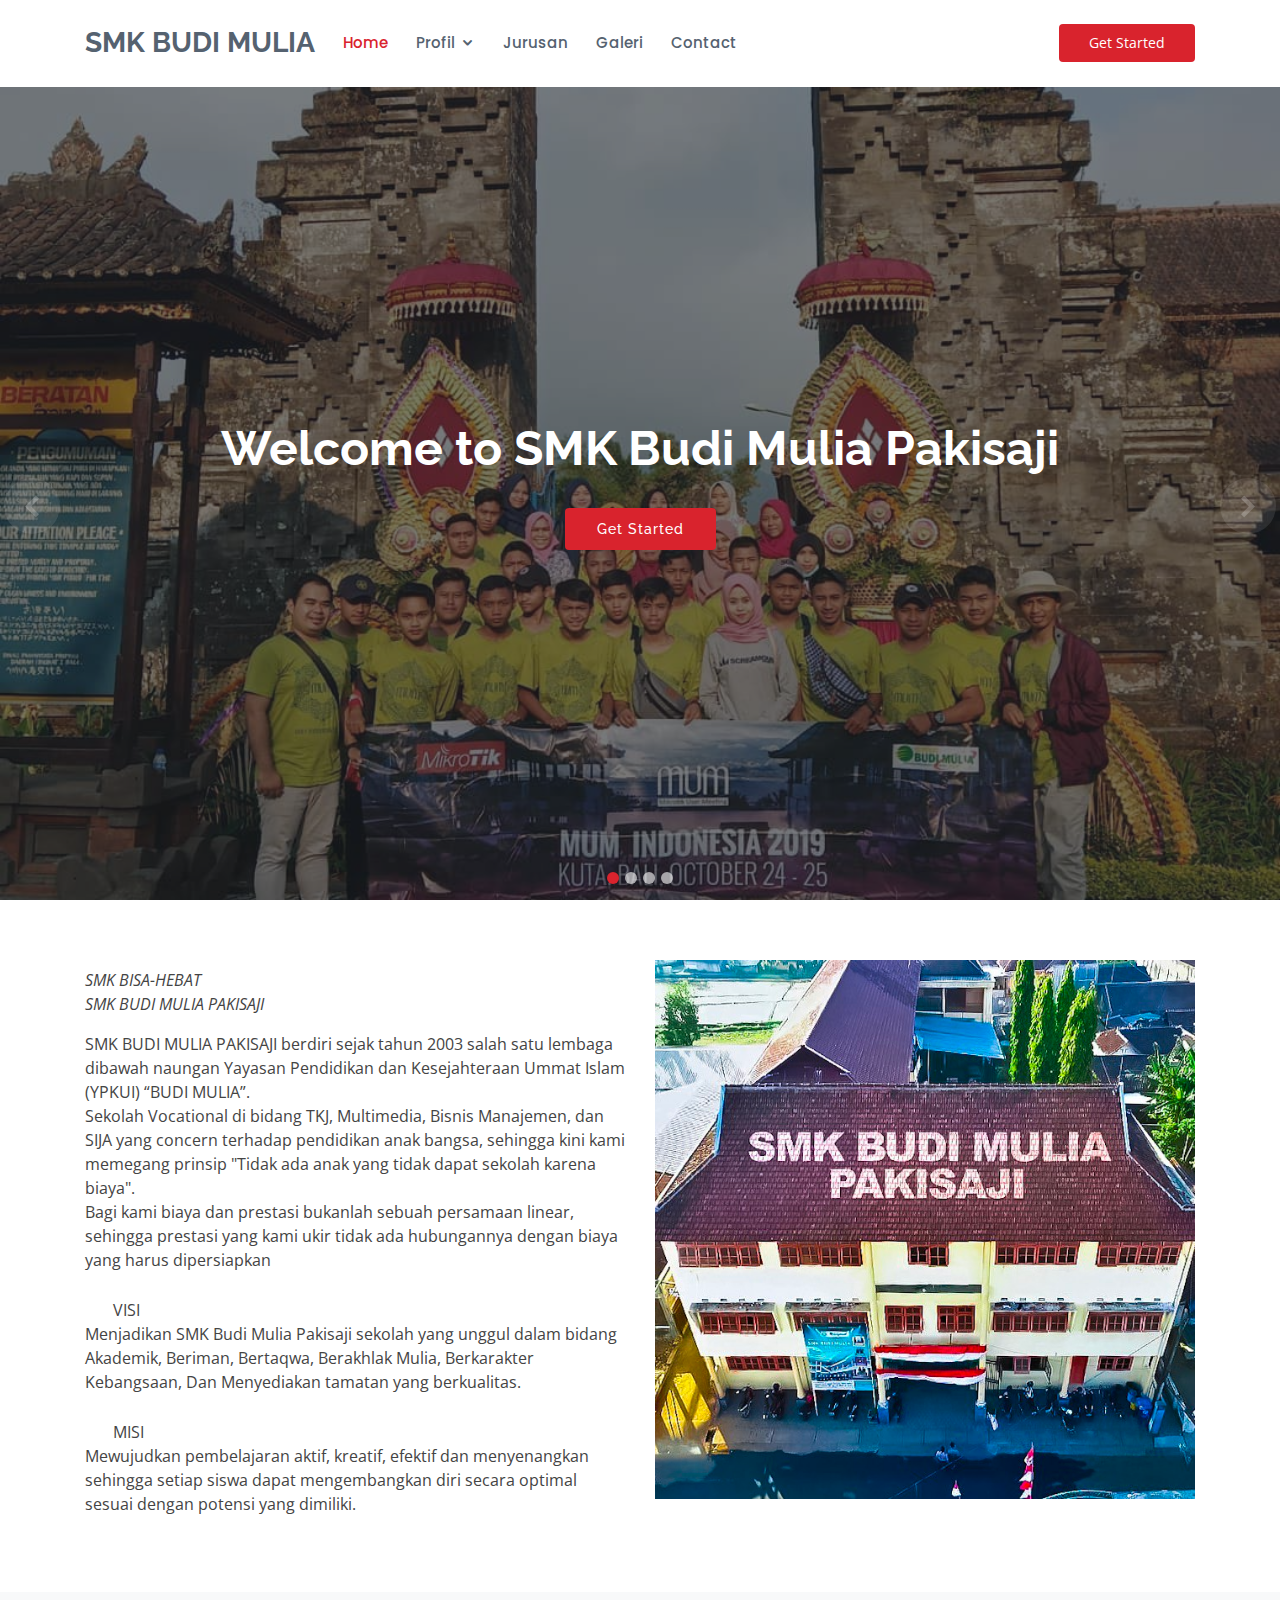
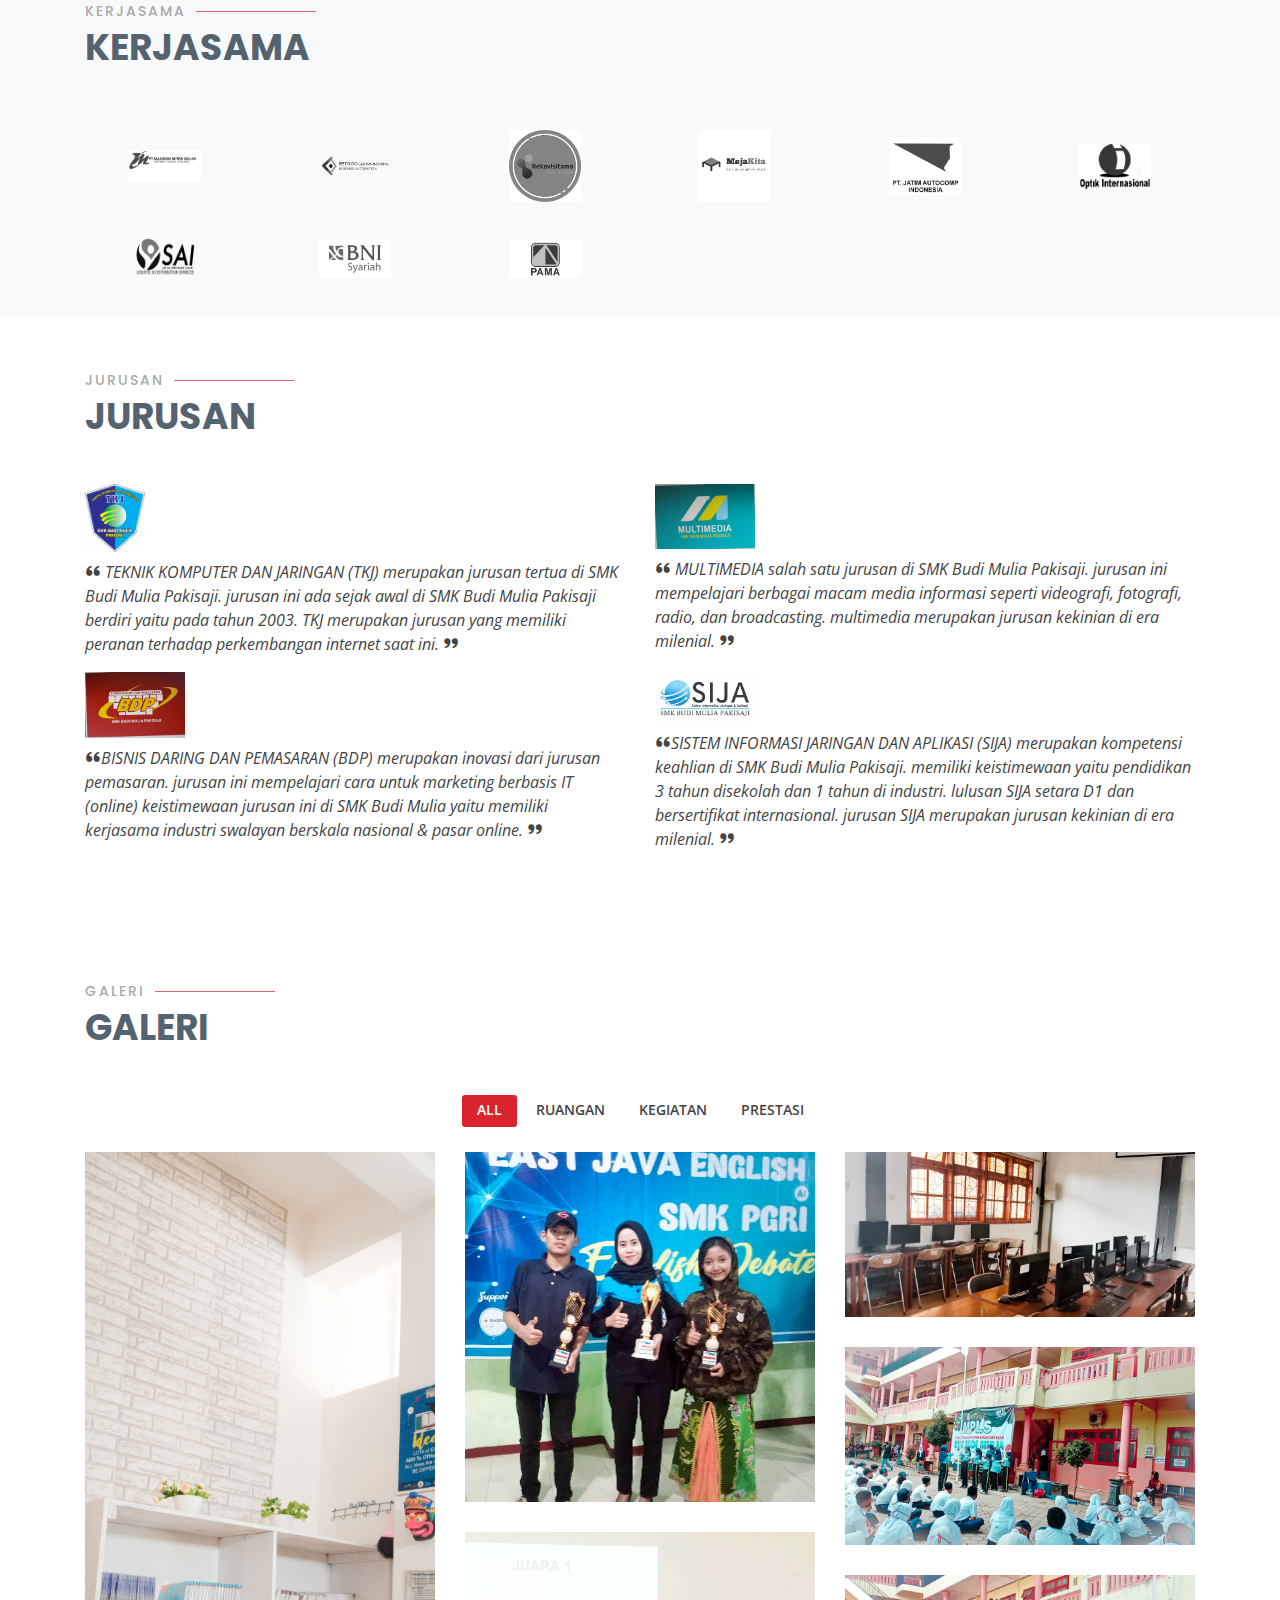
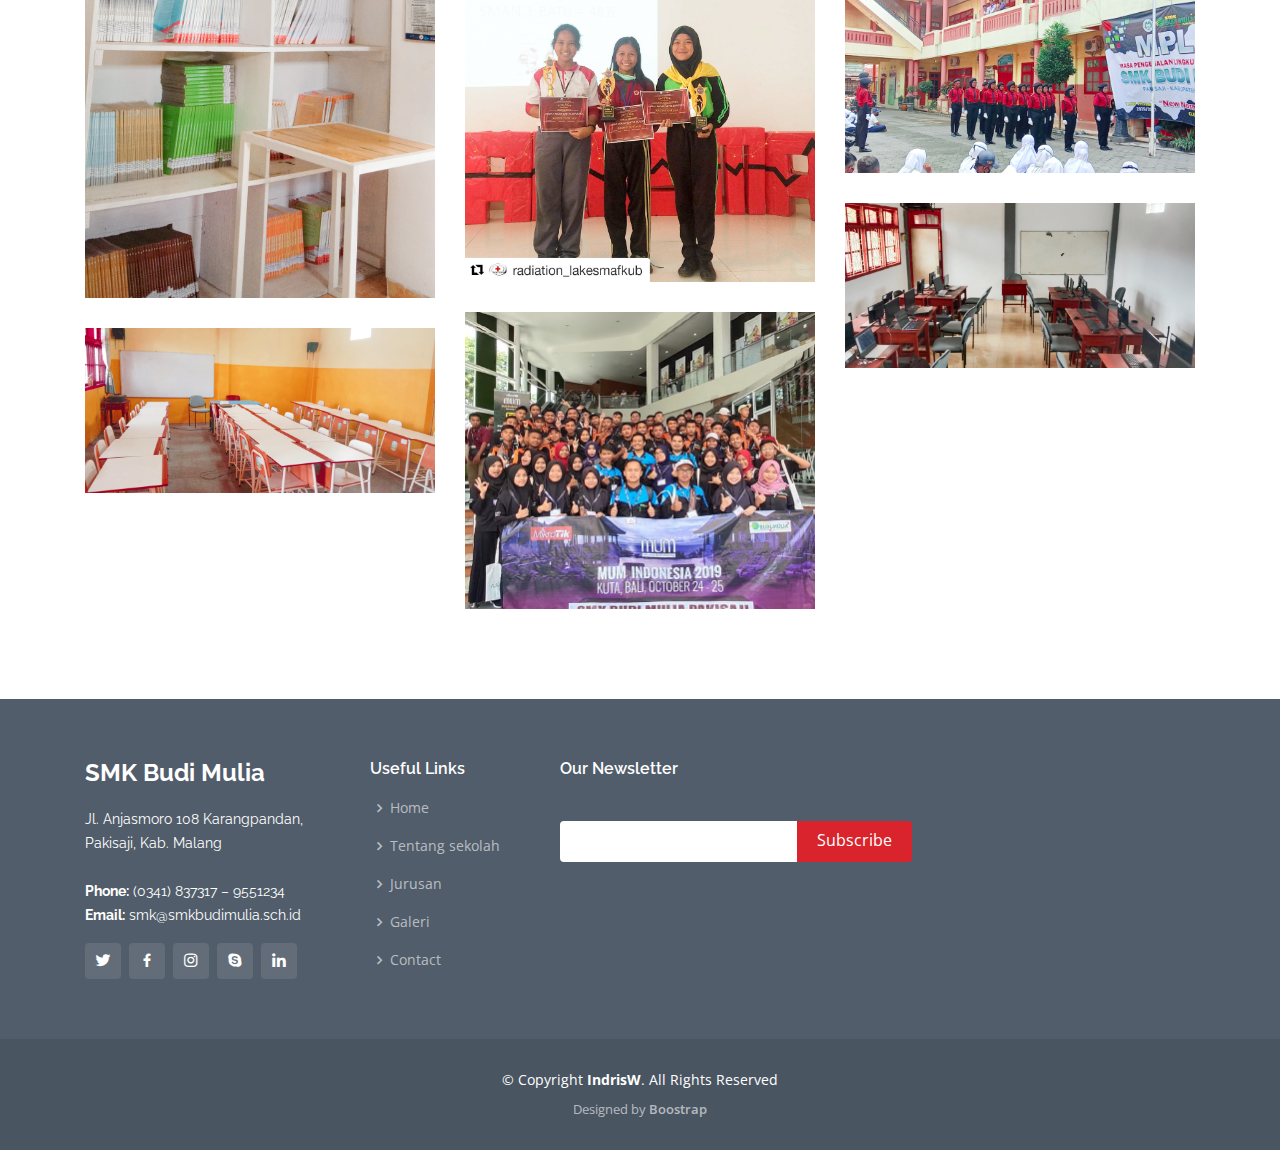
<file: index.html>
<!DOCTYPE html>
<html lang="en">

<head>
  <meta charset="utf-8">
  <meta content="width=device-width, initial-scale=1.0" name="viewport">

  <title>SMK Budi Mulia</title>
  <meta content="" name="descriptison">
  <meta content="" name="keywords">

  <!-- Favicons -->
  <link href="assets/img/favicon.jpg" rel="icon">
  <link href="assets/img/apple-touch-icon.png" rel="apple-touch-icon">

  <!-- Google Fonts -->
  <link href="https://fonts.googleapis.com/css?family=Open+Sans:300,300i,400,400i,600,600i,700,700i|Raleway:300,300i,400,400i,500,500i,600,600i,700,700i|Poppins:300,300i,400,400i,500,500i,600,600i,700,700i" rel="stylesheet">

  <!-- Vendor CSS Files -->
  <link href="assets/vendor/bootstrap/css/bootstrap.min.css" rel="stylesheet">
  <link href="assets/vendor/icofont/icofont.min.css" rel="stylesheet">
  <link href="assets/vendor/boxicons/css/boxicons.min.css" rel="stylesheet">
  <link href="assets/vendor/animate.css/animate.min.css" rel="stylesheet">
  <link href="assets/vendor/remixicon/remixicon.css" rel="stylesheet">
  <link href="assets/vendor/venobox/venobox.css" rel="stylesheet">
  <link href="assets/vendor/owl.carousel/assets/owl.carousel.min.css" rel="stylesheet">

  <!-- Template Main CSS File -->
  <link href="assets/css/style.css" rel="stylesheet">

  <!-- =======================================================
  * Template Name: Sailor - v2.1.0
  * Template URL: https://bootstrapmade.com/sailor-free-bootstrap-theme/
  * Author: BootstrapMade.com
  * License: https://bootstrapmade.com/license/
  ======================================================== -->
</head>

<body>

  <!-- ======= Header ======= -->
  <header id="header" class="fixed-top ">
    <div class="container d-flex align-items-center">

      <h1 class="logo"><a href="index.html">SMK Budi Mulia</a></h1>
      <!-- Uncomment below if you prefer to use an image logo -->
      <!-- <a href="index.html" class="logo"><img src="assets/img/logo.png" alt="" class="img-fluid"></a>-->

      <nav class="nav-menu d-none d-lg-block">

        <ul>
          <li class="active"><a href="index.html">Home</a></li>

          <li class="drop-down"><a href="#">Profil</a>
            <ul>
              <li><a href="profil.html">Profil</a></li>
              <li><a href="team.html">Team</a></li>
              <li><a href="testimonials.html">Testimonials</a></li>

              <li class="drop-down"><a href="#">Ekskul</a>
                <ul>
                  <li><a href="ekskul.html">Paskibra</a></li>
                  <li><a href="ekskul.html">PMR</a></li>
                  <li><a href="ekskul.html">Pramuka</a></li>
                  <li><a href="ekskul.html">PSHT</a></li>
                  <li><a href="ekskul.html">Al-Banjari</a></li>
                  <li><a href="ekskul.html">Qiro'ah</a></li>
                  <li><a href="ekskul.html">Band</a></li>
                  <li><a href="ekskul.html">English Club</a></li>
                  <li><a href="ekskul.html">Sepak Bola</a></li>

                </ul>
              </li>
            </ul>
          </li>

          <li><a href="jurusan.html">Jurusan</a></li>
          <li><a href="galeri.html">Galeri</a></li>

          <li><a href="contact.html">Contact</a></li>


        </ul>

      </nav><!-- .nav-menu -->

      <a href="index.html" class="get-started-btn ml-auto">Get Started</a>

    </div>
  </header><!-- End Header -->

  <!-- ======= Hero Section ======= -->
  <section id="hero">
    <div id="heroCarousel" class="carousel slide carousel-fade" data-ride="carousel">

      <ol class="carousel-indicators" id="hero-carousel-indicators"></ol>

      <div class="carousel-inner" role="listbox">

        <!-- Slide 1 -->
        <div class="carousel-item active" style="background-image: url(assets/img/slide/slide-1.jpg)">
          <div class="carousel-container">
            <div class="container">
              <h2 class="animate__animated animate__fadeInDown">Welcome to <span></span>SMK Budi Mulia Pakisaji</h2>
              <p class="animate__animated animate__fadeInUp"></p>
              <a href="profil.html" class="btn-get-started animate__animated animate__fadeInUp scrollto">Get Started</a>
            </div>
          </div>
        </div>

        <!-- Slide 2 -->
        <div class="carousel-item" style="background-image: url(assets/img/slide/slide-2.jpg)">
          <div class="carousel-container">
            <div class="container">
              <h2 class="animate__animated animate__fadeInDown">SMK Budi Mulia</h2>
              <p class="animate__animated animate__fadeInUp">SEKOLAH RUJUKAN NASIONAL SMART SCHOOL</p>
              <a href="profil.html" class="btn-get-started animate__animated animate__fadeInUp scrollto">Get Started</a>
            </div>
          </div>
        </div>

        <!-- Slide 3 -->
        <div class="carousel-item" style="background-image: url(assets/img/slide/slide-3.jpg)">
          <div class="carousel-container">
            <div class="container">
              <h2 class="animate__animated animate__fadeInDown">SMK Budi Mulia</h2>
              <p class="animate__animated animate__fadeInUp"> "Tidak ada anak yang tidak dapat sekolah karena biaya"</p>
              <a href="profil.html" class="btn-get-started animate__animated animate__fadeInUp scrollto">Get Started</a>
            </div>
          </div>
        </div>


        <!-- Slide 4 -->
        <div class="carousel-item" style="background-image: url(assets/img/slide/slide-4.jpg)">
          <div class="carousel-container">
            <div class="container">
              <h2 class="animate__animated animate__fadeInDown">SMK Budi Mulia</h2>
              <p class="animate__animated animate__fadeInUp"> "SMK BISA-HEBAT"</p>
              <a href="profil.html" class="btn-get-started animate__animated animate__fadeInUp scrollto">Get Started</a>
            </div>
          </div>
        </div>

      </div>

      <a class="carousel-control-prev" href="#heroCarousel" role="button" data-slide="prev">
        <span class="carousel-control-prev-icon icofont-simple-left" aria-hidden="true"></span>
        <span class="sr-only">Previous</span>
      </a>

      <a class="carousel-control-next" href="#heroCarousel" role="button" data-slide="next">
        <span class="carousel-control-next-icon icofont-simple-right" aria-hidden="true"></span>
        <span class="sr-only">Next</span>
      </a>

    </div>
  </section><!-- End Hero -->

  <main id="main">

    <!-- ======= About Section ======= -->
    <section id="about" class="about">
      <div class="container">

        <div class="row">
          <div class="col-lg-6 order-1 order-lg-2" data-aos="fade-left">
            <img src="assets/img/about.jpg" class="img-fluid" alt="">
          </div>
          <div class="col-lg-6 pt-4 pt-lg-0 order-2 order-lg-1 content" data-aos="fade-right">
            <h3></h3>
            <p class="font-italic">
               SMK BISA-HEBAT <br>
            SMK BUDI MULIA PAKISAJI
            </p>
             <p>
             SMK BUDI MULIA PAKISAJI berdiri sejak tahun 2003 salah satu lembaga dibawah naungan Yayasan Pendidikan dan Kesejahteraan Ummat Islam (YPKUI) “BUDI MULIA”.<br>
            Sekolah Vocational di bidang TKJ, Multimedia, Bisnis Manajemen, dan SIJA yang concern terhadap pendidikan anak bangsa, sehingga kini kami memegang prinsip <span>"Tidak ada anak yang tidak dapat sekolah karena biaya"</span>.<br>

Bagi kami biaya dan prestasi bukanlah sebuah persamaan linear, sehingga prestasi yang kami ukir tidak ada hubungannya dengan biaya yang harus dipersiapkan
            </p>
              <ul type="square">
                <li>VISI</li>
                <p>Menjadikan SMK Budi Mulia Pakisaji sekolah yang unggul dalam bidang Akademik, Beriman, Bertaqwa, Berakhlak Mulia, Berkarakter Kebangsaan, Dan Menyediakan tamatan yang berkualitas.</p>
              </ul>
            </p>

               <ul type="square">
                <li>MISI</li>
                <p>Mewujudkan pembelajaran aktif, kreatif, efektif dan menyenangkan sehingga setiap siswa dapat mengembangkan diri secara optimal sesuai dengan potensi yang dimiliki.</p>
              </ul>
            </p>

          </div>
        </div>

      </div>
    </section><!-- End About Section -->

    <!-- ======= Clients Section ======= -->
    <section id="clients" class="clients section-bg">
      <div class="container">

          <div class="section-title">
          <h2>Kerjasama</h2>
          <p>Kerjasama</p>
        </div>

        <div class="row">


          <div class="col-lg-2 col-md-4 col-6 d-flex align-items-center justify-content-center">
            <img src="assets/img/clients/client-1.jpeg" class="img-fluid" alt="">
          </div>

          <div class="col-lg-2 col-md-4 col-6 d-flex align-items-center justify-content-center">
            <img src="assets/img/clients/client-2.png" class="img-fluid" alt="">
          </div>

          <div class="col-lg-2 col-md-4 col-6 d-flex align-items-center justify-content-center">
            <img src="assets/img/clients/client-3.jpeg" class="img-fluid" alt="">
          </div>

          <div class="col-lg-2 col-md-4 col-6 d-flex align-items-center justify-content-center">
            <img src="assets/img/clients/client-4.png" class="img-fluid" alt="">
          </div>

          <div class="col-lg-2 col-md-4 col-6 d-flex align-items-center justify-content-center">
            <img src="assets/img/clients/client-5.png" class="img-fluid" alt="">
          </div>

          <div class="col-lg-2 col-md-4 col-6 d-flex align-items-center justify-content-center">
            <img src="assets/img/clients/client-6.jpeg" class="img-fluid" alt="">
          </div>

                 <div class="col-lg-2 col-md-4 col-6 d-flex align-items-center justify-content-center">
            <img src="assets/img/clients/client-7.jpeg" class="img-fluid" alt="">
          </div>

          <div class="col-lg-2 col-md-4 col-6 d-flex align-items-center justify-content-center">
            <img src="assets/img/clients/client-8.jpeg" class="img-fluid" alt="">
          </div>

          <div class="col-lg-2 col-md-4 col-6 d-flex align-items-center justify-content-center">
            <img src="assets/img/clients/client-9.jpeg" class="img-fluid" alt="">
          </div>   

        </div>

      </div>
    </section><!-- End Clients Section -->

    <!-- ======= Services Section ======= -->
    <section id="Jurusan" class="Jurusan">
      <div class="container">

        <div class="section-title">
          <h2>Jurusan</h2>
          <p>Jurusan</p>
        </div>

        <div class="row">

          <div class="col-lg-6">
            <div class="jurusan-item">
              <img src="assets/img/jurusan/jurusan-1.jpg" class="jurusan-img" alt="" width="60">
              <h4><a href="#"></a></h4>
              <p class="font-italic">
                <i class="bx bxs-quote-alt-left quote-icon-left"></i>
              TEKNIK KOMPUTER DAN JARINGAN (TKJ) merupakan jurusan tertua di SMK Budi Mulia Pakisaji. jurusan ini ada sejak awal di SMK Budi Mulia Pakisaji berdiri yaitu pada tahun 2003. TKJ merupakan jurusan yang memiliki peranan terhadap perkembangan internet saat ini.
              <i class="bx bxs-quote-alt-right quote-icon-right"></i>
            </p>
            </div>
          </div>


            <div class="col-lg-6">
            <div class="jurusan-item">
              <img src="assets/img/jurusan/jurusan-2.jpg" class="jurusan-img" alt="" width="100">
              <h4><a href="#"></a></h4>
              <p class="font-italic">
                <i class="bx bxs-quote-alt-left quote-icon-left"></i>
                MULTIMEDIA salah satu jurusan di SMK Budi Mulia Pakisaji. jurusan ini mempelajari berbagai macam media informasi seperti videografi, fotografi, radio, dan broadcasting. multimedia merupakan jurusan kekinian di era milenial.
                <i class="bx bxs-quote-alt-right quote-icon-right"></i>
              </p>
            </div>
          </div>


            <div class="col-lg-6">
            <div class="jurusan-item">
              <img src="assets/img/jurusan/jurusan-3.jpg" class="jurusan-img" alt="" width="100">
              <h4><a href="#"></a></h4>
              <p class="font-italic">
           <i class="bx bxs-quote-alt-left quote-icon-left"></i>BISNIS DARING DAN PEMASARAN (BDP) merupakan inovasi dari jurusan pemasaran. jurusan ini mempelajari cara untuk marketing berbasis IT (online) keistimewaan jurusan ini di SMK Budi Mulia yaitu memiliki kerjasama industri swalayan berskala nasional & pasar online.
               <i class="bx bxs-quote-alt-right quote-icon-right"></i>
              </p>
            </div>
          </div>



            <div class="col-lg-6">
            <div class="jurusan-item">
              <img src="assets/img/jurusan/jurusan-4.jpg" class="jurusan-img" alt="" width="100">
              <h4><a href="#"></a></h4>
              <p class="font-italic">
                <i class="bx bxs-quote-alt-left quote-icon-left"></i>SISTEM INFORMASI JARINGAN DAN APLIKASI (SIJA) merupakan kompetensi keahlian di SMK Budi Mulia Pakisaji. memiliki keistimewaan yaitu pendidikan 3 tahun disekolah dan 1 tahun di industri. lulusan SIJA setara D1 dan bersertifikat internasional. jurusan SIJA merupakan jurusan kekinian di era milenial. 
                 <i class="bx bxs-quote-alt-right quote-icon-right"></i>           
                </p>
            </div>
          </div>
    </section> 
   <!-- End Services Section -->

    <!-- ======= Portfolio Section ======= -->
    <section id="portfolio" class="portfolio">
      <div class="container">

        <div class="section-title">
          <h2>galeri</h2>
          <p>galeri</p>
        </div>

        <div class="row">
          <div class="col-lg-12 d-flex justify-content-center">
            <ul id="portfolio-flters">
              <li data-filter="*" class="filter-active">All</li>
              <li data-filter=".filter-app">ruangan</li>
              <li data-filter=".filter-card">kegiatan</li>
              <li data-filter=".filter-web">prestasi</li>
            </ul>
          </div>
        </div>

        <div class="row portfolio-container">

          <div class="col-lg-4 col-md-6 portfolio-item filter-app">
            <div class="portfolio-wrap">
              <img src="assets/img/portfolio/portfolio-1.jpg" class="img-fluid" alt="">
              <div class="portfolio-info">
                <h4>RUANGAN</h4>
                <p>perpus</p>
                <div class="portfolio-links">
                  <a href="assets/img/portfolio/portfolio-1.jpg" data-gall="portfolioGallery" class="venobox" title="App 1"><i class="bx bx-plus"></i></a>
                  <a href="portfolio-details.html" data-gall="portfolioDetailsGallery" data-vbtype="iframe" class="venobox" title="Portfolio Details"><i class="bx bx-link"></i></a>
                </div>
              </div>
            </div>
          </div>

          <div class="col-lg-4 col-md-6 portfolio-item filter-web">
            <div class="portfolio-wrap">
              <img src="assets/img/portfolio/portfolio-3.jpg" class="img-fluid" alt="">
              <div class="portfolio-info">
                <h4>PRESTASI</h4>
                <p>East Java Englich Club tingkat Provinsi Jawa Timur</p>
                <div class="portfolio-links">
                  <a href="assets/img/portfolio/portfolio-3.jpg" data-gall="portfolioGallery" class="venobox" title="Web 3"><i class="bx bx-plus"></i></a>
                  <a href="portfolio-details.html" data-gall="portfolioDetailsGallery" data-vbtype="iframe" class="venobox" title="Portfolio Details"><i class="bx bx-link"></i></a>
                </div>
              </div>
            </div>
          </div>

          <div class="col-lg-4 col-md-6 portfolio-item filter-app">
            <div class="portfolio-wrap">
              <img src="assets/img/portfolio/portfolio-11.jpg" class="img-fluid" alt="">
              <div class="portfolio-info">
                <h4>RUANGAN</h4>
                <p>Lab.Jaringan</p>
                <div class="portfolio-links">
                  <a href="assets/img/portfolio/portfolio-11.jpg" data-gall="portfolioGallery" class="venobox" title="App 2"><i class="bx bx-plus"></i></a>
                  <a href="portfolio-details.html" data-gall="portfolioDetailsGallery" data-vbtype="iframe" class="venobox" title="Portfolio Details"><i class="bx bx-link"></i></a>
                </div>
              </div>
            </div>
          </div>

          <div class="col-lg-4 col-md-6 portfolio-item filter-card">
            <div class="portfolio-wrap">
              <img src="assets/img/portfolio/portfolio-2.jpg" class="img-fluid" alt="">
              <div class="portfolio-info">
                <h4>KEGIATAN</h4>
                <p>Demo PMR</p>
                <div class="portfolio-links">
                  <a href="assets/img/portfolio/portfolio-2.jpg" data-gall="portfolioGallery" class="venobox" title="Card 2"><i class="bx bx-plus"></i></a>
                  <a href="portfolio-details.html" data-gall="portfolioDetailsGallery" data-vbtype="iframe" class="venobox" title="Portfolio Details"><i class="bx bx-link"></i></a>
                </div>
              </div>
            </div>
          </div>

          <div class="col-lg-4 col-md-6 portfolio-item filter-web">
            <div class="portfolio-wrap">
              <img src="assets/img/portfolio/portfolio-6.jpg" class="img-fluid" alt="">
              <div class="portfolio-info">
                <h4>PRESTASI</h4>
                <p>Lomba PMR LAKESMA FKUB</p>
                <div class="portfolio-links">
                  <a href="assets/img/portfolio/portfolio-6.jpg" data-gall="portfolioGallery" class="venobox" title="Web 2"><i class="bx bx-plus"></i></a>
                  <a href="portfolio-details.html" data-gall="portfolioDetailsGallery" data-vbtype="iframe" class="venobox" title="Portfolio Details"><i class="bx bx-link"></i></a>
                </div>
              </div>
            </div>
          </div>

            <div class="col-lg-4 col-md-6 portfolio-item filter-card">
            <div class="portfolio-wrap">
              <img src="assets/img/portfolio/portfolio-4.jpg" class="img-fluid" alt="">
              <div class="portfolio-info">
                <h4>KEGIATAN</h4>
                <p>Demo PASKIB</p>
                <div class="portfolio-links">
                  <a href="assets/img/portfolio/portfolio-4.jpg" data-gall="portfolioGallery" class="venobox" title="Card 1"><i class="bx bx-plus"></i></a>
                  <a href="portfolio-details.html" data-gall="portfolioDetailsGallery" data-vbtype="iframe" class="venobox" title="Portfolio Details"><i class="bx bx-link"></i></a>
                </div>
              </div>
            </div>
          </div>

          <div class="col-lg-4 col-md-6 portfolio-item filter-app">
            <div class="portfolio-wrap">
              <img src="assets/img/portfolio/portfolio-12.jpg" class="img-fluid" alt="">
              <div class="portfolio-info">
                <h4>RUANGAN</h4>
                <p>Lab. Aplikasi</p>
                <div class="portfolio-links">
                  <a href="assets/img/portfolio/portfolio-12.jpg" data-gall="portfolioGallery" class="venobox" title="App 3"><i class="bx bx-plus"></i></a>
                  <a href="portfolio-details.html" data-gall="portfolioDetailsGallery" data-vbtype="iframe" class="venobox" title="Portfolio Details"><i class="bx bx-link"></i></a>
                </div>
              </div>
            </div>
          </div>



          <div class="col-lg-4 col-md-6 portfolio-item filter-card">
            <div class="portfolio-wrap">
              <img src="assets/img/portfolio/portfolio-7.jpg" class="img-fluid" alt="">
              <div class="portfolio-info">
                <h4>KEGIATAN</h4>
                <p>MUM BALI 2019</p>
                <div class="portfolio-links">
                  <a href="assets/img/portfolio/portfolio-7.jpg" data-gall="portfolioGallery" class="venobox" title="Card 3"><i class="bx bx-plus"></i></a>
                  <a href="portfolio-details.html" data-gall="portfolioDetailsGallery" data-vbtype="iframe" class="venobox" title="Portfolio Details"><i class="bx bx-link"></i></a>
                </div>
              </div>
            </div>
          </div>

          <div class="col-lg-4 col-md-6 portfolio-item filter-app">
            <div class="portfolio-wrap">
              <img src="assets/img/portfolio/portfolio-13.jpg" class="img-fluid" alt="">
              <div class="portfolio-info">
                <h4>RUANGAN</h4>
                <p>Lab. Simulasi Digital</p>
                <div class="portfolio-links">
                  <a href="assets/img/portfolio/portfolio-13.jpg" data-gall="portfolioGallery" class="venobox" title="App 4"><i class="bx bx-plus"></i></a>
                  <a href="portfolio-details.html" data-gall="portfolioDetailsGallery" data-vbtype="iframe" class="venobox" title="Portfolio Details"><i class="bx bx-link"></i></a>
                </div>
              </div>
            </div>
          </div>


        </div>

      </div>
    </section><!-- End Portfolio Section -->

  </main><!-- End #main -->

 <!-- ======= Footer ======= -->
  <footer id="footer">
    <div class="footer-top">
      <div class="container">
        <div class="row">

          <div class="col-lg-3 col-md-6">
            <div class="footer-info">
              <h3>SMK Budi Mulia</h3>
              <p>
                Jl. Anjasmoro 108  Karangpandan, Pakisaji, Kab. Malang<br><br>
                <strong>Phone:</strong> (0341) 837317 – 9551234<br>
                <strong>Email:</strong>  smk@smkbudimulia.sch.id<br>
              </p>
              <div class="social-links mt-3">
                <a href="#" class="twitter"><i class="bx bxl-twitter"></i></a>
                <a href="#" class="facebook"><i class="bx bxl-facebook"></i></a>
                <a href="#" class="instagram"><i class="bx bxl-instagram"></i></a>
                <a href="#" class="google-plus"><i class="bx bxl-skype"></i></a>
                <a href="#" class="linkedin"><i class="bx bxl-linkedin"></i></a>
              </div>
            </div>
          </div>

          <div class="col-lg-2 col-md-6 footer-links">
            <h4>Useful Links</h4>
            <ul>
              <li><i class="bx bx-chevron-right"></i> <a href="#">Home</a></li>
              <li><i class="bx bx-chevron-right"></i> <a href="#">Tentang sekolah</a></li>
              <li><i class="bx bx-chevron-right"></i> <a href="#">Jurusan</a></li>
              <li><i class="bx bx-chevron-right"></i> <a href="#">Galeri</a></li>
              <li><i class="bx bx-chevron-right"></i> <a href="#">Contact</a></li>
            </ul>
          </div>


          <div class="col-lg-4 col-md-6 footer-newsletter">
            <h4>Our Newsletter</h4>
            <p></p>
            <form action="" method="post">
              <input type="email" name="email"><input type="submit" value="Subscribe">
            </form>

          </div>

        </div>
      </div>
    </div>

    <div class="container">
      <div class="copyright">
        &copy; Copyright <strong><span>IndrisW</span></strong>. All Rights Reserved
      </div>
      <div class="credits">
        <!-- All the links in the footer should remain intact. -->
        <!-- You can delete the links only if you purchased the pro version. -->
        <!-- Licensing information: https://bootstrapmade.com/license/ -->
        <!-- Purchase the pro version with working PHP/AJAX contact form: https://bootstrapmade.com/sailor-free-bootstrap-theme/ -->
        Designed by <a href="https://bootstrapmade.com/">Boostrap</a>
      </div>
    </div>
  </footer><!-- End Footer -->

  <a href="#" class="back-to-top"><i class="icofont-simple-up"></i></a>

  <!-- Vendor JS Files -->
  <script src="assets/vendor/jquery/jquery.min.js"></script>
  <script src="assets/vendor/bootstrap/js/bootstrap.bundle.min.js"></script>
  <script src="assets/vendor/jquery.easing/jquery.easing.min.js"></script>
  <script src="assets/vendor/php-email-form/validate.js"></script>
  <script src="assets/vendor/isotope-layout/isotope.pkgd.min.js"></script>
  <script src="assets/vendor/venobox/venobox.min.js"></script>
  <script src="assets/vendor/waypoints/jquery.waypoints.min.js"></script>
  <script src="assets/vendor/owl.carousel/owl.carousel.min.js"></script>

  <!-- Template Main JS File -->
  <script src="assets/js/main.js"></script>

</body>

</html>
</file>
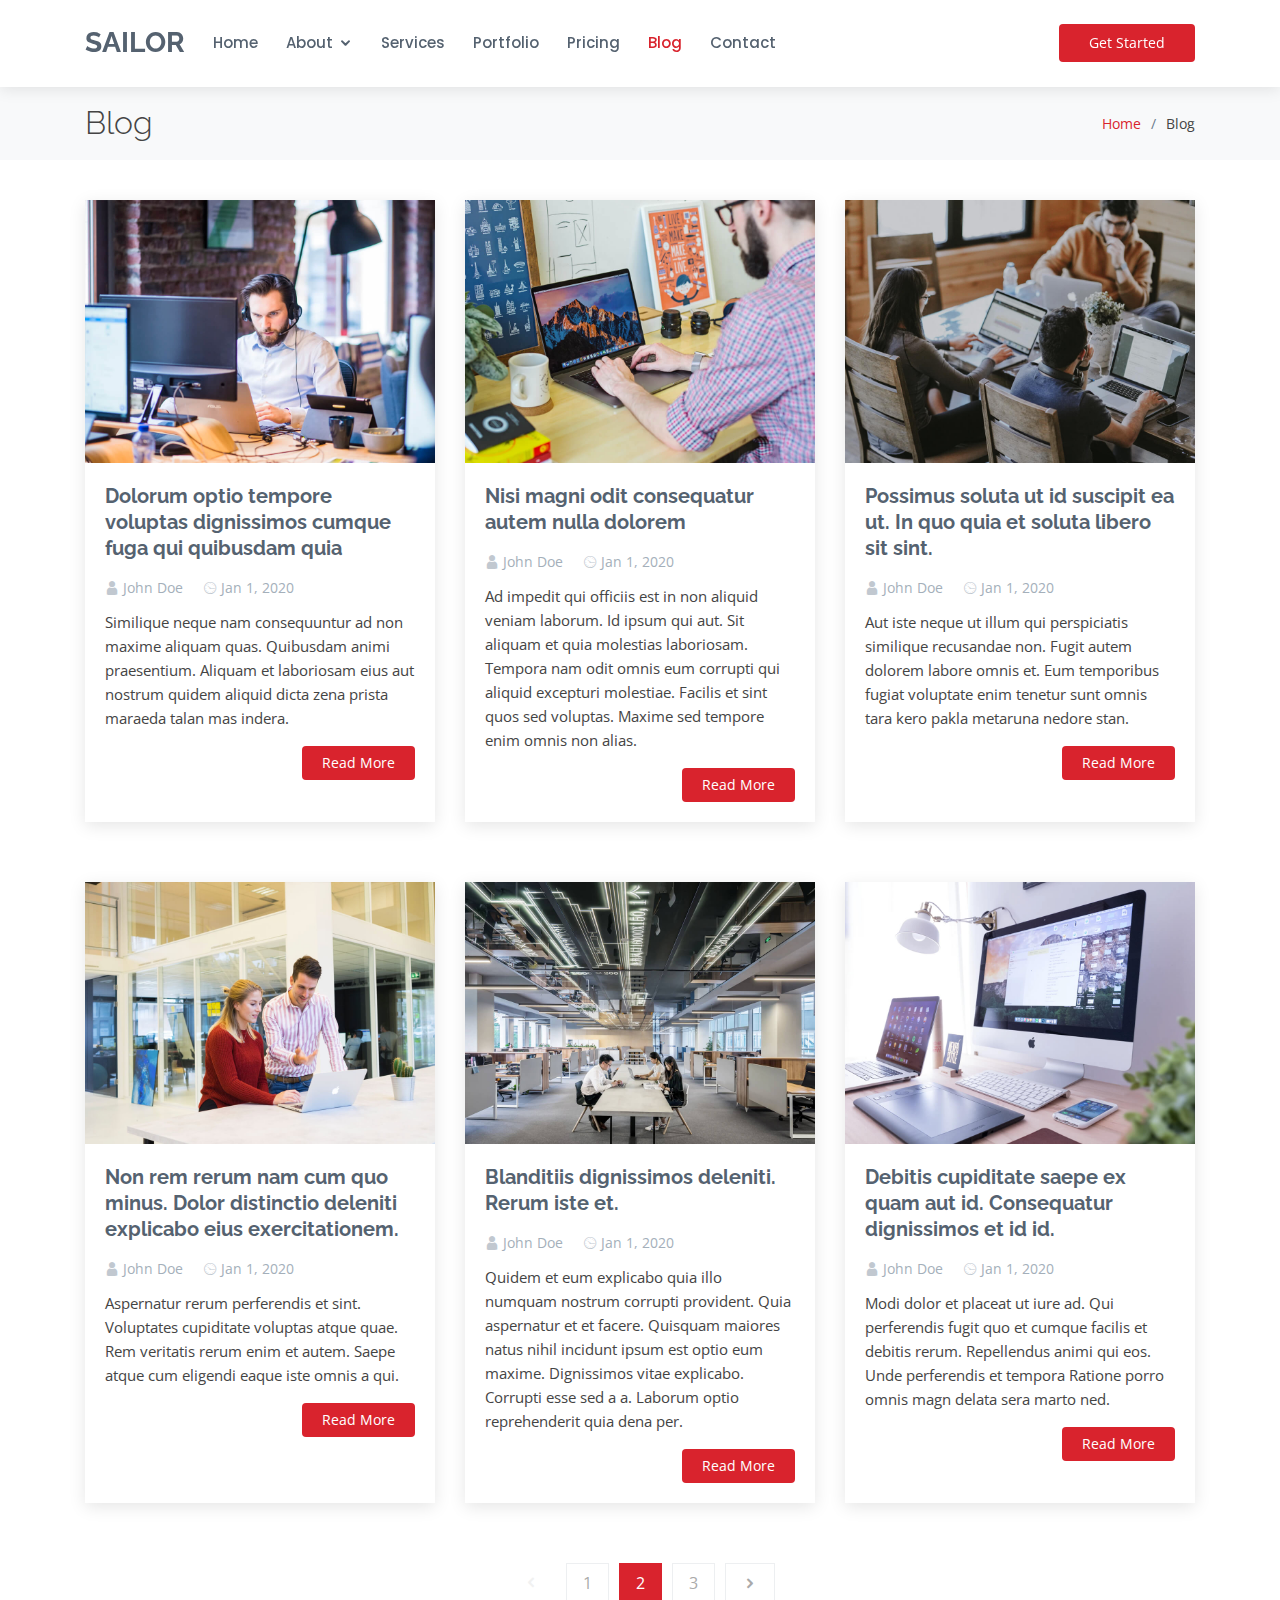
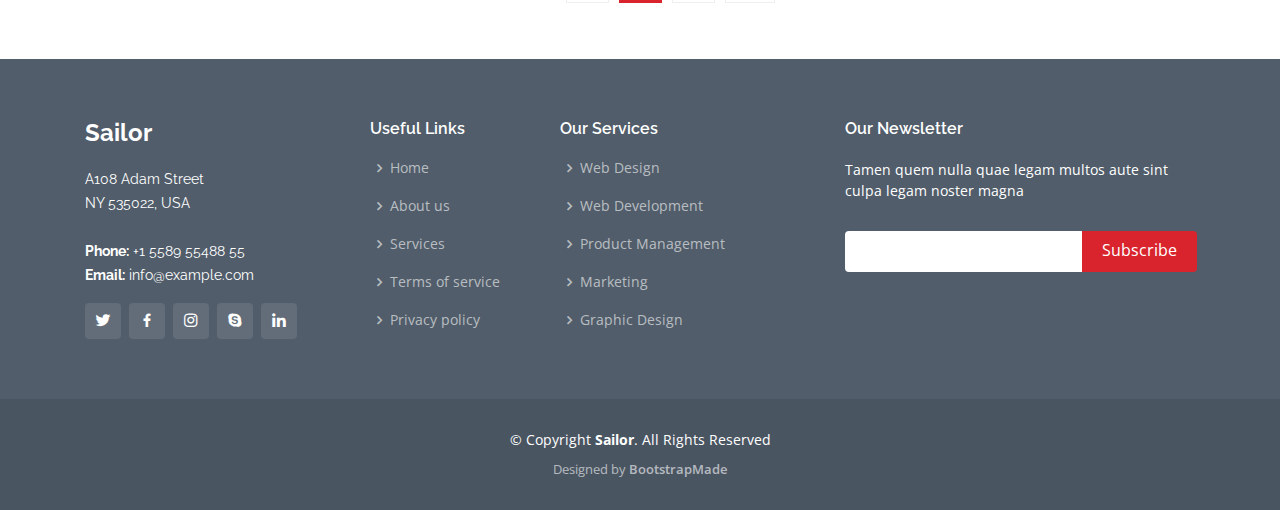
<file: blog.html>
<!DOCTYPE html>
<html lang="en">

<head>
  <meta charset="utf-8">
  <meta content="width=device-width, initial-scale=1.0" name="viewport">

  <title>Blog - Sailor Bootstrap Template</title>
  <meta content="" name="descriptison">
  <meta content="" name="keywords">

  <!-- Favicons -->
  <link href="assets/img/favicon.png" rel="icon">
  <link href="assets/img/apple-touch-icon.png" rel="apple-touch-icon">

  <!-- Google Fonts -->
  <link href="https://fonts.googleapis.com/css?family=Open+Sans:300,300i,400,400i,600,600i,700,700i|Raleway:300,300i,400,400i,500,500i,600,600i,700,700i|Poppins:300,300i,400,400i,500,500i,600,600i,700,700i" rel="stylesheet">

  <!-- Vendor CSS Files -->
  <link href="assets/vendor/bootstrap/css/bootstrap.min.css" rel="stylesheet">
  <link href="assets/vendor/icofont/icofont.min.css" rel="stylesheet">
  <link href="assets/vendor/boxicons/css/boxicons.min.css" rel="stylesheet">
  <link href="assets/vendor/animate.css/animate.min.css" rel="stylesheet">
  <link href="assets/vendor/remixicon/remixicon.css" rel="stylesheet">
  <link href="assets/vendor/venobox/venobox.css" rel="stylesheet">
  <link href="assets/vendor/owl.carousel/assets/owl.carousel.min.css" rel="stylesheet">

  <!-- Template Main CSS File -->
  <link href="assets/css/style.css" rel="stylesheet">

  <!-- =======================================================
  * Template Name: Sailor - v2.1.0
  * Template URL: https://bootstrapmade.com/sailor-free-bootstrap-theme/
  * Author: BootstrapMade.com
  * License: https://bootstrapmade.com/license/
  ======================================================== -->
</head>

<body>

  <!-- ======= Header ======= -->
  <header id="header" class="fixed-top header-inner-pages">
    <div class="container d-flex align-items-center">

      <h1 class="logo"><a href="index.html">Sailor</a></h1>
      <!-- Uncomment below if you prefer to use an image logo -->
      <!-- <a href="index.html" class="logo"><img src="assets/img/logo.png" alt="" class="img-fluid"></a>-->

      <nav class="nav-menu d-none d-lg-block">

        <ul>
          <li><a href="index.html">Home</a></li>

          <li class="drop-down"><a href="#">About</a>
            <ul>
              <li><a href="about.html">About Us</a></li>
              <li><a href="team.html">Team</a></li>
              <li><a href="testimonials.html">Testimonials</a></li>

              <li class="drop-down"><a href="#">Deep Drop Down</a>
                <ul>
                  <li><a href="#">Deep Drop Down 1</a></li>
                  <li><a href="#">Deep Drop Down 2</a></li>
                  <li><a href="#">Deep Drop Down 3</a></li>
                  <li><a href="#">Deep Drop Down 4</a></li>
                  <li><a href="#">Deep Drop Down 5</a></li>
                </ul>
              </li>
            </ul>
          </li>

          <li><a href="services.html">Services</a></li>
          <li><a href="portfolio.html">Portfolio</a></li>
          <li><a href="pricing.html">Pricing</a></li>
          <li class="active"><a href="blog.html">Blog</a></li>
          <li><a href="contact.html">Contact</a></li>

        </ul>

      </nav><!-- .nav-menu -->

      <a href="index.html" class="get-started-btn ml-auto">Get Started</a>

    </div>
  </header><!-- End Header -->

  <main id="main">

    <!-- ======= Breadcrumbs ======= -->
    <section id="breadcrumbs" class="breadcrumbs">
      <div class="container">

        <div class="d-flex justify-content-between align-items-center">
          <h2>Blog</h2>
          <ol>
            <li><a href="index.html">Home</a></li>
            <li>Blog</li>
          </ol>
        </div>

      </div>
    </section><!-- End Breadcrumbs -->

    <!-- ======= Blog Section ======= -->
    <section id="blog" class="blog">
      <div class="container">

        <div class="row">

          <div class="col-lg-4  col-md-6 d-flex align-items-stretch" data-aos="fade-up">
            <article class="entry">

              <div class="entry-img">
                <img src="assets/img/blog-1.jpg" alt="" class="img-fluid">
              </div>

              <h2 class="entry-title">
                <a href="blog-single.html">Dolorum optio tempore voluptas dignissimos cumque fuga qui quibusdam quia</a>
              </h2>

              <div class="entry-meta">
                <ul>
                  <li class="d-flex align-items-center"><i class="icofont-user"></i> <a href="blog-single.html">John Doe</a></li>
                  <li class="d-flex align-items-center"><i class="icofont-wall-clock"></i> <a href="blog-single.html"><time datetime="2020-01-01">Jan 1, 2020</time></a></li>
                </ul>
              </div>

              <div class="entry-content">
                <p>
                  Similique neque nam consequuntur ad non maxime aliquam quas. Quibusdam animi praesentium. Aliquam et laboriosam eius aut nostrum quidem aliquid dicta zena prista maraeda talan mas indera.
                </p>
                <div class="read-more">
                  <a href="blog-single.html">Read More</a>
                </div>
              </div>

            </article><!-- End blog entry -->
          </div>

          <div class="col-lg-4  col-md-6 d-flex align-items-stretch" data-aos="fade-up">
            <article class="entry">

              <div class="entry-img">
                <img src="assets/img/blog-2.jpg" alt="" class="img-fluid">
              </div>

              <h2 class="entry-title">
                <a href="blog-single.html">Nisi magni odit consequatur autem nulla dolorem</a>
              </h2>

              <div class="entry-meta">
                <ul>
                  <li class="d-flex align-items-center"><i class="icofont-user"></i> <a href="blog-single.html">John Doe</a></li>
                  <li class="d-flex align-items-center"><i class="icofont-wall-clock"></i> <a href="blog-single.html"><time datetime="2020-01-01">Jan 1, 2020</time></a></li>
                </ul>
              </div>

              <div class="entry-content">
                <p>
                  Ad impedit qui officiis est in non aliquid veniam laborum. Id ipsum qui aut. Sit aliquam et quia molestias laboriosam. Tempora nam odit omnis eum corrupti qui aliquid excepturi molestiae. Facilis et sint quos sed voluptas. Maxime sed tempore enim omnis non alias.
                </p>
                <div class="read-more">
                  <a href="blog-single.html">Read More</a>
                </div>
              </div>

            </article><!-- End blog entry -->
          </div>

          <div class="col-lg-4  col-md-6 d-flex align-items-stretch" data-aos="fade-up">
            <article class="entry">

              <div class="entry-img">
                <img src="assets/img/blog-3.jpg" alt="" class="img-fluid">
              </div>

              <h2 class="entry-title">
                <a href="blog-single.html">Possimus soluta ut id suscipit ea ut. In quo quia et soluta libero sit sint.</a>
              </h2>

              <div class="entry-meta">
                <ul>
                  <li class="d-flex align-items-center"><i class="icofont-user"></i> <a href="blog-single.html">John Doe</a></li>
                  <li class="d-flex align-items-center"><i class="icofont-wall-clock"></i> <a href="blog-single.html"><time datetime="2020-01-01">Jan 1, 2020</time></a></li>
                </ul>
              </div>

              <div class="entry-content">
                <p>
                  Aut iste neque ut illum qui perspiciatis similique recusandae non. Fugit autem dolorem labore omnis et. Eum temporibus fugiat voluptate enim tenetur sunt omnis tara kero pakla metaruna nedore stan.
                </p>
                <div class="read-more">
                  <a href="blog-single.html">Read More</a>
                </div>
              </div>

            </article><!-- End blog entry -->
          </div>

          <div class="col-lg-4  col-md-6 d-flex align-items-stretch" data-aos="fade-up">
            <article class="entry">

              <div class="entry-img">
                <img src="assets/img/blog-4.jpg" alt="" class="img-fluid">
              </div>

              <h2 class="entry-title">
                <a href="blog-single.html">Non rem rerum nam cum quo minus. Dolor distinctio deleniti explicabo eius exercitationem.</a>
              </h2>

              <div class="entry-meta">
                <ul>
                  <li class="d-flex align-items-center"><i class="icofont-user"></i> <a href="blog-single.html">John Doe</a></li>
                  <li class="d-flex align-items-center"><i class="icofont-wall-clock"></i> <a href="blog-single.html"><time datetime="2020-01-01">Jan 1, 2020</time></a></li>
                </ul>
              </div>

              <div class="entry-content">
                <p>
                  Aspernatur rerum perferendis et sint. Voluptates cupiditate voluptas atque quae. Rem veritatis rerum enim et autem. Saepe atque cum eligendi eaque iste omnis a qui.
                </p>
                <div class="read-more">
                  <a href="blog-single.html">Read More</a>
                </div>
              </div>

            </article><!-- End blog entry -->
          </div>

          <div class="col-lg-4  col-md-6 d-flex align-items-stretch" data-aos="fade-up">
            <article class="entry">

              <div class="entry-img">
                <img src="assets/img/blog-5.jpg" alt="" class="img-fluid">
              </div>

              <h2 class="entry-title">
                <a href="blog-single.html">Blanditiis dignissimos deleniti. Rerum iste et.</a>
              </h2>

              <div class="entry-meta">
                <ul>
                  <li class="d-flex align-items-center"><i class="icofont-user"></i> <a href="blog-single.html">John Doe</a></li>
                  <li class="d-flex align-items-center"><i class="icofont-wall-clock"></i> <a href="blog-single.html"><time datetime="2020-01-01">Jan 1, 2020</time></a></li>
                </ul>
              </div>

              <div class="entry-content">
                <p>
                  Quidem et eum explicabo quia illo numquam nostrum corrupti provident. Quia aspernatur et et facere. Quisquam maiores natus nihil incidunt ipsum est optio eum maxime. Dignissimos vitae explicabo. Corrupti esse sed a a. Laborum optio reprehenderit quia dena per.
                </p>
                <div class="read-more">
                  <a href="blog-single.html">Read More</a>
                </div>
              </div>

            </article><!-- End blog entry -->
          </div>

          <div class="col-lg-4  col-md-6 d-flex align-items-stretch" data-aos="fade-up">
            <article class="entry">

              <div class="entry-img">
                <img src="assets/img/blog-6.jpg" alt="" class="img-fluid">
              </div>

              <h2 class="entry-title">
                <a href="blog-single.html">Debitis cupiditate saepe ex quam aut id. Consequatur dignissimos et id id.</a>
              </h2>

              <div class="entry-meta">
                <ul>
                  <li class="d-flex align-items-center"><i class="icofont-user"></i> <a href="blog-single.html">John Doe</a></li>
                  <li class="d-flex align-items-center"><i class="icofont-wall-clock"></i> <a href="blog-single.html"><time datetime="2020-01-01">Jan 1, 2020</time></a></li>
                </ul>
              </div>

              <div class="entry-content">
                <p>
                  Modi dolor et placeat ut iure ad. Qui perferendis fugit quo et cumque facilis et debitis rerum. Repellendus animi qui eos. Unde perferendis et tempora Ratione porro omnis magn delata sera marto ned.
                </p>
                <div class="read-more">
                  <a href="blog-single.html">Read More</a>
                </div>
              </div>

            </article><!-- End blog entry -->
          </div>

        </div>

        <div class="blog-pagination" data-aos="fade-up">
          <ul class="justify-content-center">
            <li class="disabled"><i class="icofont-rounded-left"></i></li>
            <li><a href="#">1</a></li>
            <li class="active"><a href="#">2</a></li>
            <li><a href="#">3</a></li>
            <li><a href="#"><i class="icofont-rounded-right"></i></a></li>
          </ul>
        </div>

      </div>
    </section><!-- End Blog Section -->

  </main><!-- End #main -->

  <!-- ======= Footer ======= -->
  <footer id="footer">
    <div class="footer-top">
      <div class="container">
        <div class="row">

          <div class="col-lg-3 col-md-6">
            <div class="footer-info">
              <h3>Sailor</h3>
              <p>
                A108 Adam Street <br>
                NY 535022, USA<br><br>
                <strong>Phone:</strong> +1 5589 55488 55<br>
                <strong>Email:</strong> info@example.com<br>
              </p>
              <div class="social-links mt-3">
                <a href="#" class="twitter"><i class="bx bxl-twitter"></i></a>
                <a href="#" class="facebook"><i class="bx bxl-facebook"></i></a>
                <a href="#" class="instagram"><i class="bx bxl-instagram"></i></a>
                <a href="#" class="google-plus"><i class="bx bxl-skype"></i></a>
                <a href="#" class="linkedin"><i class="bx bxl-linkedin"></i></a>
              </div>
            </div>
          </div>

          <div class="col-lg-2 col-md-6 footer-links">
            <h4>Useful Links</h4>
            <ul>
              <li><i class="bx bx-chevron-right"></i> <a href="#">Home</a></li>
              <li><i class="bx bx-chevron-right"></i> <a href="#">About us</a></li>
              <li><i class="bx bx-chevron-right"></i> <a href="#">Services</a></li>
              <li><i class="bx bx-chevron-right"></i> <a href="#">Terms of service</a></li>
              <li><i class="bx bx-chevron-right"></i> <a href="#">Privacy policy</a></li>
            </ul>
          </div>

          <div class="col-lg-3 col-md-6 footer-links">
            <h4>Our Services</h4>
            <ul>
              <li><i class="bx bx-chevron-right"></i> <a href="#">Web Design</a></li>
              <li><i class="bx bx-chevron-right"></i> <a href="#">Web Development</a></li>
              <li><i class="bx bx-chevron-right"></i> <a href="#">Product Management</a></li>
              <li><i class="bx bx-chevron-right"></i> <a href="#">Marketing</a></li>
              <li><i class="bx bx-chevron-right"></i> <a href="#">Graphic Design</a></li>
            </ul>
          </div>

          <div class="col-lg-4 col-md-6 footer-newsletter">
            <h4>Our Newsletter</h4>
            <p>Tamen quem nulla quae legam multos aute sint culpa legam noster magna</p>
            <form action="" method="post">
              <input type="email" name="email"><input type="submit" value="Subscribe">
            </form>

          </div>

        </div>
      </div>
    </div>

    <div class="container">
      <div class="copyright">
        &copy; Copyright <strong><span>Sailor</span></strong>. All Rights Reserved
      </div>
      <div class="credits">
        <!-- All the links in the footer should remain intact. -->
        <!-- You can delete the links only if you purchased the pro version. -->
        <!-- Licensing information: https://bootstrapmade.com/license/ -->
        <!-- Purchase the pro version with working PHP/AJAX contact form: https://bootstrapmade.com/sailor-free-bootstrap-theme/ -->
        Designed by <a href="https://bootstrapmade.com/">BootstrapMade</a>
      </div>
    </div>
  </footer><!-- End Footer -->

  <a href="#" class="back-to-top"><i class="icofont-simple-up"></i></a>

  <!-- Vendor JS Files -->
  <script src="assets/vendor/jquery/jquery.min.js"></script>
  <script src="assets/vendor/bootstrap/js/bootstrap.bundle.min.js"></script>
  <script src="assets/vendor/jquery.easing/jquery.easing.min.js"></script>
  <script src="assets/vendor/php-email-form/validate.js"></script>
  <script src="assets/vendor/isotope-layout/isotope.pkgd.min.js"></script>
  <script src="assets/vendor/venobox/venobox.min.js"></script>
  <script src="assets/vendor/waypoints/jquery.waypoints.min.js"></script>
  <script src="assets/vendor/owl.carousel/owl.carousel.min.js"></script>

  <!-- Template Main JS File -->
  <script src="assets/js/main.js"></script>

</body>

</html>
</file>
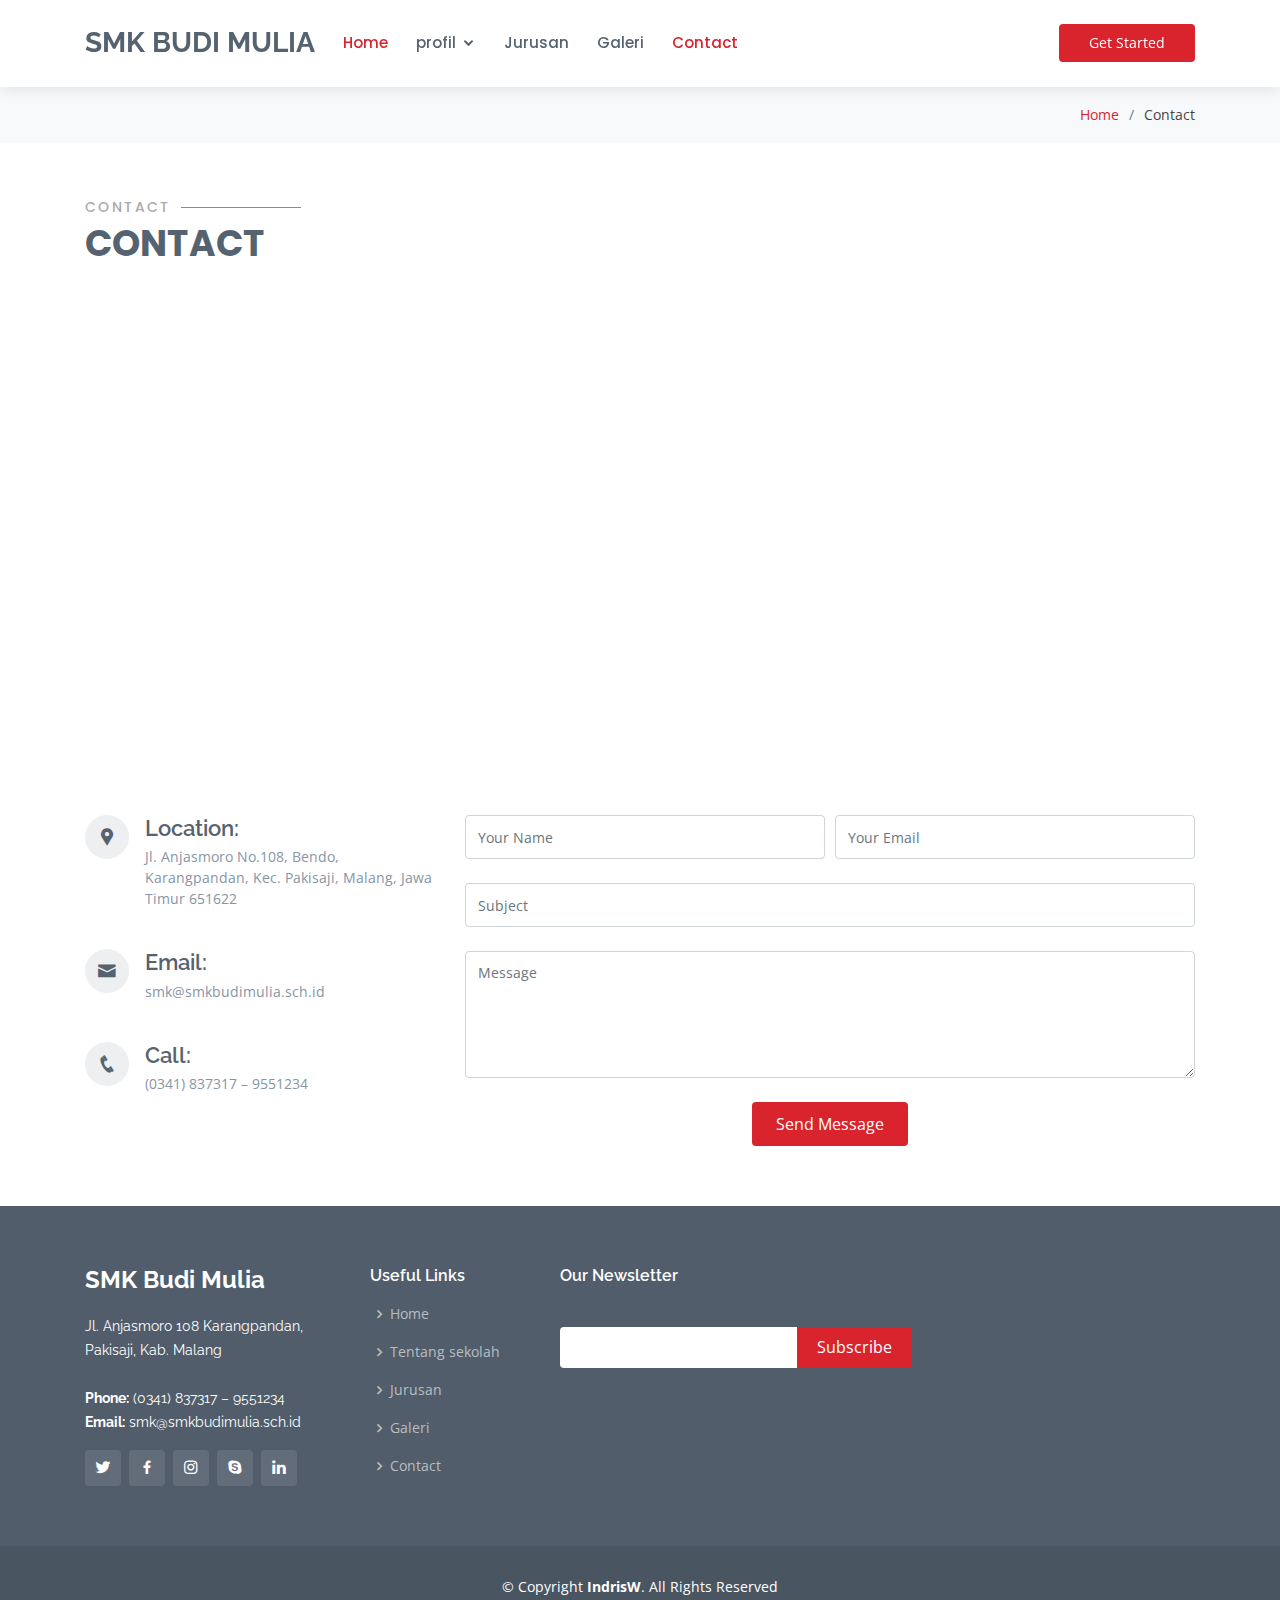
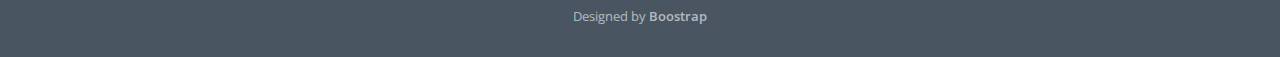
<file: contact.html>
<!DOCTYPE html>
<html lang="en">

<head>
  <meta charset="utf-8">
  <meta content="width=device-width, initial-scale=1.0" name="viewport">

  <title>SMK Budi Mulia</title>
  <meta content="" name="descriptison">
  <meta content="" name="keywords">

  <!-- Favicons -->
  <link href="assets/img/favicon.jpg" rel="icon">
  <link href="assets/img/apple-touch-icon.png" rel="apple-touch-icon">

  <!-- Google Fonts -->
  <link href="https://fonts.googleapis.com/css?family=Open+Sans:300,300i,400,400i,600,600i,700,700i|Raleway:300,300i,400,400i,500,500i,600,600i,700,700i|Poppins:300,300i,400,400i,500,500i,600,600i,700,700i" rel="stylesheet">

  <!-- Vendor CSS Files -->
  <link href="assets/vendor/bootstrap/css/bootstrap.min.css" rel="stylesheet">
  <link href="assets/vendor/icofont/icofont.min.css" rel="stylesheet">
  <link href="assets/vendor/boxicons/css/boxicons.min.css" rel="stylesheet">
  <link href="assets/vendor/animate.css/animate.min.css" rel="stylesheet">
  <link href="assets/vendor/remixicon/remixicon.css" rel="stylesheet">
  <link href="assets/vendor/venobox/venobox.css" rel="stylesheet">
  <link href="assets/vendor/owl.carousel/assets/owl.carousel.min.css" rel="stylesheet">

  <!-- Template Main CSS File -->
  <link href="assets/css/style.css" rel="stylesheet">

  <!-- =======================================================
  * Template Name: Sailor - v2.1.0
  * Template URL: https://bootstrapmade.com/sailor-free-bootstrap-theme/
  * Author: BootstrapMade.com
  * License: https://bootstrapmade.com/license/
  ======================================================== -->
</head>

<body>

  <!-- ======= Header ======= -->
  <header id="header" class="fixed-top header-inner-pages">
    <div class="container d-flex align-items-center">

      <h1 class="logo"><a href="index.html">SMK Budi Mulia</a></h1>
      <!-- Uncomment below if you prefer to use an image logo -->
      <!-- <a href="index.html" class="logo"><img src="assets/img/logo.png" alt="" class="img-fluid"></a>-->

      <nav class="nav-menu d-none d-lg-block">

        <ul>
          <li class="active"><a href="index.html">Home</a></li>

          <li class="drop-down"><a href="#">profil</a>
            <ul>
              <li><a href="profil.html">profil</a></li>
              <li><a href="team.html">Team</a></li>
              <li><a href="testimonials.html">Testimonials</a></li>

              <li class="drop-down"><a href="#">ekstrakulikuler</a>
                <ul>
                  <li><a href="ekskul.html">Paskibra</a></li>
                  <li><a href="ekskul.html">PMR</a></li>
                  <li><a href="ekskul.html">Pramuka</a></li>
                  <li><a href="ekskul.html">PSHT</a></li>
                  <li><a href="ekskul.html">Al-Banjari</a></li>
                  <li><a href="ekskul.html">Qiro'ah</a></li>
                  <li><a href="ekskul.html">Band</a></li>
                  <li><a href="ekskul.html">English Club</a></li>
                  <li><a href="ekskul.html">Sepak Bola</a></li>

                </ul>
              </li>
            </ul>
          </li>

          <li><a href="jurusan.html">Jurusan</a></li>
          <li><a href="galeri.html">Galeri</a></li>

          <li class="active"><a href="contact.html">Contact</a></li>


        </ul>

      </nav><!-- .nav-menu -->

      <a href="index.html" class="get-started-btn ml-auto">Get Started</a>

    </div>
  </header><!-- End Header -->

  <main id="main">

    <!-- ======= Breadcrumbs ======= -->
    <section id="breadcrumbs" class="breadcrumbs">
      <div class="container">

        <div class="d-flex justify-content-between align-items-center">
          <h2></h2>
          <ol>
            <li><a href="index.html">Home</a></li>
            <li>Contact</li>
          </ol>
        </div>

      </div>
    </section><!-- End Breadcrumbs -->

    <!-- ======= Contact Section ======= -->
    <section id="contact" class="contact">
      <div class="container">


          <div class="section-title">
          <h2>contact</h2>
          <p>contact</p>
        </div>

        <div>
          <iframe src="https://www.google.com/maps/embed?pb=!1m14!1m8!1m3!1d3950.28816669569!2d112.5912623!3d-8.0720631!3m2!1i1024!2i768!4f13.1!3m3!1m2!1s0x2e789dc249fa5065%3A0x1a4c0277b155a7b7!2sSmk%20Budi%20Mulia%20Pakisaji!5e0!3m2!1sid!2sid!4v1594523693108!5m2!1sid!2sid" width="600" height="450" frameborder="0" style="border:0;" allowfullscreen="" aria-hidden="false" tabindex="0"></iframe>
        </div>

        <div class="row mt-5">

          <div class="col-lg-4">
            <div class="info">
              <div class="address">
                <i class="icofont-google-map"></i>
                <h4>Location:</h4>
                <p>Jl. Anjasmoro No.108, Bendo, Karangpandan, Kec. Pakisaji, Malang, Jawa Timur 651622</p>
              </div>

              <div class="email">
                <i class="icofont-envelope"></i>
                <h4>Email:</h4>
                <p> smk@smkbudimulia.sch.id</p>
              </div>

              <div class="phone">
                <i class="icofont-phone"></i>
                <h4>Call:</h4>
                <p>(0341) 837317 – 9551234</p>
              </div>

            </div>

          </div>

          <div class="col-lg-8 mt-5 mt-lg-0">

            <form action="forms/contact.php" method="post" role="form" class="php-email-form">
              <div class="form-row">
                <div class="col-md-6 form-group">
                  <input type="text" name="name" class="form-control" id="name" placeholder="Your Name" data-rule="minlen:4" data-msg="Please enter at least 4 chars" />
                  <div class="validate"></div>
                </div>
                <div class="col-md-6 form-group">
                  <input type="email" class="form-control" name="email" id="email" placeholder="Your Email" data-rule="email" data-msg="Please enter a valid email" />
                  <div class="validate"></div>
                </div>
              </div>
              <div class="form-group">
                <input type="text" class="form-control" name="subject" id="subject" placeholder="Subject" data-rule="minlen:4" data-msg="Please enter at least 8 chars of subject" />
                <div class="validate"></div>
              </div>
              <div class="form-group">
                <textarea class="form-control" name="message" rows="5" data-rule="required" data-msg="Please write something for us" placeholder="Message"></textarea>
                <div class="validate"></div>
              </div>
              <div class="mb-3">
                <div class="loading">Loading</div>
                <div class="error-message"></div>
                <div class="sent-message">Your message has been sent. Thank you!</div>
              </div>
              <div class="text-center"><button type="submit">Send Message</button></div>
            </form>

          </div>

        </div>

      </div>
    </section><!-- End Contact Section -->

  </main><!-- End #main -->

 <!-- ======= Footer ======= -->
  <footer id="footer">
    <div class="footer-top">
      <div class="container">
        <div class="row">

          <div class="col-lg-3 col-md-6">
            <div class="footer-info">
              <h3>SMK Budi Mulia</h3>
              <p>
                Jl. Anjasmoro 108  Karangpandan, Pakisaji, Kab. Malang<br><br>
                <strong>Phone:</strong> (0341) 837317 – 9551234<br>
                <strong>Email:</strong>  smk@smkbudimulia.sch.id<br>
              </p>
              <div class="social-links mt-3">
                <a href="#" class="twitter"><i class="bx bxl-twitter"></i></a>
                <a href="#" class="facebook"><i class="bx bxl-facebook"></i></a>
                <a href="#" class="instagram"><i class="bx bxl-instagram"></i></a>
                <a href="#" class="google-plus"><i class="bx bxl-skype"></i></a>
                <a href="#" class="linkedin"><i class="bx bxl-linkedin"></i></a>
              </div>
            </div>
          </div>

          <div class="col-lg-2 col-md-6 footer-links">
            <h4>Useful Links</h4>
            <ul>
              <li><i class="bx bx-chevron-right"></i> <a href="#">Home</a></li>
              <li><i class="bx bx-chevron-right"></i> <a href="#">Tentang sekolah</a></li>
              <li><i class="bx bx-chevron-right"></i> <a href="#">Jurusan</a></li>
              <li><i class="bx bx-chevron-right"></i> <a href="#">Galeri</a></li>
              <li><i class="bx bx-chevron-right"></i> <a href="#">Contact</a></li>
            </ul>
          </div>


          <div class="col-lg-4 col-md-6 footer-newsletter">
            <h4>Our Newsletter</h4>
            <p></p>
            <form action="" method="post">
              <input type="email" name="email"><input type="submit" value="Subscribe">
            </form>

          </div>

        </div>
      </div>
    </div>

    <div class="container">
      <div class="copyright">
        &copy; Copyright <strong><span>IndrisW</span></strong>. All Rights Reserved
      </div>
      <div class="credits">
        <!-- All the links in the footer should remain intact. -->
        <!-- You can delete the links only if you purchased the pro version. -->
        <!-- Licensing information: https://bootstrapmade.com/license/ -->
        <!-- Purchase the pro version with working PHP/AJAX contact form: https://bootstrapmade.com/sailor-free-bootstrap-theme/ -->
        Designed by <a href="https://bootstrapmade.com/">Boostrap</a>
      </div>
    </div>
  </footer><!-- End Footer -->

  <a href="#" class="back-to-top"><i class="icofont-simple-up"></i></a>

  <!-- Vendor JS Files -->
  <script src="assets/vendor/jquery/jquery.min.js"></script>
  <script src="assets/vendor/bootstrap/js/bootstrap.bundle.min.js"></script>
  <script src="assets/vendor/jquery.easing/jquery.easing.min.js"></script>
  <script src="assets/vendor/php-email-form/validate.js"></script>
  <script src="assets/vendor/isotope-layout/isotope.pkgd.min.js"></script>
  <script src="assets/vendor/venobox/venobox.min.js"></script>
  <script src="assets/vendor/waypoints/jquery.waypoints.min.js"></script>
  <script src="assets/vendor/owl.carousel/owl.carousel.min.js"></script>

  <!-- Template Main JS File -->
  <script src="assets/js/main.js"></script>

</body>

</html>
</file>
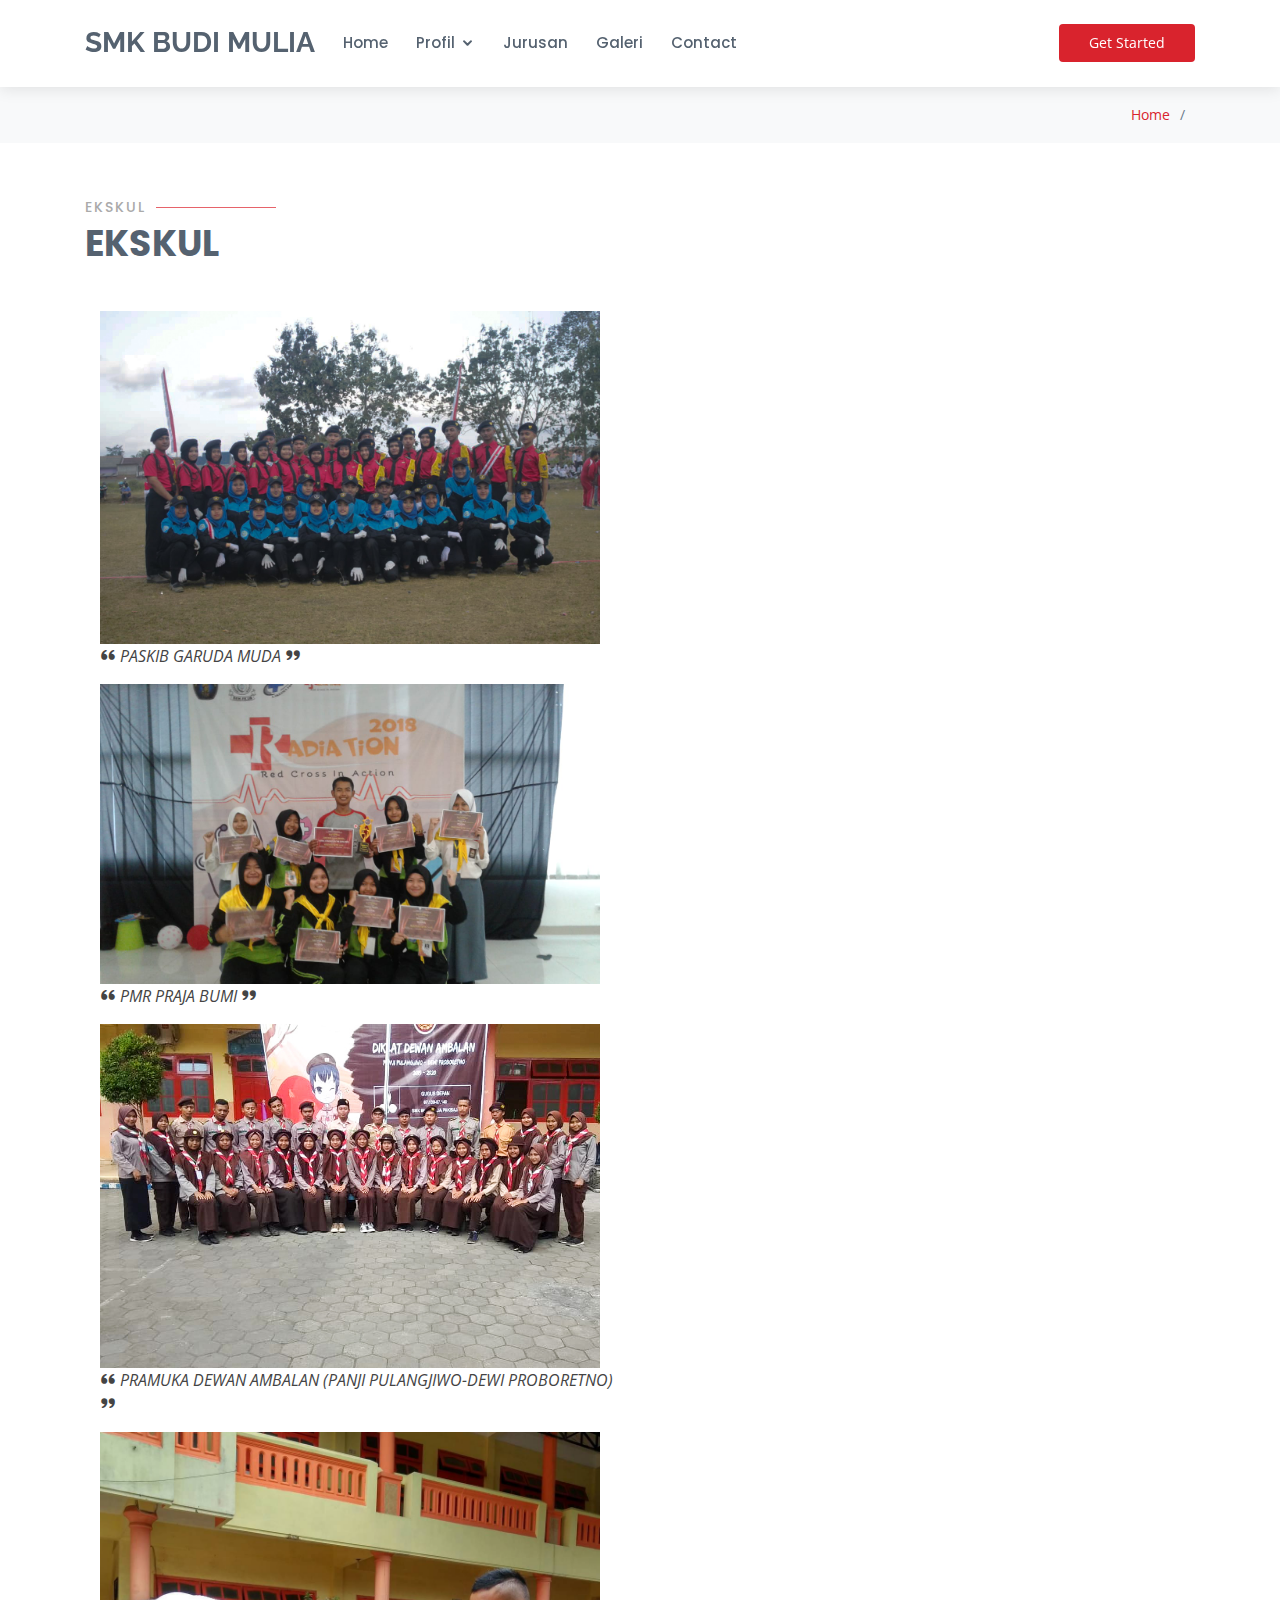
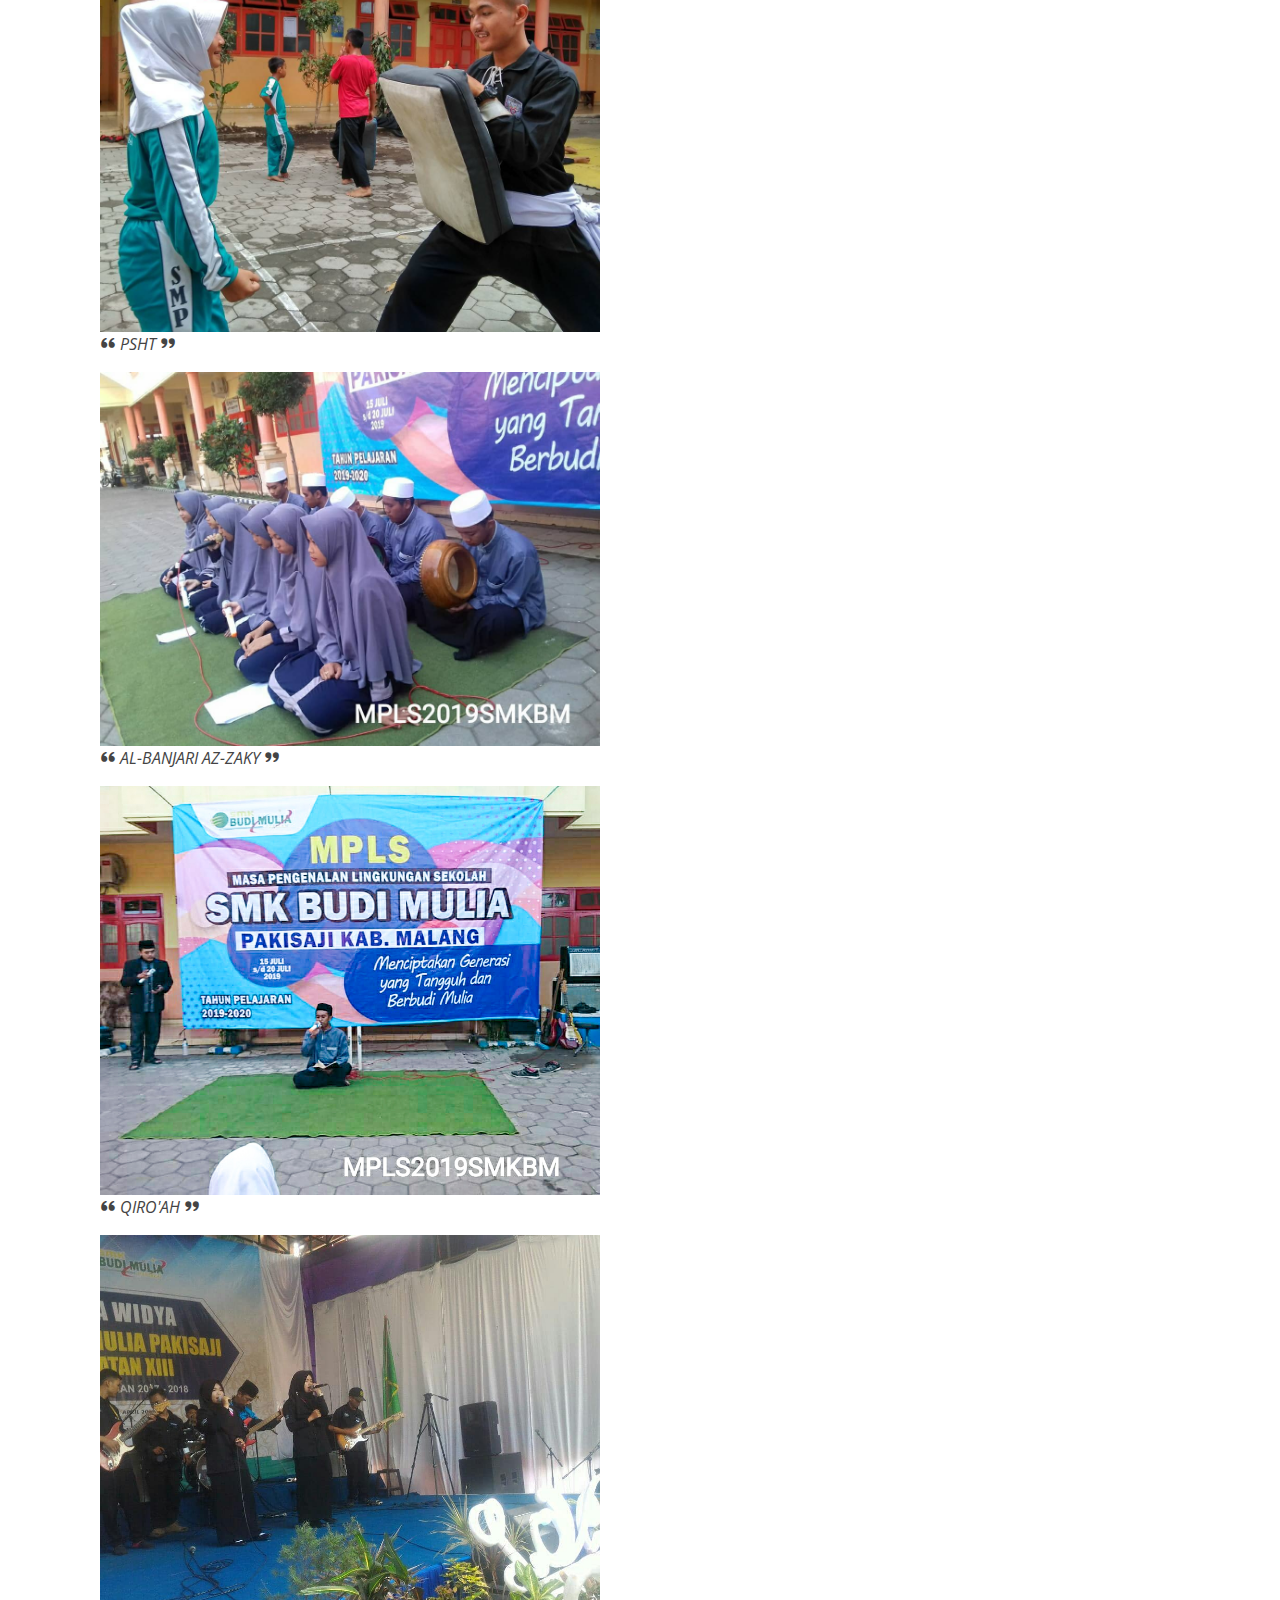
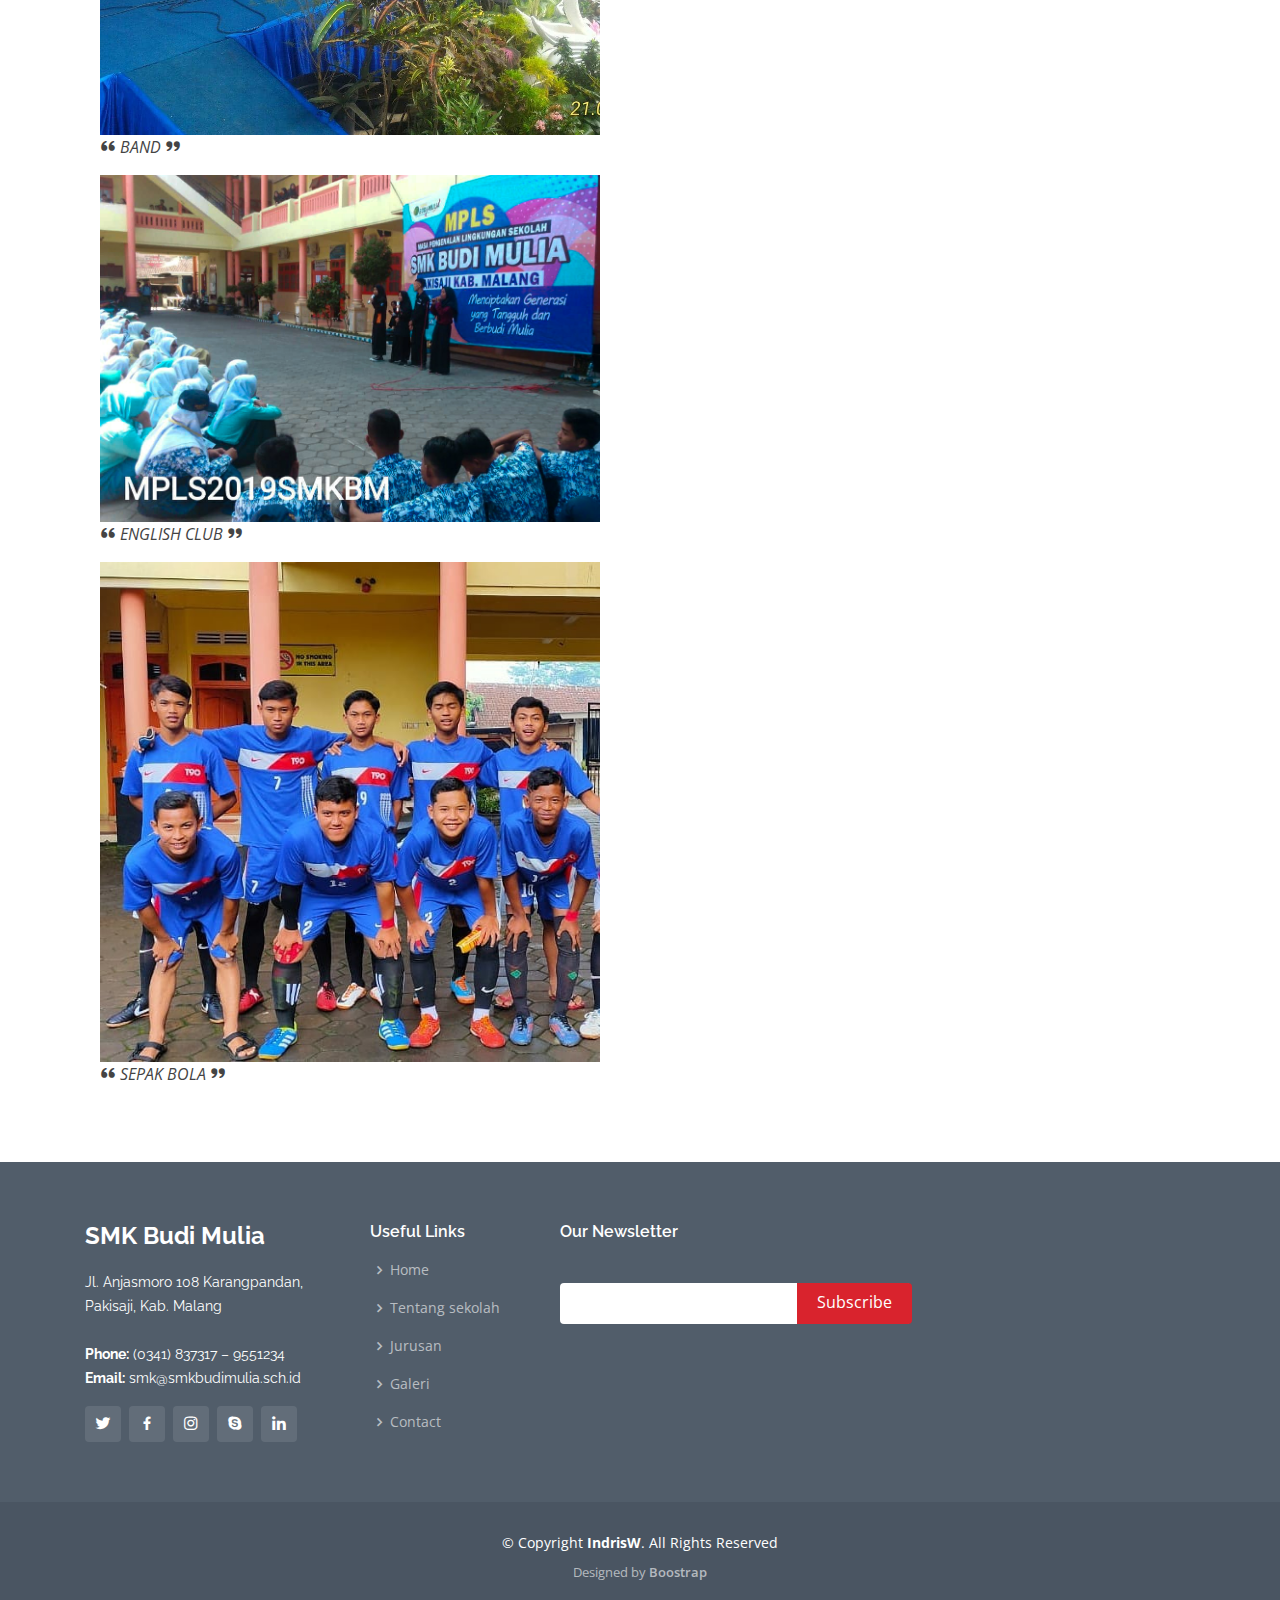
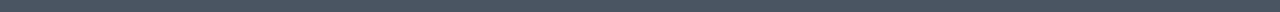
<file: ekskul.html>
<!DOCTYPE html>
<html lang="en">

<head>
  <meta charset="utf-8">
  <meta content="width=device-width, initial-scale=1.0" name="viewport">

  <title>SMK Budi Mulia</title>
  <meta content="" name="descriptison">
  <meta content="" name="keywords">

  <!-- Favicons -->
  <link href="assets/img/favicon.jpg" rel="icon">
  <link href="assets/img/apple-touch-icon.png" rel="apple-touch-icon">

  <!-- Google Fonts -->
  <link href="https://fonts.googleapis.com/css?family=Open+Sans:300,300i,400,400i,600,600i,700,700i|Raleway:300,300i,400,400i,500,500i,600,600i,700,700i|Poppins:300,300i,400,400i,500,500i,600,600i,700,700i" rel="stylesheet">

  <!-- Vendor CSS Files -->
  <link href="assets/vendor/bootstrap/css/bootstrap.min.css" rel="stylesheet">
  <link href="assets/vendor/icofont/icofont.min.css" rel="stylesheet">
  <link href="assets/vendor/boxicons/css/boxicons.min.css" rel="stylesheet">
  <link href="assets/vendor/animate.css/animate.min.css" rel="stylesheet">
  <link href="assets/vendor/remixicon/remixicon.css" rel="stylesheet">
  <link href="assets/vendor/venobox/venobox.css" rel="stylesheet">
  <link href="assets/vendor/owl.carousel/assets/owl.carousel.min.css" rel="stylesheet">

  <!-- Template Main CSS File -->
  <link href="assets/css/style.css" rel="stylesheet">
  </head>

<body>

  <!-- ======= Header ======= -->
  <header id="header" class="fixed-top header-inner-pages">
    <div class="container d-flex align-items-center">

      <h1 class="logo"><a href="index.html">SMK Budi Mulia</a></h1>
      <!-- Uncomment below if you prefer to use an image logo -->
      <!-- <a href="index.html" class="logo"><img src="assets/img/logo.png" alt="" class="img-fluid"></a>-->

      <nav class="nav-menu d-none d-lg-block">

        <ul>
          <li><a href="index.html">Home</a></li>

          <li class="drop-down"><a href="#">Profil</a>
            <ul>
              <li><a href="profil.html">Profil</a></li>
              <li><a href="team.html">Team</a></li>
              <li><a href="testimonials.html">Testimonials</a></li>

              <li class="drop-down"><a href="eks">Ekskul</a>
                <ul>
                  <li><a href="ekskul.html">Paskibra</a></li>
                  <li><a href="ekskul.html">PMR</a></li>
                  <li><a href="ekskul.html">Pramuka</a></li>
                  <li><a href="ekskul.html">PSHT</a></li>
                  <li><a href="ekskul.html">Al-Banjari</a></li>
                  <li><a href="ekskul.html">Qiro'ah</a></li>
                  <li><a href="ekskul.html">Band</a></li>
                  <li><a href="ekskul.html">English Club</a></li>
                  <li><a href="ekskul.html">Sepak Bola</a></li>
                </ul>
              </li>
            </ul>
          </li>

          <li><a href="jurusan.html">Jurusan</a></li>
          <li><a href="galeri.html">Galeri</a></li>

          <li><a href="contact.html">Contact</a></li>


        </ul>

      </nav><!--.nav-menu -->

      <a href="index.html" class="get-started-btn ml-auto">Get Started</a>

    </div>
  </header><!-- End Header -->

  <main id="main">

  <!-- ======= Breadcrumbs ======= -->
        <section id="breadcrumbs" class="breadcrumbs">
      <div class="container">

        <div class="d-flex justify-content-between align-items-center">
          <h2></h2>
          <ol>
            <li><a href="index.html">Home</a></li>
            <li></li>
          </ol>
        </div>

      </div>
    </section><!-- End Breadcrumbs -->



    <!-- ======= Ekstrakulikuler ======= -->
    <section id="ekskul" class="ekskul">
      <div class="container">

          <div class="section-title">
          <h2>Ekskul</h2>
          <p>Ekskul</p>
        </div>


          <div class="col-lg-6">
            <div class="ekskul-item">
              <img src="assets/img/ekskul/ekskul-1.jpg" class="ekskul-img" alt="" width="500">
              <p class="font-italic">
                <i class="bx bxs-quote-alt-left quote-icon-left"></i>
              PASKIB GARUDA MUDA
              <i class="bx bxs-quote-alt-right quote-icon-right"></i>
            </div>
          </div>

          <div class="col-lg-6">
            <div class="ekskul-item">
              <img src="assets/img/ekskul/ekskul-2.jpg" class="ekskul-img" alt="" width="500">
                <p class="font-italic">
                <i class="bx bxs-quote-alt-left quote-icon-left"></i>
              PMR PRAJA BUMI
              <i class="bx bxs-quote-alt-right quote-icon-right"></i>
            </div>
          </div>



          <div class="col-lg-6">
            <div class="ekskul-item">
              <img src="assets/img/ekskul/ekskul-3.jpg" class="ekskul-img" alt="" width="500">
                <p class="font-italic">
                <i class="bx bxs-quote-alt-left quote-icon-left"></i>
              PRAMUKA DEWAN AMBALAN (PANJI PULANGJIWO-DEWI PROBORETNO)
              <i class="bx bxs-quote-alt-right quote-icon-right"></i>
            </div>
          </div>

          <div class="col-lg-6">
            <div class="ekskul-item">
              <img src="assets/img/ekskul/ekskul-4.jpg" class="ekskul-img" alt="" width="500">
                 <p class="font-italic">
                <i class="bx bxs-quote-alt-left quote-icon-left"></i>
              PSHT
              <i class="bx bxs-quote-alt-right quote-icon-right"></i>
            </div>
          </div>


          <div class="col-lg-6">
            <div class="ekskul-item">
              <img src="assets/img/ekskul/ekskul-5.jpg" class="ekskul-img" alt="" width="500">
               <p class="font-italic">
                <i class="bx bxs-quote-alt-left quote-icon-left"></i>
              AL-BANJARI AZ-ZAKY
              <i class="bx bxs-quote-alt-right quote-icon-right"></i>
            </div>
          </div>

          <div class="col-lg-6">
            <div class="ekskul-item">
              <img src="assets/img/ekskul/ekskul-6.jpg" class="ekskul-img" alt="" width="500">
                <p class="font-italic">
                <i class="bx bxs-quote-alt-left quote-icon-left"></i>
              QIRO'AH
              <i class="bx bxs-quote-alt-right quote-icon-right"></i>
            </div>
          </div>



          <div class="col-lg-6">
            <div class="ekskul-item">
              <img src="assets/img/ekskul/ekskul-7.jpg" class="ekskul-img" alt="" width="500">
              <p class="font-italic">
                <i class="bx bxs-quote-alt-left quote-icon-left"></i>
              BAND
              <i class="bx bxs-quote-alt-right quote-icon-right"></i>
            </div>
          </div>

          <div class="col-lg-6">
            <div class="ekskul-item">
              <img src="assets/img/ekskul/ekskul-8.jpg" class="ekskul-img" alt="" width="500">
              <p class="font-italic">
                <i class="bx bxs-quote-alt-left quote-icon-left"></i>
              ENGLISH CLUB
              <i class="bx bxs-quote-alt-right quote-icon-right"></i>
            </div>
          </div>

          <div class="col-lg-6">
            <div class="ekskul-item">
              <img src="assets/img/ekskul/ekskul-9(1).jpg" class="ekskul-img" alt="" width="500">
               <p class="font-italic">
                <i class="bx bxs-quote-alt-left quote-icon-left"></i>
              SEPAK BOLA 
              <i class="bx bxs-quote-alt-right quote-icon-right"></i>
            </div>
          </div>
    </section><!--

  <-- ======= Footer ======= -->
  <footer id="footer">
    <div class="footer-top">
      <div class="container">
        <div class="row">

          <div class="col-lg-3 col-md-6">
            <div class="footer-info">
              <h3>SMK Budi Mulia</h3>
              <p>
                Jl. Anjasmoro 108  Karangpandan, Pakisaji, Kab. Malang<br><br>
                <strong>Phone:</strong> (0341) 837317 – 9551234<br>
                <strong>Email:</strong>  smk@smkbudimulia.sch.id<br>
              </p>
              <div class="social-links mt-3">
                <a href="#" class="twitter"><i class="bx bxl-twitter"></i></a>
                <a href="#" class="facebook"><i class="bx bxl-facebook"></i></a>
                <a href="#" class="instagram"><i class="bx bxl-instagram"></i></a>
                <a href="#" class="google-plus"><i class="bx bxl-skype"></i></a>
                <a href="#" class="linkedin"><i class="bx bxl-linkedin"></i></a>
              </div>
            </div>
          </div>

          <div class="col-lg-2 col-md-6 footer-links">
            <h4>Useful Links</h4>
            <ul>
              <li><i class="bx bx-chevron-right"></i> <a href="#">Home</a></li>
              <li><i class="bx bx-chevron-right"></i> <a href="#">Tentang sekolah</a></li>
              <li><i class="bx bx-chevron-right"></i> <a href="#">Jurusan</a></li>
              <li><i class="bx bx-chevron-right"></i> <a href="#">Galeri</a></li>
              <li><i class="bx bx-chevron-right"></i> <a href="#">Contact</a></li>
            </ul>
          </div>
          <div class="col-lg-4 col-md-6 footer-newsletter">
            <h4>Our Newsletter</h4>
            <p></p>
            <form action="" method="post">
              <input type="email" name="email"><input type="submit" value="Subscribe">
            </form>

          </div>

        </div>
      </div>
    </div>

    <div class="container">
      <div class="copyright">
        &copy; Copyright <strong><span>IndrisW</span></strong>. All Rights Reserved
      </div>
      <div class="credits">
        <!-- All the links in the footer should remain intact. -->
        <!-- You can delete the links only if you purchased the pro version. -->
        <!-- Licensing information: https://bootstrapmade.com/license/ -->
        <!-- Purchase the pro version with working PHP/AJAX contact form: https://bootstrapmade.com/sailor-free-bootstrap-theme/ -->
        Designed by <a href="https://bootstrapmade.com/">Boostrap</a>
      </div>
    </div>
  </footer><!-- End Footer -->

  <a href="#" class="back-to-top"><i class="icofont-simple-up"></i></a>

  <!-- Vendor JS Files -->
  <script src="assets/vendor/jquery/jquery.min.js"></script>
  <script src="assets/vendor/bootstrap/js/bootstrap.bundle.min.js"></script>
  <script src="assets/vendor/jquery.easing/jquery.easing.min.js"></script>
  <script src="assets/vendor/php-email-form/validate.js"></script>
  <script src="assets/vendor/isotope-layout/isotope.pkgd.min.js"></script>
  <script src="assets/vendor/venobox/venobox.min.js"></script>
  <script src="assets/vendor/waypoints/jquery.waypoints.min.js"></script>
  <script src="assets/vendor/owl.carousel/owl.carousel.min.js"></script>

  <!-- Template Main JS File -->
  <script src="assets/js/main.js"></script>

</body>

</html>
</file>
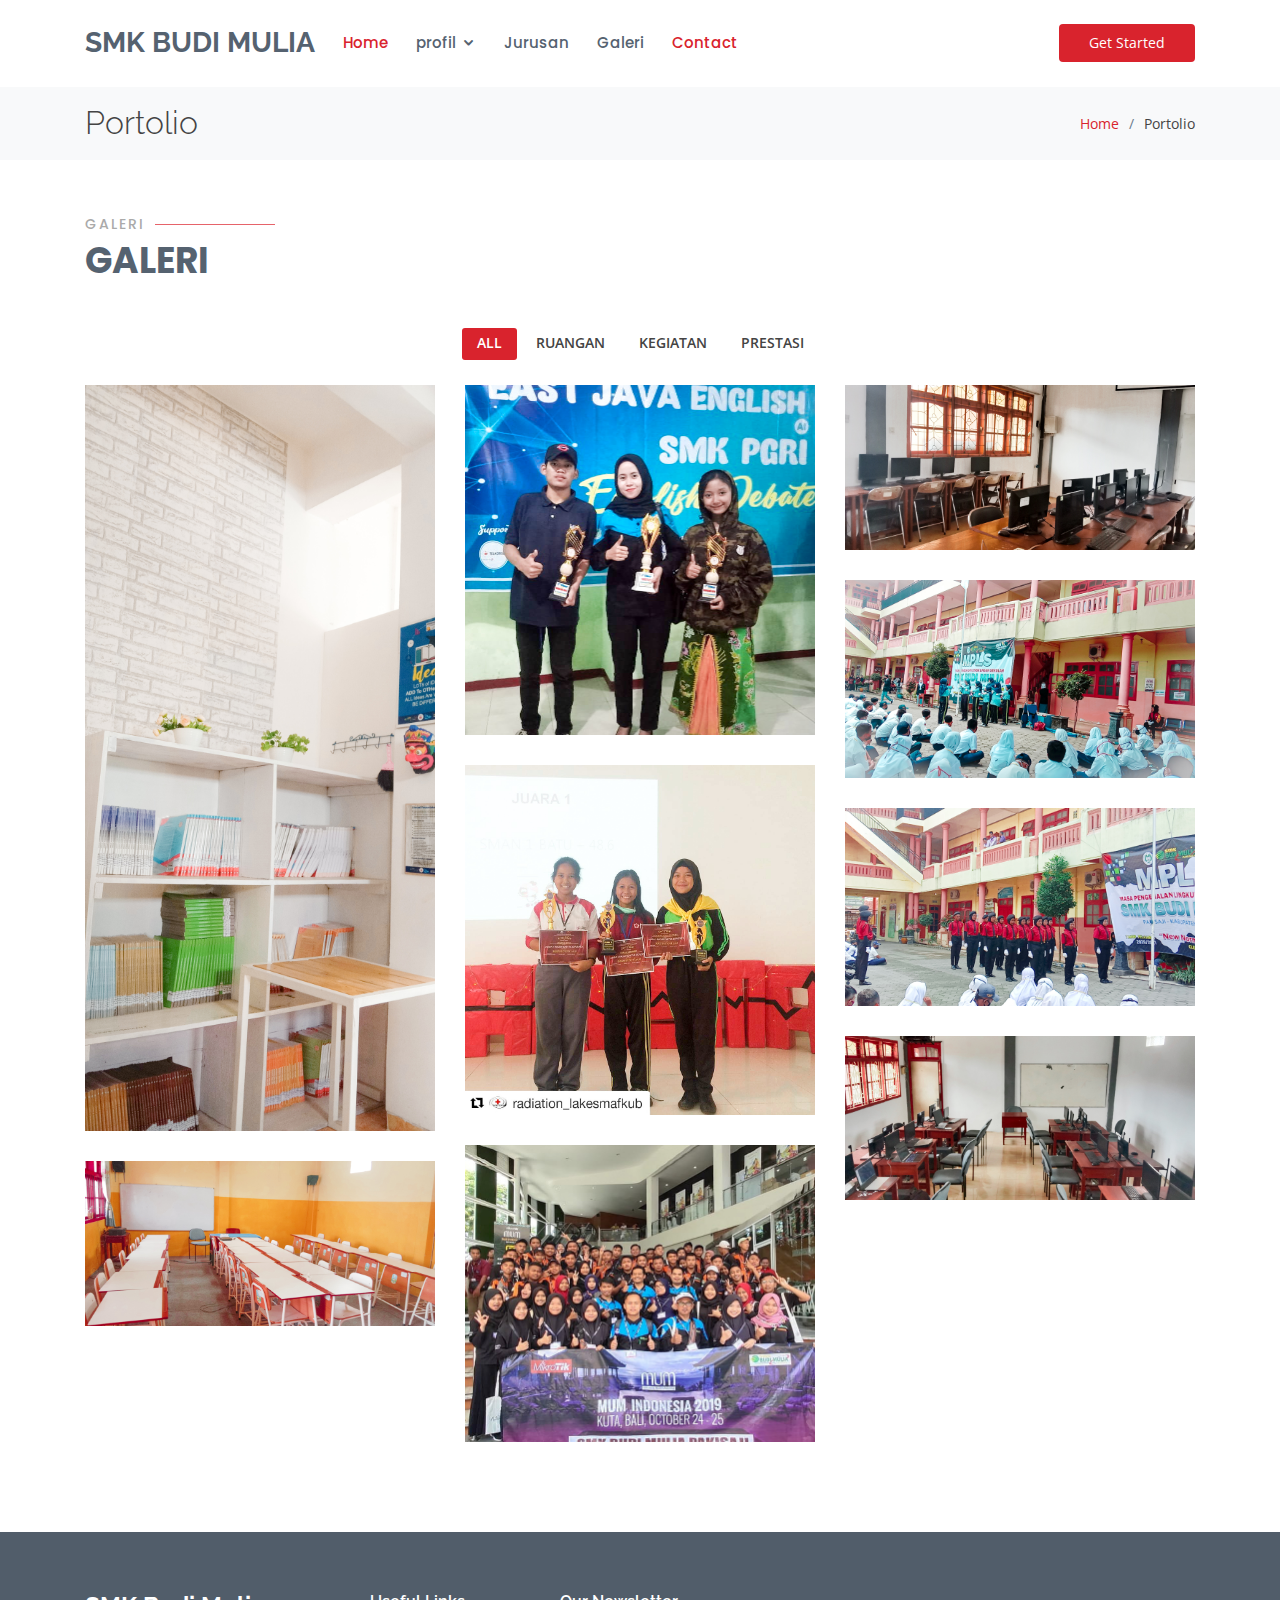
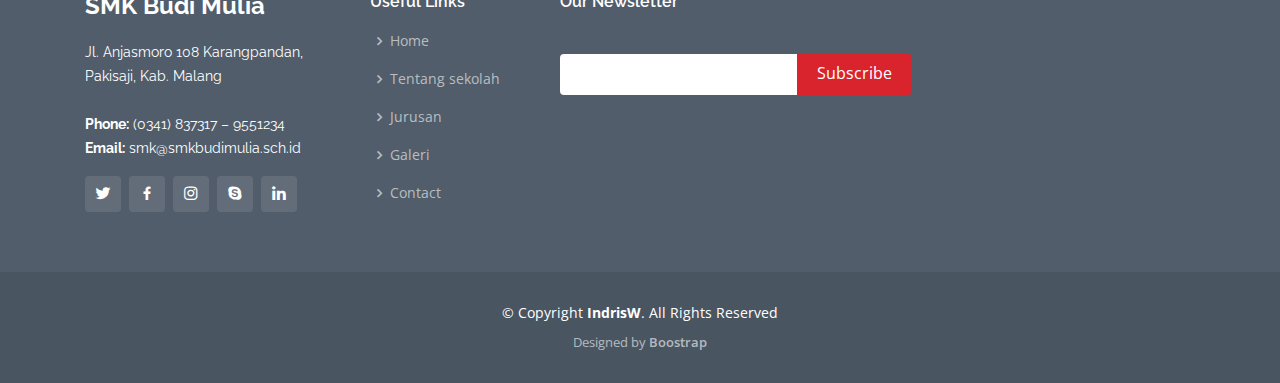
<file: galeri.html>
<!DOCTYPE html>
<html lang="en">

<head>
  <meta charset="utf-8">
  <meta content="width=device-width, initial-scale=1.0" name="viewport">

  <title>SMK Budi Mulia</title>
  <meta content="" name="descriptison">
  <meta content="" name="keywords">

  <!-- Favicons -->
  <link href="assets/img/favicon.jpg" rel="icon">
  <link href="assets/img/apple-touch-icon.png" rel="apple-touch-icon">

  <!-- Google Fonts -->
  <link href="https://fonts.googleapis.com/css?family=Open+Sans:300,300i,400,400i,600,600i,700,700i|Raleway:300,300i,400,400i,500,500i,600,600i,700,700i|Poppins:300,300i,400,400i,500,500i,600,600i,700,700i" rel="stylesheet">

  <!-- Vendor CSS Files -->
  <link href="assets/vendor/bootstrap/css/bootstrap.min.css" rel="stylesheet">
  <link href="assets/vendor/icofont/icofont.min.css" rel="stylesheet">
  <link href="assets/vendor/boxicons/css/boxicons.min.css" rel="stylesheet">
  <link href="assets/vendor/animate.css/animate.min.css" rel="stylesheet">
  <link href="assets/vendor/remixicon/remixicon.css" rel="stylesheet">
  <link href="assets/vendor/venobox/venobox.css" rel="stylesheet">
  <link href="assets/vendor/owl.carousel/assets/owl.carousel.min.css" rel="stylesheet">

  <!-- Template Main CSS File -->
  <link href="assets/css/style.css" rel="stylesheet">

  <!-- =======================================================
  * Template Name: Sailor - v2.1.0
  * Template URL: https://bootstrapmade.com/sailor-free-bootstrap-theme/
  * Author: BootstrapMade.com
  * License: https://bootstrapmade.com/license/
  ======================================================== -->
</head>

<body>

  <!-- ======= Header ======= -->
  <header id="header" class="fixed-top ">
    <div class="container d-flex align-items-center">

      <h1 class="logo"><a href="index.html">SMK Budi Mulia</a></h1>
      <!-- Uncomment below if you prefer to use an image logo -->
      <!-- <a href="index.html" class="logo"><img src="assets/img/logo.png" alt="" class="img-fluid"></a>-->

      <nav class="nav-menu d-none d-lg-block">

        <ul>
          <li class="active"><a href="index.html">Home</a></li>

          <li class="drop-down"><a href="#">profil</a>
            <ul>
              <li><a href="profil.html">profil</a></li>
              <li><a href="team.html">Team</a></li>
              <li><a href="testimonials.html">Testimonials</a></li>

              <li class="drop-down"><a href="#">Ekskul</a>
                <ul>
                   <li><a href="ekskul.html">Paskibra</a></li>
                  <li><a href="ekskul.html">PMR</a></li>
                  <li><a href="ekskul.html">Pramuka</a></li>
                  <li><a href="ekskul.html">PSHT</a></li>
                  <li><a href="ekskul.html">Al-Banjari</a></li>
                  <li><a href="ekskul.html">Qiro'ah</a></li>
                  <li><a href="ekskul.html">Band</a></li>
                  <li><a href="ekskul.html">English Club</a></li>
                  <li><a href="ekskul.html">Sepak Bola</a></li>

                </ul>
              </li>
            </ul>
          </li>

          <li><a href="Jurusan.html">Jurusan</a></li>
          <li><a href="Galeri.html">Galeri</a></li>

          <li class="active"><a href="contact.html">Contact</a></li>


        </ul>

      </nav><!-- .nav-menu -->

      <a href="index.html" class="get-started-btn ml-auto">Get Started</a>

    </div>
  </header><!-- End Header -->

  <main id="main">

    <!-- ======= Breadcrumbs ======= -->
    <section id="breadcrumbs" class="breadcrumbs">
      <div class="container">

        <div class="d-flex justify-content-between align-items-center">
          <h2>Portolio</h2>
          <ol>
            <li><a href="index.html">Home</a></li>
            <li>Portolio</li>
          </ol>
        </div>

      </div>
    </section><!-- End Breadcrumbs -->

    <!-- ======= Portfolio Section ======= -->
    <section id="portfolio" class="portfolio">
      <div class="container">

        <div class="section-title">
          <h2>galeri</h2>
          <p>galeri</p>
        </div>

        <div class="row">
          <div class="col-lg-12 d-flex justify-content-center">
            <ul id="portfolio-flters">
              <li data-filter="*" class="filter-active">All</li>
              <li data-filter=".filter-app">ruangan</li>
              <li data-filter=".filter-card">kegiatan</li>
              <li data-filter=".filter-web">prestasi</li>
            </ul>
          </div>
        </div>

        <div class="row portfolio-container">

          <div class="col-lg-4 col-md-6 portfolio-item filter-app">
            <div class="portfolio-wrap">
              <img src="assets/img/portfolio/portfolio-1.jpg" class="img-fluid" alt="">
              <div class="portfolio-info">
                <h4>RUANGAN</h4>
                <p>perpus</p>
                <div class="portfolio-links">
                  <a href="assets/img/portfolio/portfolio-1.jpg" data-gall="portfolioGallery" class="venobox" title="App 1"><i class="bx bx-plus"></i></a>
                  <a href="portfolio-details.html" data-gall="portfolioDetailsGallery" data-vbtype="iframe" class="venobox" title="Portfolio Details"><i class="bx bx-link"></i></a>
                </div>
              </div>
            </div>
          </div>

          <div class="col-lg-4 col-md-6 portfolio-item filter-web">
            <div class="portfolio-wrap">
              <img src="assets/img/portfolio/portfolio-3.jpg" class="img-fluid" alt="">
              <div class="portfolio-info">
                <h4>PRESTASI</h4>
                <p>East Java Englich Club tingkat Provinsi Jawa Timur</p>
                <div class="portfolio-links">
                  <a href="assets/img/portfolio/portfolio-3.jpg" data-gall="portfolioGallery" class="venobox" title="Web 3"><i class="bx bx-plus"></i></a>
                  <a href="portfolio-details.html" data-gall="portfolioDetailsGallery" data-vbtype="iframe" class="venobox" title="Portfolio Details"><i class="bx bx-link"></i></a>
                </div>
              </div>
            </div>
          </div>

          <div class="col-lg-4 col-md-6 portfolio-item filter-app">
            <div class="portfolio-wrap">
              <img src="assets/img/portfolio/portfolio-11.jpg" class="img-fluid" alt="">
              <div class="portfolio-info">
                <h4>RUANGAN</h4>
                <p>Lab.Jaringan</p>
                <div class="portfolio-links">
                  <a href="assets/img/portfolio/portfolio-11.jpg" data-gall="portfolioGallery" class="venobox" title="App 2"><i class="bx bx-plus"></i></a>
                  <a href="portfolio-details.html" data-gall="portfolioDetailsGallery" data-vbtype="iframe" class="venobox" title="Portfolio Details"><i class="bx bx-link"></i></a>
                </div>
              </div>
            </div>
          </div>

          <div class="col-lg-4 col-md-6 portfolio-item filter-card">
            <div class="portfolio-wrap">
              <img src="assets/img/portfolio/portfolio-2.jpg" class="img-fluid" alt="">
              <div class="portfolio-info">
                <h4>KEGIATAN</h4>
                <p>Demo PMR</p>
                <div class="portfolio-links">
                  <a href="assets/img/portfolio/portfolio-2.jpg" data-gall="portfolioGallery" class="venobox" title="Card 2"><i class="bx bx-plus"></i></a>
                  <a href="portfolio-details.html" data-gall="portfolioDetailsGallery" data-vbtype="iframe" class="venobox" title="Portfolio Details"><i class="bx bx-link"></i></a>
                </div>
              </div>
            </div>
          </div>

          <div class="col-lg-4 col-md-6 portfolio-item filter-web">
            <div class="portfolio-wrap">
              <img src="assets/img/portfolio/portfolio-6.jpg" class="img-fluid" alt="">
              <div class="portfolio-info">
                <h4>PRESTASI</h4>
                <p>Lomba PMR LAKESMA FKUB</p>
                <div class="portfolio-links">
                  <a href="assets/img/portfolio/portfolio-6.jpg" data-gall="portfolioGallery" class="venobox" title="Web 2"><i class="bx bx-plus"></i></a>
                  <a href="portfolio-details.html" data-gall="portfolioDetailsGallery" data-vbtype="iframe" class="venobox" title="Portfolio Details"><i class="bx bx-link"></i></a>
                </div>
              </div>
            </div>
          </div>

            <div class="col-lg-4 col-md-6 portfolio-item filter-card">
            <div class="portfolio-wrap">
              <img src="assets/img/portfolio/portfolio-4.jpg" class="img-fluid" alt="">
              <div class="portfolio-info">
                <h4>KEGIATAN</h4>
                <p>Demo PASKIB</p>
                <div class="portfolio-links">
                  <a href="assets/img/portfolio/portfolio-4.jpg" data-gall="portfolioGallery" class="venobox" title="Card 1"><i class="bx bx-plus"></i></a>
                  <a href="portfolio-details.html" data-gall="portfolioDetailsGallery" data-vbtype="iframe" class="venobox" title="Portfolio Details"><i class="bx bx-link"></i></a>
                </div>
              </div>
            </div>
          </div>

          <div class="col-lg-4 col-md-6 portfolio-item filter-app">
            <div class="portfolio-wrap">
              <img src="assets/img/portfolio/portfolio-12.jpg" class="img-fluid" alt="">
              <div class="portfolio-info">
                <h4>RUANGAN</h4>
                <p>Lab. Aplikasi</p>
                <div class="portfolio-links">
                  <a href="assets/img/portfolio/portfolio-12.jpg" data-gall="portfolioGallery" class="venobox" title="App 3"><i class="bx bx-plus"></i></a>
                  <a href="portfolio-details.html" data-gall="portfolioDetailsGallery" data-vbtype="iframe" class="venobox" title="Portfolio Details"><i class="bx bx-link"></i></a>
                </div>
              </div>
            </div>
          </div>



          <div class="col-lg-4 col-md-6 portfolio-item filter-card">
            <div class="portfolio-wrap">
              <img src="assets/img/portfolio/portfolio-7.jpg" class="img-fluid" alt="">
              <div class="portfolio-info">
                <h4>KEGIATAN</h4>
                <p>MUM BALI 2019</p>
                <div class="portfolio-links">
                  <a href="assets/img/portfolio/portfolio-7.jpg" data-gall="portfolioGallery" class="venobox" title="Card 3"><i class="bx bx-plus"></i></a>
                  <a href="portfolio-details.html" data-gall="portfolioDetailsGallery" data-vbtype="iframe" class="venobox" title="Portfolio Details"><i class="bx bx-link"></i></a>
                </div>
              </div>
            </div>
          </div>

          <div class="col-lg-4 col-md-6 portfolio-item filter-app">
            <div class="portfolio-wrap">
              <img src="assets/img/portfolio/portfolio-13.jpg" class="img-fluid" alt="">
              <div class="portfolio-info">
                <h4>RUANGAN</h4>
                <p>Lab. Simulasi Digital</p>
                <div class="portfolio-links">
                  <a href="assets/img/portfolio/portfolio-13.jpg" data-gall="portfolioGallery" class="venobox" title="App 4"><i class="bx bx-plus"></i></a>
                  <a href="portfolio-details.html" data-gall="portfolioDetailsGallery" data-vbtype="iframe" class="venobox" title="Portfolio Details"><i class="bx bx-link"></i></a>
                </div>
              </div>
            </div>
          </div>


        </div>

      </div>
    </section><!-- End Portfolio Section -->

  </main><!-- End #main -->

 <!-- ======= Footer ======= -->
  <footer id="footer">
    <div class="footer-top">
      <div class="container">
        <div class="row">

          <div class="col-lg-3 col-md-6">
            <div class="footer-info">
              <h3>SMK Budi Mulia</h3>
              <p>
                Jl. Anjasmoro 108  Karangpandan, Pakisaji, Kab. Malang<br><br>
                <strong>Phone:</strong> (0341) 837317 – 9551234<br>
                <strong>Email:</strong>  smk@smkbudimulia.sch.id<br>
              </p>
              <div class="social-links mt-3">
                <a href="#" class="twitter"><i class="bx bxl-twitter"></i></a>
                <a href="#" class="facebook"><i class="bx bxl-facebook"></i></a>
                <a href="#" class="instagram"><i class="bx bxl-instagram"></i></a>
                <a href="#" class="google-plus"><i class="bx bxl-skype"></i></a>
                <a href="#" class="linkedin"><i class="bx bxl-linkedin"></i></a>
              </div>
            </div>
          </div>

          <div class="col-lg-2 col-md-6 footer-links">
            <h4>Useful Links</h4>
            <ul>
              <li><i class="bx bx-chevron-right"></i> <a href="#">Home</a></li>
              <li><i class="bx bx-chevron-right"></i> <a href="#">Tentang sekolah</a></li>
              <li><i class="bx bx-chevron-right"></i> <a href="#">Jurusan</a></li>
              <li><i class="bx bx-chevron-right"></i> <a href="#">Galeri</a></li>
              <li><i class="bx bx-chevron-right"></i> <a href="#">Contact</a></li>
            </ul>
          </div>


          <div class="col-lg-4 col-md-6 footer-newsletter">
            <h4>Our Newsletter</h4>
            <p></p>
            <form action="" method="post">
              <input type="email" name="email"><input type="submit" value="Subscribe">
            </form>

          </div>

        </div>
      </div>
    </div>

    <div class="container">
      <div class="copyright">
        &copy; Copyright <strong><span>IndrisW</span></strong>. All Rights Reserved
      </div>
      <div class="credits">
        <!-- All the links in the footer should remain intact. -->
        <!-- You can delete the links only if you purchased the pro version. -->
        <!-- Licensing information: https://bootstrapmade.com/license/ -->
        <!-- Purchase the pro version with working PHP/AJAX contact form: https://bootstrapmade.com/sailor-free-bootstrap-theme/ -->
        Designed by <a href="https://bootstrapmade.com/">Boostrap</a>
      </div>
    </div>
  </footer><!-- End Footer -->

  <a href="#" class="back-to-top"><i class="icofont-simple-up"></i></a>

  <!-- Vendor JS Files -->
  <script src="assets/vendor/jquery/jquery.min.js"></script>
  <script src="assets/vendor/bootstrap/js/bootstrap.bundle.min.js"></script>
  <script src="assets/vendor/jquery.easing/jquery.easing.min.js"></script>
  <script src="assets/vendor/php-email-form/validate.js"></script>
  <script src="assets/vendor/isotope-layout/isotope.pkgd.min.js"></script>
  <script src="assets/vendor/venobox/venobox.min.js"></script>
  <script src="assets/vendor/waypoints/jquery.waypoints.min.js"></script>
  <script src="assets/vendor/owl.carousel/owl.carousel.min.js"></script>

  <!-- Template Main JS File -->
  <script src="assets/js/main.js"></script>

</body>

</html>
</file>
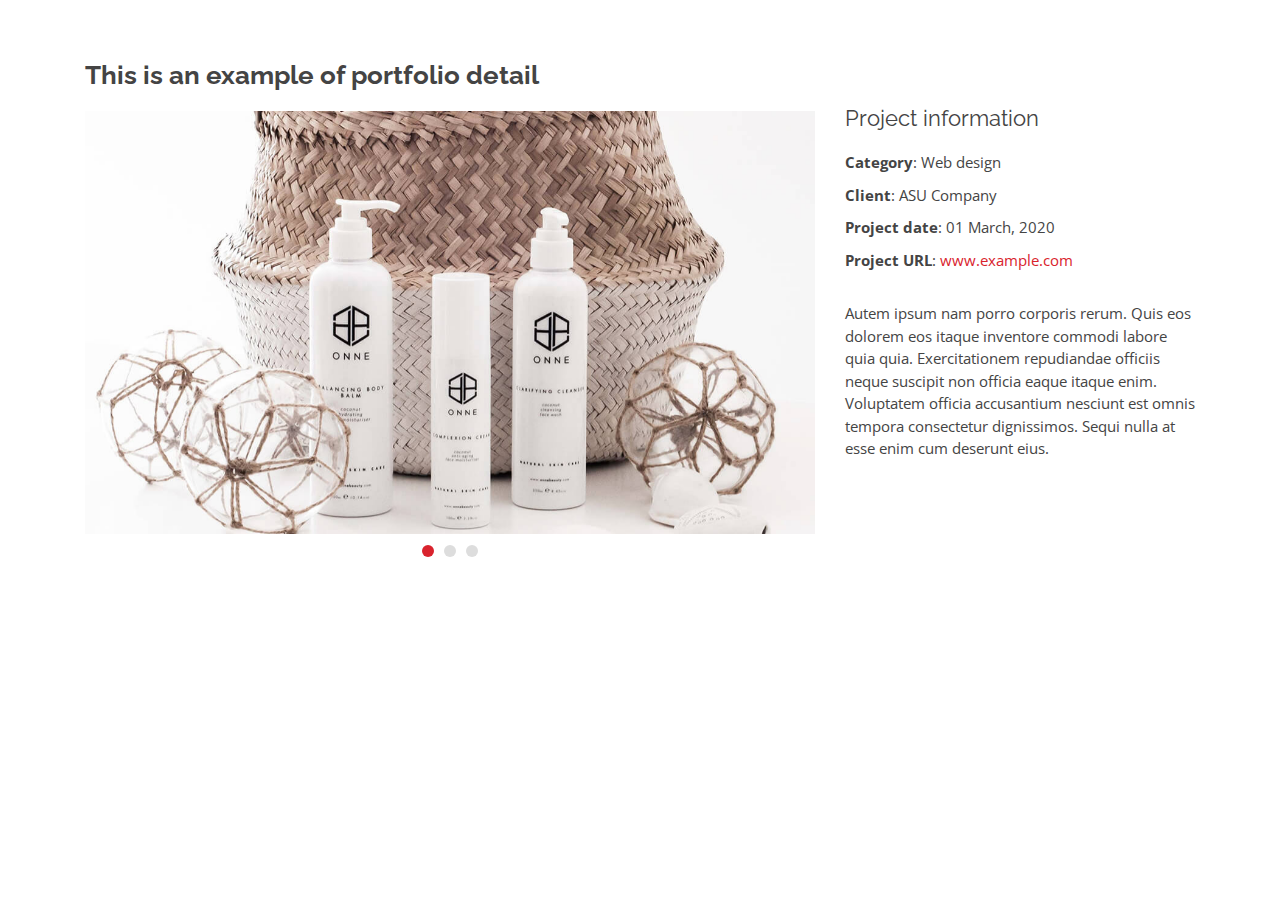
<file: portfolio-details.html>
<!DOCTYPE html>
<html lang="en">

<head>
  <meta charset="utf-8">
  <meta content="width=device-width, initial-scale=1.0" name="viewport">

  <title>Portfolio Details - Sailor Bootstrap Template</title>
  <meta content="" name="descriptison">
  <meta content="" name="keywords">

  <!-- Favicons -->
  <link href="assets/img/favicon.png" rel="icon">
  <link href="assets/img/apple-touch-icon.png" rel="apple-touch-icon">

  <!-- Google Fonts -->
  <link href="https://fonts.googleapis.com/css?family=Open+Sans:300,300i,400,400i,600,600i,700,700i|Raleway:300,300i,400,400i,500,500i,600,600i,700,700i|Poppins:300,300i,400,400i,500,500i,600,600i,700,700i" rel="stylesheet">

  <!-- Vendor CSS Files -->
  <link href="assets/vendor/bootstrap/css/bootstrap.min.css" rel="stylesheet">
  <link href="assets/vendor/icofont/icofont.min.css" rel="stylesheet">
  <link href="assets/vendor/boxicons/css/boxicons.min.css" rel="stylesheet">
  <link href="assets/vendor/animate.css/animate.min.css" rel="stylesheet">
  <link href="assets/vendor/remixicon/remixicon.css" rel="stylesheet">
  <link href="assets/vendor/venobox/venobox.css" rel="stylesheet">
  <link href="assets/vendor/owl.carousel/assets/owl.carousel.min.css" rel="stylesheet">

  <!-- Template Main CSS File -->
  <link href="assets/css/style.css" rel="stylesheet">

  <!-- =======================================================
  * Template Name: Sailor - v2.1.0
  * Template URL: https://bootstrapmade.com/sailor-free-bootstrap-theme/
  * Author: BootstrapMade.com
  * License: https://bootstrapmade.com/license/
  ======================================================== -->
</head>

<body>

  <main id="main">

    <!-- ======= Portfolio Details Section ======= -->
    <section id="portfolio-details" class="portfolio-details">
      <div class="container">

        <div class="row">

          <div class="col-lg-8">
            <h2 class="portfolio-title">This is an example of portfolio detail</h2>
            <div class="owl-carousel portfolio-details-carousel">
              <img src="assets/img/portfolio/portfolio-details-1.jpg" class="img-fluid" alt="">
              <img src="assets/img/portfolio/portfolio-details-2.jpg" class="img-fluid" alt="">
              <img src="assets/img/portfolio/portfolio-details-3.jpg" class="img-fluid" alt="">
            </div>
          </div>

          <div class="col-lg-4 portfolio-info">
            <h3>Project information</h3>
            <ul>
              <li><strong>Category</strong>: Web design</li>
              <li><strong>Client</strong>: ASU Company</li>
              <li><strong>Project date</strong>: 01 March, 2020</li>
              <li><strong>Project URL</strong>: <a href="#">www.example.com</a></li>
            </ul>

            <p>
              Autem ipsum nam porro corporis rerum. Quis eos dolorem eos itaque inventore commodi labore quia quia. Exercitationem repudiandae officiis neque suscipit non officia eaque itaque enim. Voluptatem officia accusantium nesciunt est omnis tempora consectetur dignissimos. Sequi nulla at esse enim cum deserunt eius.
            </p>
          </div>

        </div>

      </div>
    </section><!-- End Portfolio Details Section -->

  </main><!-- End #main -->

  <a href="#" class="back-to-top"><i class="icofont-simple-up"></i></a>

  <!-- Vendor JS Files -->
  <script src="assets/vendor/jquery/jquery.min.js"></script>
  <script src="assets/vendor/bootstrap/js/bootstrap.bundle.min.js"></script>
  <script src="assets/vendor/jquery.easing/jquery.easing.min.js"></script>
  <script src="assets/vendor/php-email-form/validate.js"></script>
  <script src="assets/vendor/isotope-layout/isotope.pkgd.min.js"></script>
  <script src="assets/vendor/venobox/venobox.min.js"></script>
  <script src="assets/vendor/waypoints/jquery.waypoints.min.js"></script>
  <script src="assets/vendor/owl.carousel/owl.carousel.min.js"></script>

  <!-- Template Main JS File -->
  <script src="assets/js/main.js"></script>

</body>

</html>
</file>
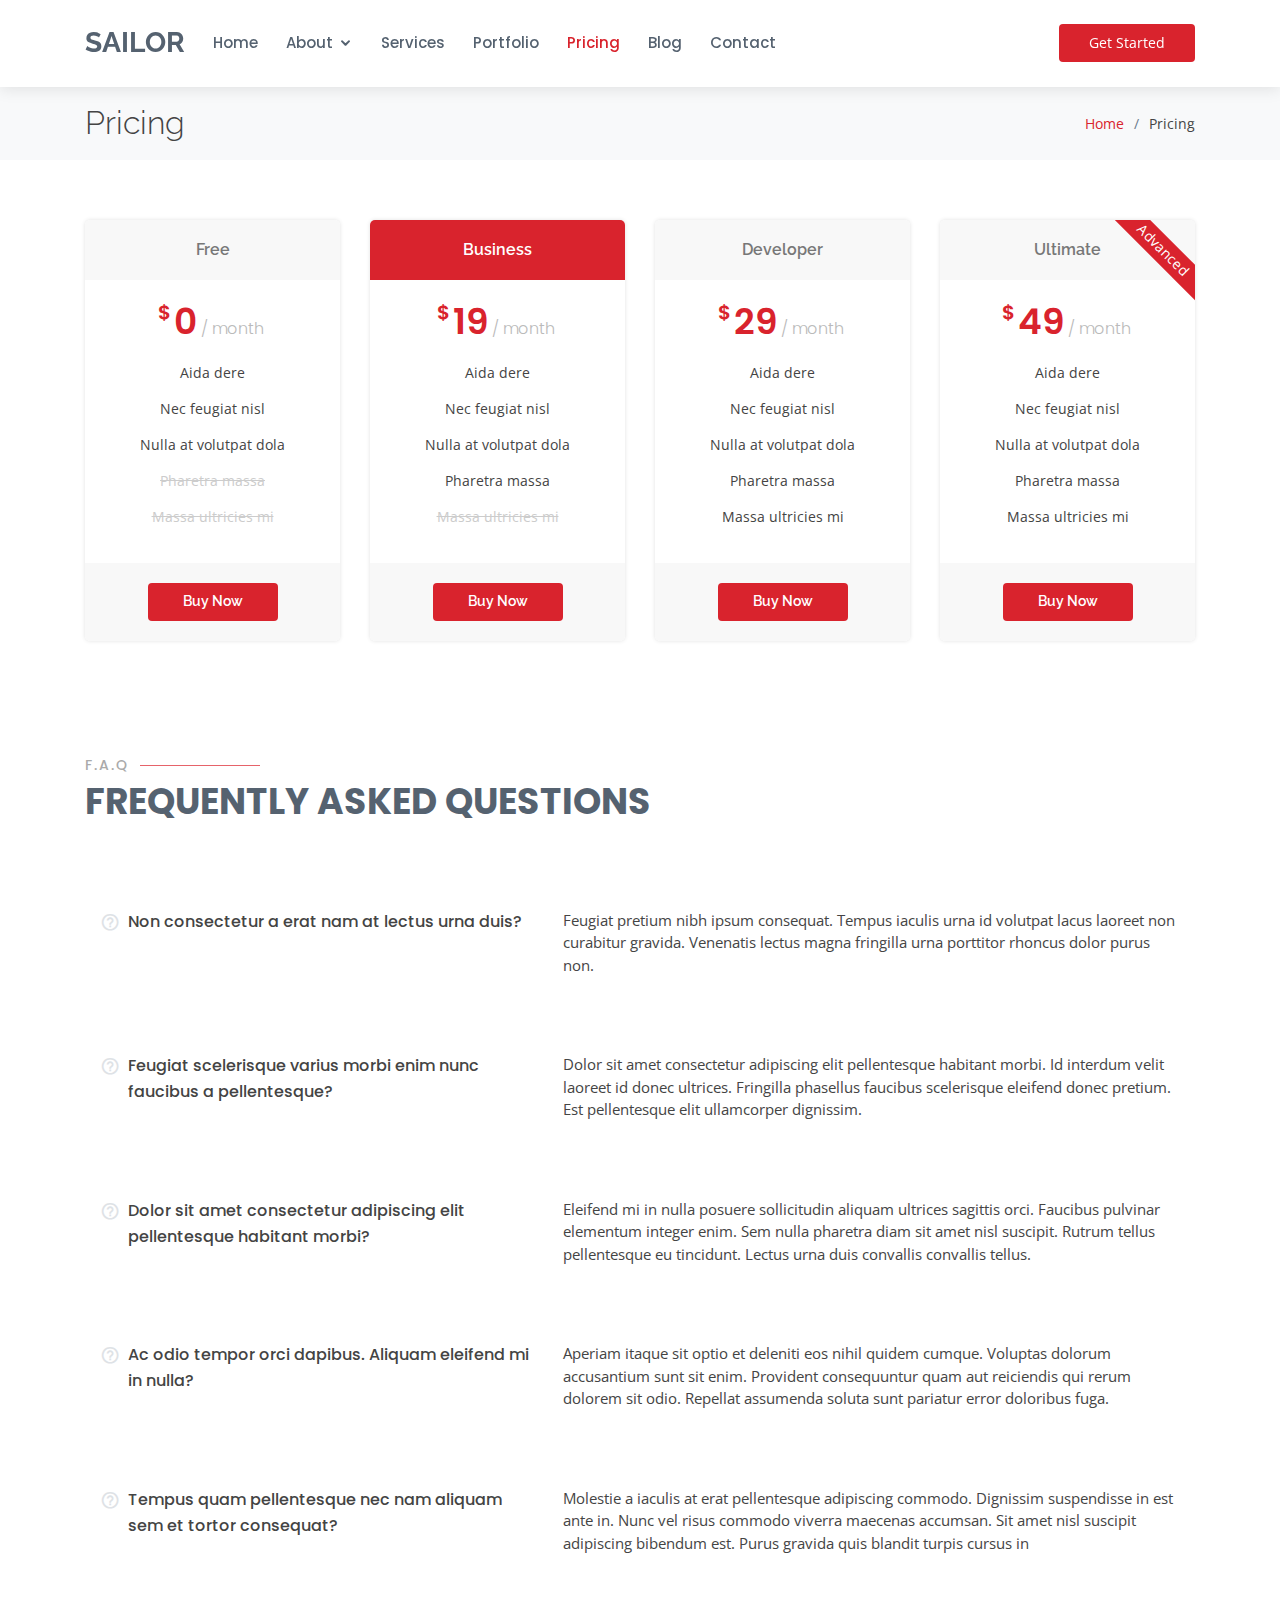
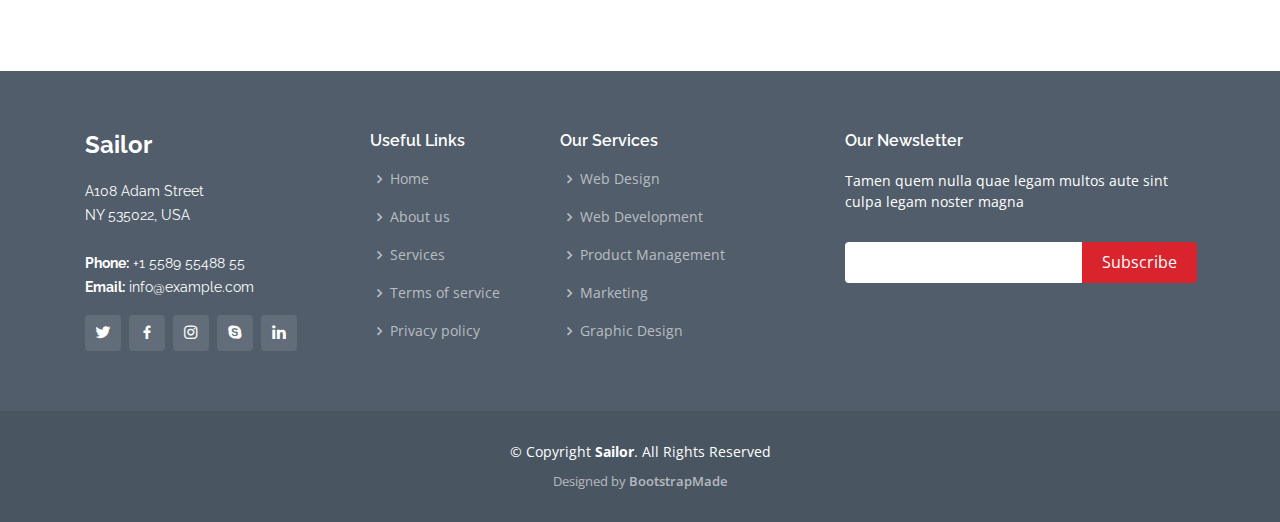
<file: pricing.html>
<!DOCTYPE html>
<html lang="en">

<head>
  <meta charset="utf-8">
  <meta content="width=device-width, initial-scale=1.0" name="viewport">

  <title>Pricing - Sailor Bootstrap Template</title>
  <meta content="" name="descriptison">
  <meta content="" name="keywords">

  <!-- Favicons -->
  <link href="assets/img/favicon.png" rel="icon">
  <link href="assets/img/apple-touch-icon.png" rel="apple-touch-icon">

  <!-- Google Fonts -->
  <link href="https://fonts.googleapis.com/css?family=Open+Sans:300,300i,400,400i,600,600i,700,700i|Raleway:300,300i,400,400i,500,500i,600,600i,700,700i|Poppins:300,300i,400,400i,500,500i,600,600i,700,700i" rel="stylesheet">

  <!-- Vendor CSS Files -->
  <link href="assets/vendor/bootstrap/css/bootstrap.min.css" rel="stylesheet">
  <link href="assets/vendor/icofont/icofont.min.css" rel="stylesheet">
  <link href="assets/vendor/boxicons/css/boxicons.min.css" rel="stylesheet">
  <link href="assets/vendor/animate.css/animate.min.css" rel="stylesheet">
  <link href="assets/vendor/remixicon/remixicon.css" rel="stylesheet">
  <link href="assets/vendor/venobox/venobox.css" rel="stylesheet">
  <link href="assets/vendor/owl.carousel/assets/owl.carousel.min.css" rel="stylesheet">

  <!-- Template Main CSS File -->
  <link href="assets/css/style.css" rel="stylesheet">

  <!-- =======================================================
  * Template Name: Sailor - v2.1.0
  * Template URL: https://bootstrapmade.com/sailor-free-bootstrap-theme/
  * Author: BootstrapMade.com
  * License: https://bootstrapmade.com/license/
  ======================================================== -->
</head>

<body>

  <!-- ======= Header ======= -->
  <header id="header" class="fixed-top header-inner-pages">
    <div class="container d-flex align-items-center">

      <h1 class="logo"><a href="index.html">Sailor</a></h1>
      <!-- Uncomment below if you prefer to use an image logo -->
      <!-- <a href="index.html" class="logo"><img src="assets/img/logo.png" alt="" class="img-fluid"></a>-->

      <nav class="nav-menu d-none d-lg-block">

        <ul>
          <li><a href="index.html">Home</a></li>

          <li class="drop-down"><a href="#">About</a>
            <ul>
              <li><a href="about.html">About Us</a></li>
              <li><a href="team.html">Team</a></li>
              <li><a href="testimonials.html">Testimonials</a></li>

              <li class="drop-down"><a href="#">Deep Drop Down</a>
                <ul>
                  <li><a href="#">Deep Drop Down 1</a></li>
                  <li><a href="#">Deep Drop Down 2</a></li>
                  <li><a href="#">Deep Drop Down 3</a></li>
                  <li><a href="#">Deep Drop Down 4</a></li>
                  <li><a href="#">Deep Drop Down 5</a></li>
                </ul>
              </li>
            </ul>
          </li>

          <li><a href="services.html">Services</a></li>
          <li><a href="portfolio.html">Portfolio</a></li>
          <li class="active"><a href="pricing.html">Pricing</a></li>
          <li><a href="blog.html">Blog</a></li>
          <li><a href="contact.html">Contact</a></li>

        </ul>

      </nav><!-- .nav-menu -->

      <a href="index.html" class="get-started-btn ml-auto">Get Started</a>

    </div>
  </header><!-- End Header -->

  <main id="main">

    <!-- ======= Breadcrumbs ======= -->
    <section id="breadcrumbs" class="breadcrumbs">
      <div class="container">

        <div class="d-flex justify-content-between align-items-center">
          <h2>Pricing</h2>
          <ol>
            <li><a href="index.html">Home</a></li>
            <li>Pricing</li>
          </ol>
        </div>

      </div>
    </section><!-- End Breadcrumbs -->

    <!-- ======= Pricing Section ======= -->
    <section id="pricing" class="pricing">
      <div class="container">

        <div class="row">

          <div class="col-lg-3 col-md-6">
            <div class="box">
              <h3>Free</h3>
              <h4><sup>$</sup>0<span> / month</span></h4>
              <ul>
                <li>Aida dere</li>
                <li>Nec feugiat nisl</li>
                <li>Nulla at volutpat dola</li>
                <li class="na">Pharetra massa</li>
                <li class="na">Massa ultricies mi</li>
              </ul>
              <div class="btn-wrap">
                <a href="#" class="btn-buy">Buy Now</a>
              </div>
            </div>
          </div>

          <div class="col-lg-3 col-md-6 mt-4 mt-md-0">
            <div class="box featured">
              <h3>Business</h3>
              <h4><sup>$</sup>19<span> / month</span></h4>
              <ul>
                <li>Aida dere</li>
                <li>Nec feugiat nisl</li>
                <li>Nulla at volutpat dola</li>
                <li>Pharetra massa</li>
                <li class="na">Massa ultricies mi</li>
              </ul>
              <div class="btn-wrap">
                <a href="#" class="btn-buy">Buy Now</a>
              </div>
            </div>
          </div>

          <div class="col-lg-3 col-md-6 mt-4 mt-lg-0">
            <div class="box">
              <h3>Developer</h3>
              <h4><sup>$</sup>29<span> / month</span></h4>
              <ul>
                <li>Aida dere</li>
                <li>Nec feugiat nisl</li>
                <li>Nulla at volutpat dola</li>
                <li>Pharetra massa</li>
                <li>Massa ultricies mi</li>
              </ul>
              <div class="btn-wrap">
                <a href="#" class="btn-buy">Buy Now</a>
              </div>
            </div>
          </div>

          <div class="col-lg-3 col-md-6 mt-4 mt-lg-0">
            <div class="box">
              <span class="advanced">Advanced</span>
              <h3>Ultimate</h3>
              <h4><sup>$</sup>49<span> / month</span></h4>
              <ul>
                <li>Aida dere</li>
                <li>Nec feugiat nisl</li>
                <li>Nulla at volutpat dola</li>
                <li>Pharetra massa</li>
                <li>Massa ultricies mi</li>
              </ul>
              <div class="btn-wrap">
                <a href="#" class="btn-buy">Buy Now</a>
              </div>
            </div>
          </div>

        </div>

      </div>
    </section><!-- End Pricing Section -->

    <!-- ======= Frequently Asked Questions Section ======= -->
    <section id="faq" class="faq">
      <div class="container">

        <div class="section-title">
          <h2>F.A.Q</h2>
          <p>Frequently Asked Questions</p>
        </div>

        <div class="row faq-item d-flex align-items-stretch">
          <div class="col-lg-5">
            <i class="bx bx-help-circle"></i>
            <h4>Non consectetur a erat nam at lectus urna duis?</h4>
          </div>
          <div class="col-lg-7">
            <p>
              Feugiat pretium nibh ipsum consequat. Tempus iaculis urna id volutpat lacus laoreet non curabitur gravida. Venenatis lectus magna fringilla urna porttitor rhoncus dolor purus non.
            </p>
          </div>
        </div><!-- End F.A.Q Item-->

        <div class="row faq-item d-flex align-items-stretch">
          <div class="col-lg-5">
            <i class="bx bx-help-circle"></i>
            <h4>Feugiat scelerisque varius morbi enim nunc faucibus a pellentesque?</h4>
          </div>
          <div class="col-lg-7">
            <p>
              Dolor sit amet consectetur adipiscing elit pellentesque habitant morbi. Id interdum velit laoreet id donec ultrices. Fringilla phasellus faucibus scelerisque eleifend donec pretium. Est pellentesque elit ullamcorper dignissim.
            </p>
          </div>
        </div><!-- End F.A.Q Item-->

        <div class="row faq-item d-flex align-items-stretch">
          <div class="col-lg-5">
            <i class="bx bx-help-circle"></i>
            <h4>Dolor sit amet consectetur adipiscing elit pellentesque habitant morbi?</h4>
          </div>
          <div class="col-lg-7">
            <p>
              Eleifend mi in nulla posuere sollicitudin aliquam ultrices sagittis orci. Faucibus pulvinar elementum integer enim. Sem nulla pharetra diam sit amet nisl suscipit. Rutrum tellus pellentesque eu tincidunt. Lectus urna duis convallis convallis tellus.
            </p>
          </div>
        </div><!-- End F.A.Q Item-->

        <div class="row faq-item d-flex align-items-stretch">
          <div class="col-lg-5">
            <i class="bx bx-help-circle"></i>
            <h4>Ac odio tempor orci dapibus. Aliquam eleifend mi in nulla?</h4>
          </div>
          <div class="col-lg-7">
            <p>
              Aperiam itaque sit optio et deleniti eos nihil quidem cumque. Voluptas dolorum accusantium sunt sit enim. Provident consequuntur quam aut reiciendis qui rerum dolorem sit odio. Repellat assumenda soluta sunt pariatur error doloribus fuga.
            </p>
          </div>
        </div><!-- End F.A.Q Item-->

        <div class="row faq-item d-flex align-items-stretch">
          <div class="col-lg-5">
            <i class="bx bx-help-circle"></i>
            <h4>Tempus quam pellentesque nec nam aliquam sem et tortor consequat?</h4>
          </div>
          <div class="col-lg-7">
            <p>
              Molestie a iaculis at erat pellentesque adipiscing commodo. Dignissim suspendisse in est ante in. Nunc vel risus commodo viverra maecenas accumsan. Sit amet nisl suscipit adipiscing bibendum est. Purus gravida quis blandit turpis cursus in
            </p>
          </div>
        </div><!-- End F.A.Q Item-->

      </div>
    </section><!-- End Frequently Asked Questions Section -->

  </main><!-- End #main -->

  <!-- ======= Footer ======= -->
  <footer id="footer">
    <div class="footer-top">
      <div class="container">
        <div class="row">

          <div class="col-lg-3 col-md-6">
            <div class="footer-info">
              <h3>Sailor</h3>
              <p>
                A108 Adam Street <br>
                NY 535022, USA<br><br>
                <strong>Phone:</strong> +1 5589 55488 55<br>
                <strong>Email:</strong> info@example.com<br>
              </p>
              <div class="social-links mt-3">
                <a href="#" class="twitter"><i class="bx bxl-twitter"></i></a>
                <a href="#" class="facebook"><i class="bx bxl-facebook"></i></a>
                <a href="#" class="instagram"><i class="bx bxl-instagram"></i></a>
                <a href="#" class="google-plus"><i class="bx bxl-skype"></i></a>
                <a href="#" class="linkedin"><i class="bx bxl-linkedin"></i></a>
              </div>
            </div>
          </div>

          <div class="col-lg-2 col-md-6 footer-links">
            <h4>Useful Links</h4>
            <ul>
              <li><i class="bx bx-chevron-right"></i> <a href="#">Home</a></li>
              <li><i class="bx bx-chevron-right"></i> <a href="#">About us</a></li>
              <li><i class="bx bx-chevron-right"></i> <a href="#">Services</a></li>
              <li><i class="bx bx-chevron-right"></i> <a href="#">Terms of service</a></li>
              <li><i class="bx bx-chevron-right"></i> <a href="#">Privacy policy</a></li>
            </ul>
          </div>

          <div class="col-lg-3 col-md-6 footer-links">
            <h4>Our Services</h4>
            <ul>
              <li><i class="bx bx-chevron-right"></i> <a href="#">Web Design</a></li>
              <li><i class="bx bx-chevron-right"></i> <a href="#">Web Development</a></li>
              <li><i class="bx bx-chevron-right"></i> <a href="#">Product Management</a></li>
              <li><i class="bx bx-chevron-right"></i> <a href="#">Marketing</a></li>
              <li><i class="bx bx-chevron-right"></i> <a href="#">Graphic Design</a></li>
            </ul>
          </div>

          <div class="col-lg-4 col-md-6 footer-newsletter">
            <h4>Our Newsletter</h4>
            <p>Tamen quem nulla quae legam multos aute sint culpa legam noster magna</p>
            <form action="" method="post">
              <input type="email" name="email"><input type="submit" value="Subscribe">
            </form>

          </div>

        </div>
      </div>
    </div>

    <div class="container">
      <div class="copyright">
        &copy; Copyright <strong><span>Sailor</span></strong>. All Rights Reserved
      </div>
      <div class="credits">
        <!-- All the links in the footer should remain intact. -->
        <!-- You can delete the links only if you purchased the pro version. -->
        <!-- Licensing information: https://bootstrapmade.com/license/ -->
        <!-- Purchase the pro version with working PHP/AJAX contact form: https://bootstrapmade.com/sailor-free-bootstrap-theme/ -->
        Designed by <a href="https://bootstrapmade.com/">BootstrapMade</a>
      </div>
    </div>
  </footer><!-- End Footer -->

  <a href="#" class="back-to-top"><i class="icofont-simple-up"></i></a>

  <!-- Vendor JS Files -->
  <script src="assets/vendor/jquery/jquery.min.js"></script>
  <script src="assets/vendor/bootstrap/js/bootstrap.bundle.min.js"></script>
  <script src="assets/vendor/jquery.easing/jquery.easing.min.js"></script>
  <script src="assets/vendor/php-email-form/validate.js"></script>
  <script src="assets/vendor/isotope-layout/isotope.pkgd.min.js"></script>
  <script src="assets/vendor/venobox/venobox.min.js"></script>
  <script src="assets/vendor/waypoints/jquery.waypoints.min.js"></script>
  <script src="assets/vendor/owl.carousel/owl.carousel.min.js"></script>

  <!-- Template Main JS File -->
  <script src="assets/js/main.js"></script>

</body>

</html>
</file>
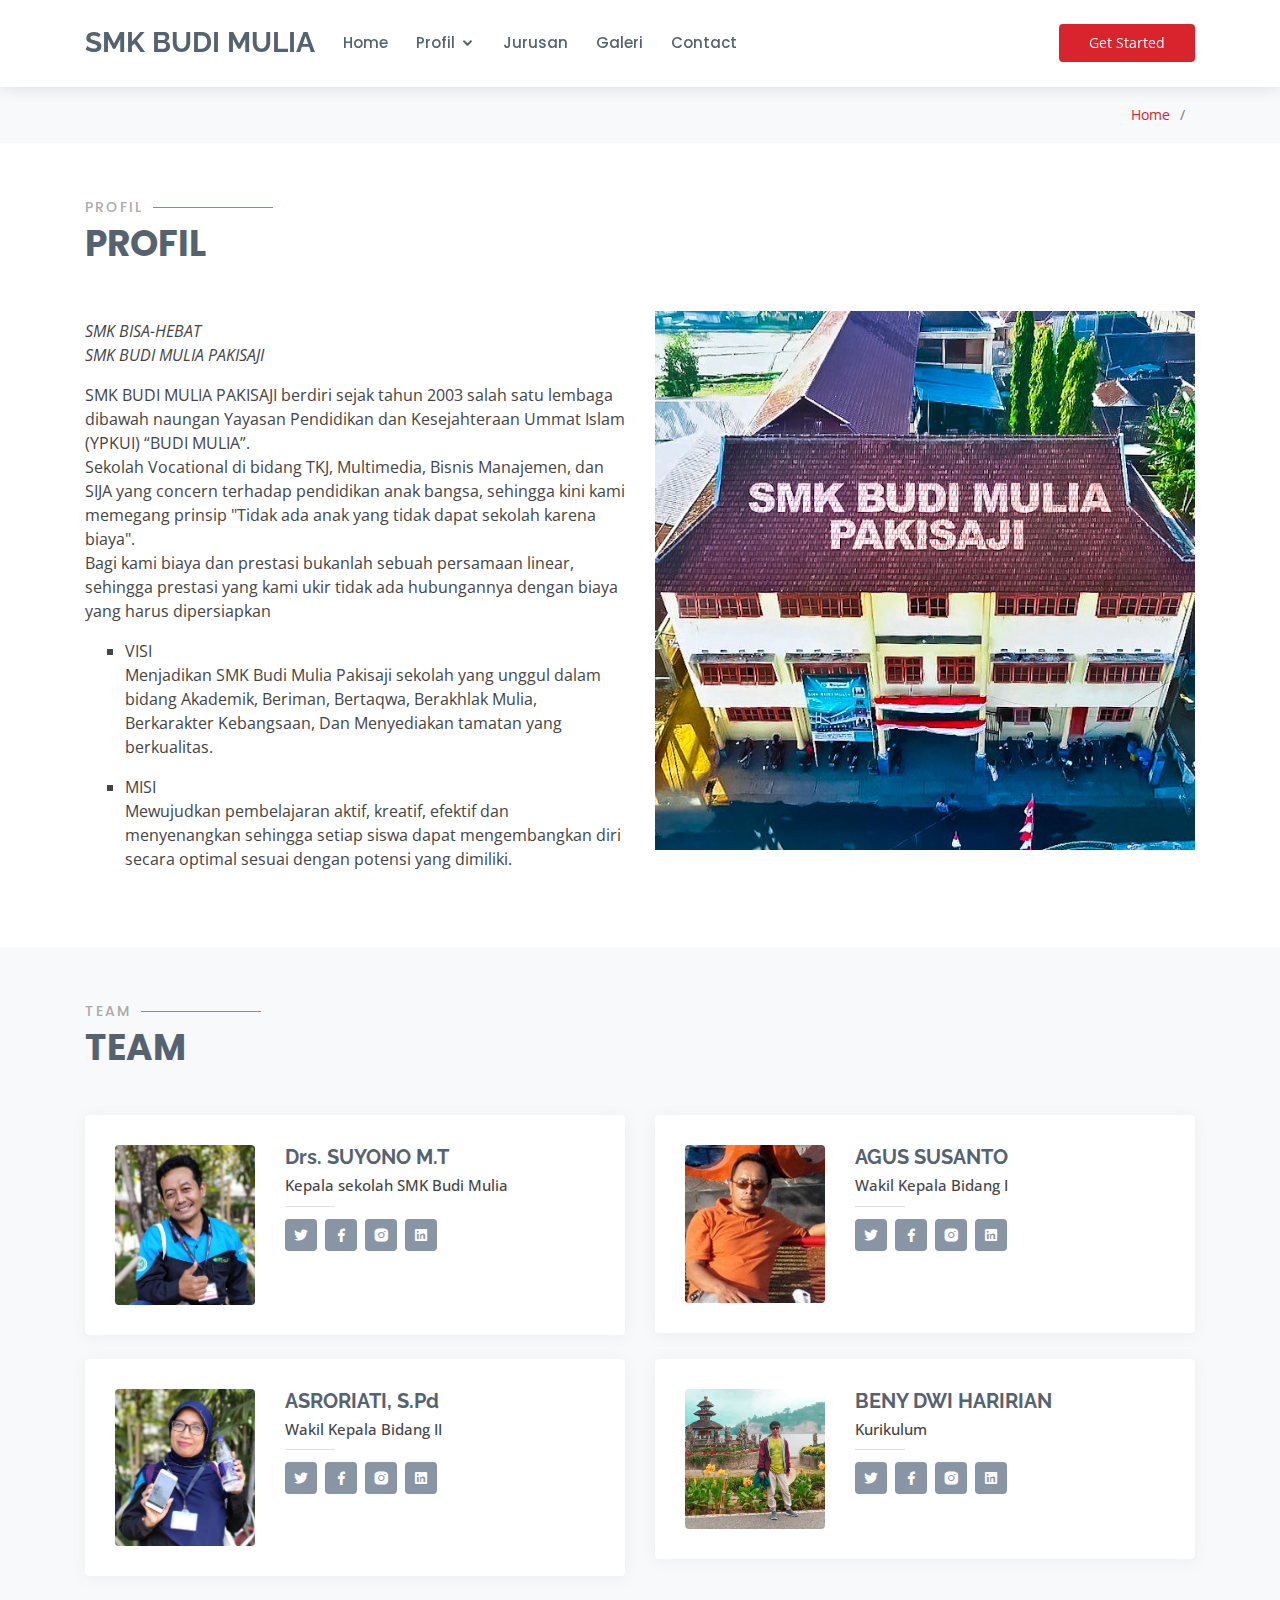
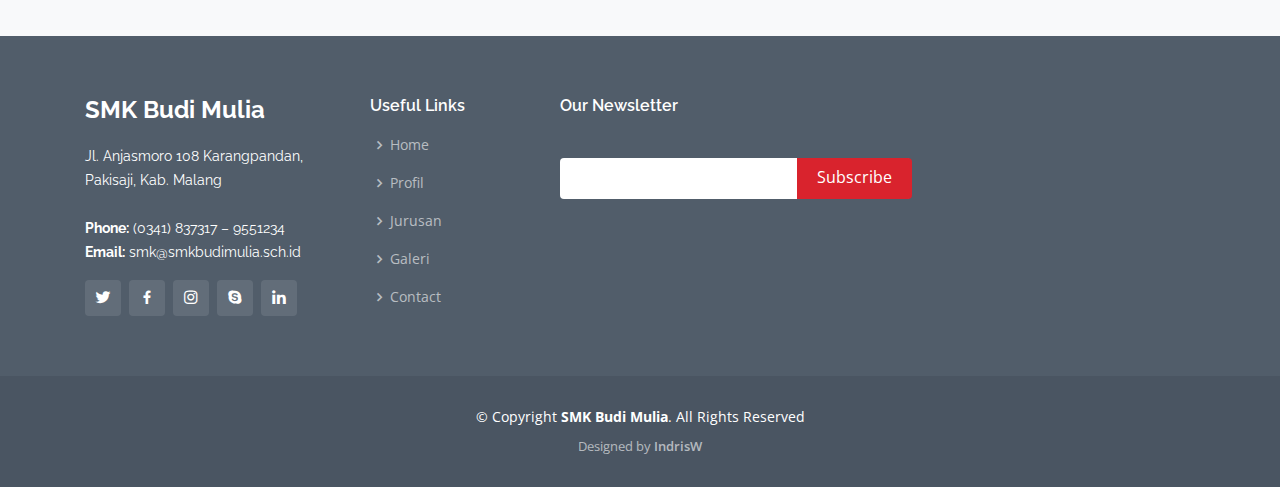
<file: profil.html>
<!DOCTYPE html>
<html lang="en">

<head>
  <meta charset="utf-8">
  <meta content="width=device-width, initial-scale=1.0" name="viewport">

  <title>SMK Budi Mulia</title>
  <meta content="" name="descriptison">
  <meta content="" name="keywords">

  <!-- Favicons -->
  <link href="assets/img/favicon.jpg" rel="icon">
  <link href="assets/img/apple-touch-icon.png" rel="apple-touch-icon">

  <!-- Google Fonts -->
  <link href="https://fonts.googleapis.com/css?family=Open+Sans:300,300i,400,400i,600,600i,700,700i|Raleway:300,300i,400,400i,500,500i,600,600i,700,700i|Poppins:300,300i,400,400i,500,500i,600,600i,700,700i" rel="stylesheet">

  <!-- Vendor CSS Files -->
  <link href="assets/vendor/bootstrap/css/bootstrap.min.css" rel="stylesheet">
  <link href="assets/vendor/icofont/icofont.min.css" rel="stylesheet">
  <link href="assets/vendor/boxicons/css/boxicons.min.css" rel="stylesheet">
  <link href="assets/vendor/animate.css/animate.min.css" rel="stylesheet">
  <link href="assets/vendor/remixicon/remixicon.css" rel="stylesheet">
  <link href="assets/vendor/venobox/venobox.css" rel="stylesheet">
  <link href="assets/vendor/owl.carousel/assets/owl.carousel.min.css" rel="stylesheet">

  <!-- Template Main CSS File -->
  <link href="assets/css/style.css" rel="stylesheet">

  <!-- =======================================================
  * Template Name: Sailor - v2.1.0
  * Template URL: https://bootstrapmade.com/sailor-free-bootstrap-theme/
  * Author: BootstrapMade.com
  * License: https://bootstrapmade.com/license/
  ======================================================== -->
</head>

<body>

  <!-- ======= Header ======= -->
  <header id="header" class="fixed-top header-inner-pages">
    <div class="container d-flex align-items-center">

      <h1 class="logo"><a href="index.html">SMK Budi Mulia</a></h1>
      <!-- Uncomment below if you prefer to use an image logo -->
      <!-- <a href="index.html" class="logo"><img src="assets/img/logo.png" alt="" class="img-fluid"></a>-->

      <nav class="nav-menu d-none d-lg-block">

        <ul>
          <li><a href="index.html">Home</a></li>

          <li class="drop-down"><a href="#">Profil</a>
            <ul>
              <li class="active"><a href="profil.html">Profil</a></li>
              <li><a href="team.html">Team</a></li>
              <li><a href="testimonials.html">Testimonials</a></li>

              <li class="drop-down"><a href="#">Ekskul</a>
                <ul>
                  <li><a href="ekskul.html">Paskibra</a></li>
                  <li><a href="ekskul.html">PMR</a></li>
                  <li><a href="ekskul.html">Pramuka</a></li>
                  <li><a href="ekskul.html">PSHT</a></li>
                  <li><a href="ekskul.html">Al-Banjari</a></li>
                  <li><a href="ekskul.html">Qiro'ah</a></li>
                  <li><a href="ekskul.html">Band</a></li>
                  <li><a href="ekskul.html">English Club</a></li>
                  <li><a href="ekskul.html">Sepak Bola</a></li>

                </ul>
              </li>
            </ul>
          </li>

          <li><a href="jurusan.html">Jurusan</a></li>
          <li><a href="galeri.html">Galeri</a></li>
   
          <li><a href="contact.html">Contact</a></li>


        </ul>

      </nav><!-- .nav-menu -->

      <a href="index.html" class="get-started-btn ml-auto">Get Started</a>

    </div>
  </header><!-- End Header -->

  <main id="main">

    <!-- ======= Breadcrumbs ======= -->
    <section id="breadcrumbs" class="breadcrumbs">
      <div class="container">

        <div class="d-flex justify-content-between align-items-center">
          <h2></h2>
          <ol>
            <li><a href="index.html">Home</a></li>
            <li></li>
          </ol>
        </div>

      </div>
    </section><!-- End Breadcrumbs -->

    <!-- ======= About Section ======= -->
    <section id="profil" class="profil">
      <div class="container">

          <div class="section-title">
          <h2>Profil</h2>
          <p>Profil</p>
        </div>

        <div class="row">
          <div class="col-lg-6 order-1 order-lg-2" data-aos="fade-left">
            <img src="assets/img/about.jpg" class="img-fluid" alt="">
          </div>
          <div class="col-lg-6 pt-4 pt-lg-0 order-2 order-lg-1 content" data-aos="fade-right">
            <h3></h3>
            <p class="font-italic">
               SMK BISA-HEBAT <br>
            SMK BUDI MULIA PAKISAJI
            </p>
             <p>
             SMK BUDI MULIA PAKISAJI berdiri sejak tahun 2003 salah satu lembaga dibawah naungan Yayasan Pendidikan dan Kesejahteraan Ummat Islam (YPKUI) “BUDI MULIA”.<br>
            Sekolah Vocational di bidang TKJ, Multimedia, Bisnis Manajemen, dan SIJA yang concern terhadap pendidikan anak bangsa, sehingga kini kami memegang prinsip "Tidak ada anak yang tidak dapat sekolah karena biaya".<br>

Bagi kami biaya dan prestasi bukanlah sebuah persamaan linear, sehingga prestasi yang kami ukir tidak ada hubungannya dengan biaya yang harus dipersiapkan
            </p>
              <ul type="square">
                <li>VISI</li>
                <p>Menjadikan SMK Budi Mulia Pakisaji sekolah yang unggul dalam bidang Akademik, Beriman, Bertaqwa, Berakhlak Mulia, Berkarakter Kebangsaan, Dan Menyediakan tamatan yang berkualitas.</p>
              </ul>
            </p>

               <ul type="square">
                <li>MISI</li>
                <p>Mewujudkan pembelajaran aktif, kreatif, efektif dan menyenangkan sehingga setiap siswa dapat mengembangkan diri secara optimal sesuai dengan potensi yang dimiliki.</p>
              </ul>
            </p>


          </div>
        </div>

      </div>
    </section><!-- End About Section -->

    <!-- ======= Team Section ======= -->
    <section id="team" class="team section-bg">
      <div class="container">

        <div class="section-title">
          <h2>Team</h2>
          <p>TEAm</p>
        </div>

        <div class="row">

          <div class="col-lg-6">
            <div class="member d-flex align-items-start">
              <div class="pic"><img src="assets/img/team/team-1.jpg" class="img-fluid" alt=""></div>
              <div class="member-info">
                <h4>Drs. SUYONO M.T</h4>
                <span>Kepala sekolah SMK Budi Mulia</span>
                <p></p>
                <div class="social">
                  <a href=""><i class="ri-twitter-fill"></i></a>
                  <a href=""><i class="ri-facebook-fill"></i></a>
                  <a href=""><i class="ri-instagram-fill"></i></a>
                  <a href=""> <i class="ri-linkedin-box-fill"></i> </a>
                </div>
              </div>
            </div>
          </div>

          <div class="col-lg-6 mt-4 mt-lg-0">
            <div class="member d-flex align-items-start">
              <div class="pic"><img src="assets/img/team/team-2.jpg" class="img-fluid" alt=""></div>
              <div class="member-info">
                <h4>AGUS SUSANTO</h4>
                <span>Wakil Kepala Bidang I</span>
                <p></p>
                <div class="social">
                  <a href=""><i class="ri-twitter-fill"></i></a>
                  <a href=""><i class="ri-facebook-fill"></i></a>
                  <a href=""><i class="ri-instagram-fill"></i></a>
                  <a href=""> <i class="ri-linkedin-box-fill"></i> </a>
                </div>
              </div>
            </div>
          </div>

          <div class="col-lg-6 mt-4">
            <div class="member d-flex align-items-start">
              <div class="pic"><img src="assets/img/team/team-3.jpg" class="img-fluid" alt=""></div>
              <div class="member-info">
                <h4>ASRORIATI, S.Pd</h4>
                <span>Wakil Kepala Bidang II</span>
                <p></p>
                <div class="social">
                  <a href=""><i class="ri-twitter-fill"></i></a>
                  <a href=""><i class="ri-facebook-fill"></i></a>
                  <a href=""><i class="ri-instagram-fill"></i></a>
                  <a href=""> <i class="ri-linkedin-box-fill"></i> </a>
                </div>
              </div>
            </div>
          </div>

          <div class="col-lg-6 mt-4">
            <div class="member d-flex align-items-start">
              <div class="pic"><img src="assets/img/team/team-4.jpg" class="img-fluid" alt=""></div>
              <div class="member-info">
                <h4>BENY DWI HARIRIAN</h4>
                <span>Kurikulum</span>
                <p></p>
                <div class="social">
                  <a href=""><i class="ri-twitter-fill"></i></a>
                  <a href=""><i class="ri-facebook-fill"></i></a>
                  <a href=""><i class="ri-instagram-fill"></i></a>
                  <a href=""> <i class="ri-linkedin-box-fill"></i> </a>
                </div>
              </div>
            </div>
          </div>

        </div>

      </div>
    </section><!-- End Team Section -->

    <!-- ======= Our Skills Section ======= -->
<!-- End Our Skills Section -->

  </main><!-- End #main -->

  <!-- ======= Footer ======= -->
  <footer id="footer">
    <div class="footer-top">
      <div class="container">
        <div class="row">

          <div class="col-lg-3 col-md-6">
            <div class="footer-info">
              <h3>SMK Budi Mulia</h3>
              <p>
                Jl. Anjasmoro 108  Karangpandan, Pakisaji, Kab. Malang<br><br>
                <strong>Phone:</strong> (0341) 837317 – 9551234<br>
                <strong>Email:</strong>  smk@smkbudimulia.sch.id<br>
              </p>
              <div class="social-links mt-3">
                <a href="#" class="twitter"><i class="bx bxl-twitter"></i></a>
                <a href="#" class="facebook"><i class="bx bxl-facebook"></i></a>
                <a href="#" class="instagram"><i class="bx bxl-instagram"></i></a>
                <a href="#" class="google-plus"><i class="bx bxl-skype"></i></a>
                <a href="#" class="linkedin"><i class="bx bxl-linkedin"></i></a>
              </div>
            </div>
          </div>

          <div class="col-lg-2 col-md-6 footer-links">
            <h4>Useful Links</h4>
            <ul>
              <li><i class="bx bx-chevron-right"></i> <a href="#">Home</a></li>
              <li><i class="bx bx-chevron-right"></i> <a href="#">Profil</a></li>
              <li><i class="bx bx-chevron-right"></i> <a href="#">Jurusan</a></li>
              <li><i class="bx bx-chevron-right"></i> <a href="#">Galeri</a></li>
              <li><i class="bx bx-chevron-right"></i> <a href="#">Contact</a></li>
            </ul>


            
          </div><div class="col-lg-4 col-md-6 footer-newsletter">
            <h4>Our Newsletter</h4>
            <p></p>
            <form action="" method="post">
              <input type="email" name="email"><input type="submit" value="Subscribe">
            </form>

          </div>

        </div>
      </div>
    </div>

    <div class="container">
      <div class="copyright">
        &copy; Copyright <strong><span>SMK Budi Mulia</span></strong>. All Rights Reserved
      </div>
      <div class="credits">
        <!-- All the links in the footer should remain intact. -->
        <!-- You can delete the links only if you purchased the pro version. -->
        <!-- Licensing information: https://bootstrapmade.com/license/ -->
        <!-- Purchase the pro version with working PHP/AJAX contact form: https://bootstrapmade.com/sailor-free-bootstrap-theme/ -->
        Designed by <a href="https://bootstrapmade.com/">IndrisW</a>
      </div>
    </div>
  </footer><!-- End Footer -->

  <a href="#" class="back-to-top"><i class="icofont-simple-up"></i></a>

  <!-- Vendor JS Files -->
  <script src="assets/vendor/jquery/jquery.min.js"></script>
  <script src="assets/vendor/bootstrap/js/bootstrap.bundle.min.js"></script>
  <script src="assets/vendor/jquery.easing/jquery.easing.min.js"></script>
  <script src="assets/vendor/php-email-form/validate.js"></script>
  <script src="assets/vendor/isotope-layout/isotope.pkgd.min.js"></script>
  <script src="assets/vendor/venobox/venobox.min.js"></script>
  <script src="assets/vendor/waypoints/jquery.waypoints.min.js"></script>
  <script src="assets/vendor/owl.carousel/owl.carousel.min.js"></script>

  <!-- Template Main JS File -->
  <script src="assets/js/main.js"></script>

</body>

</html>
</file>
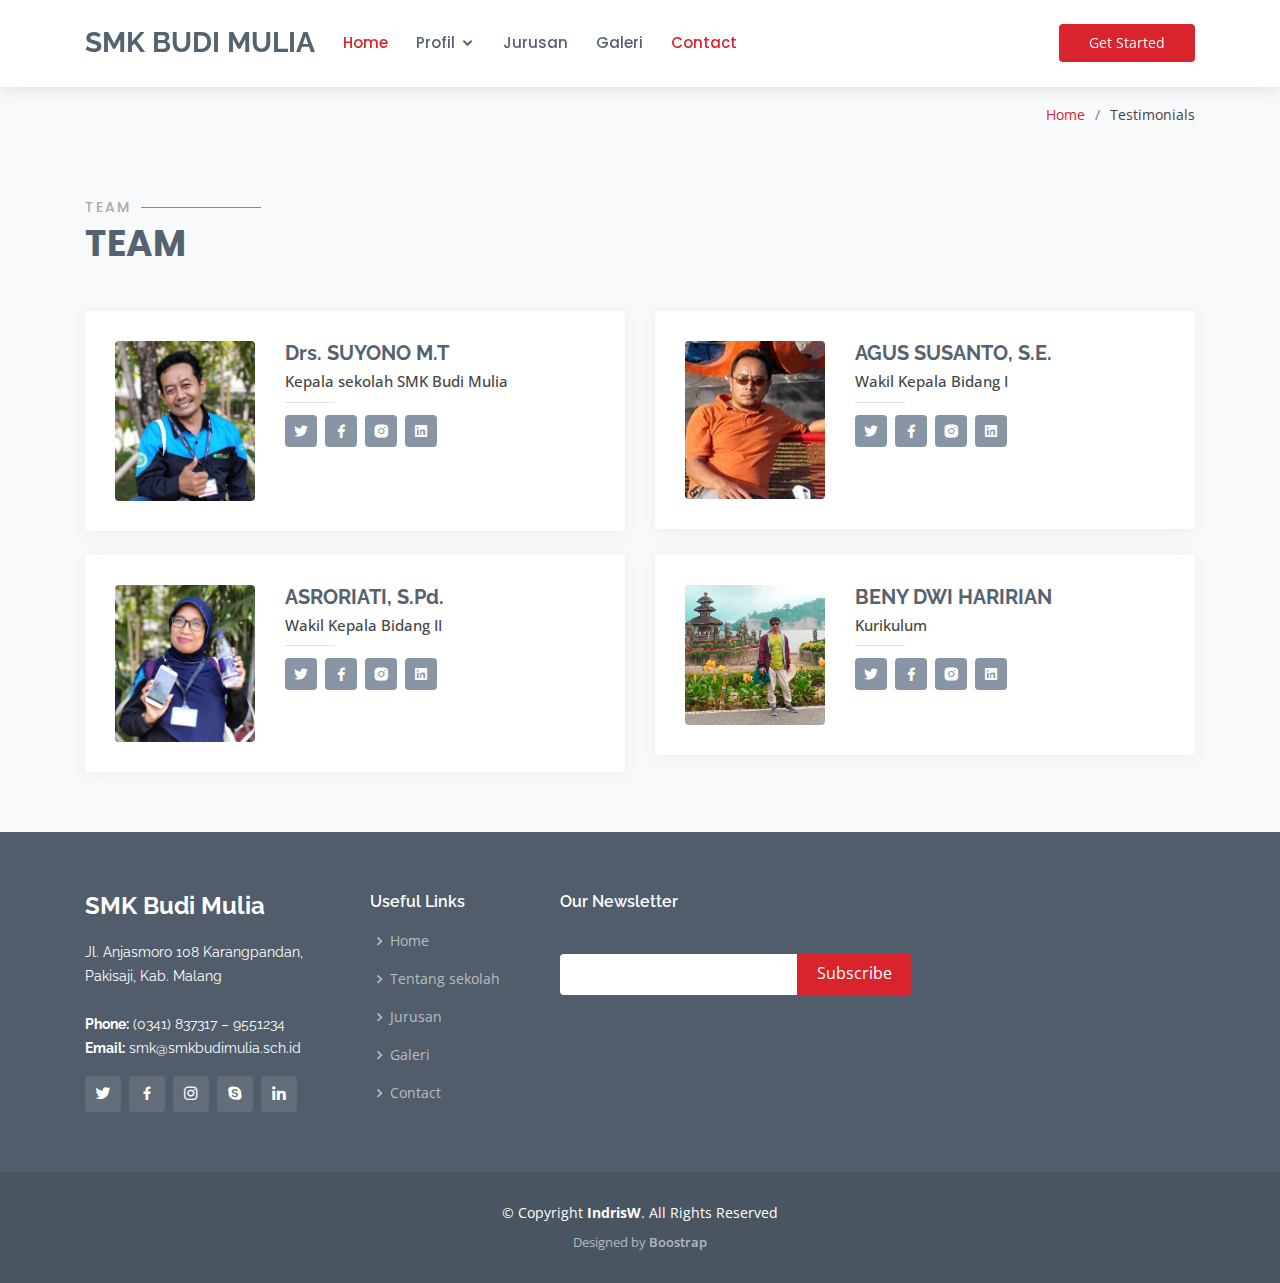
<file: team.html>
<!DOCTYPE html>
<html lang="en">

<head>
  <meta charset="utf-8">
  <meta content="width=device-width, initial-scale=1.0" name="viewport">

  <title>SMK Budi Mulia</title>
  <meta content="" name="descriptison">
  <meta content="" name="keywords">

  <!-- Favicons -->
  <link href="assets/img/favicon.jpg" rel="icon">
  <link href="assets/img/apple-touch-icon.png" rel="apple-touch-icon">

  <!-- Google Fonts -->
  <link href="https://fonts.googleapis.com/css?family=Open+Sans:300,300i,400,400i,600,600i,700,700i|Raleway:300,300i,400,400i,500,500i,600,600i,700,700i|Poppins:300,300i,400,400i,500,500i,600,600i,700,700i" rel="stylesheet">

  <!-- Vendor CSS Files -->
  <link href="assets/vendor/bootstrap/css/bootstrap.min.css" rel="stylesheet">
  <link href="assets/vendor/icofont/icofont.min.css" rel="stylesheet">
  <link href="assets/vendor/boxicons/css/boxicons.min.css" rel="stylesheet">
  <link href="assets/vendor/animate.css/animate.min.css" rel="stylesheet">
  <link href="assets/vendor/remixicon/remixicon.css" rel="stylesheet">
  <link href="assets/vendor/venobox/venobox.css" rel="stylesheet">
  <link href="assets/vendor/owl.carousel/assets/owl.carousel.min.css" rel="stylesheet">

  <!-- Template Main CSS File -->
  <link href="assets/css/style.css" rel="stylesheet">

  <!-- =======================================================
  * Template Name: Sailor - v2.1.0
  * Template URL: https://bootstrapmade.com/sailor-free-bootstrap-theme/
  * Author: BootstrapMade.com
  * License: https://bootstrapmade.com/license/
  ======================================================== -->
</head>

<body>

  <!-- ======= Header ======= -->
  <header id="header" class="fixed-top header-inner-pages">
    <div class="container d-flex align-items-center">

      <h1 class="logo"><a href="index.html">SMK Budi Mulia</a></h1>
      <!-- Uncomment below if you prefer to use an image logo -->
      <!-- <a href="index.html" class="logo"><img src="assets/img/logo.png" alt="" class="img-fluid"></a>-->

      <nav class="nav-menu d-none d-lg-block">

        <ul>
          <li class="active"><a href="index.html">Home</a></li>

          <li class="drop-down"><a href="#">Profil</a>
            <ul>
              <li><a href="profil.html">Profil</a></li>
              <li><a href="team.html">Team</a></li>
              <li><a href="testimonials.html">Testimonials</a></li>

              <li class="drop-down"><a href="#">Ekskul</a>
                <ul>
                  <li><a href="ekskul.html">Paskibra</a></li>
                  <li><a href="ekskul.html">PMR</a></li>
                  <li><a href="ekskul.html">Pramuka</a></li>
                  <li><a href="ekskul.html">PSHT</a></li>
                  <li><a href="ekskul.html">Al-Banjari</a></li>
                  <li><a href="ekskul.html">Qiro'ah</a></li>
                  <li><a href="ekskul.html">Band</a></li>
                  <li><a href="ekskul.html">English Club</a></li>
                  <li><a href="ekskul.html">Sepak Bola</a></li>

                </ul>
              </li>
            </ul>
          </li>

          <li><a href="Jurusan.html">Jurusan</a></li>
          <li><a href="Galeri.html">Galeri</a></li>

          <li class="active"><a href="contact.html">Contact</a></li>


        </ul>

      </nav><!--.nav-menu -->

      <a href="index.html" class="get-started-btn ml-auto">Get Started</a>

    </div>
  </header><!-- End Header -->

  <main id="main">

    <!-- ======= Breadcrumbs ======= -->
    <section id="breadcrumbs" class="breadcrumbs">
      <div class="container">

        <div class="d-flex justify-content-between align-items-center">
          <h2></h2>
          <ol>
            <li><a href="index.html">Home</a></li>
            <li>Testimonials</li>
          </ol>
        </div>

      </div>
    </section><!-- End Breadcrumbs -->

    <!-- ======= Testimonials Section ======= -->
    <section id="team" class="team section-bg">
      <div class="container">

        <div class="section-title">
          <h2>Team</h2>
          <p>Team</p>
        </div>

        <div class="row">

          <div class="col-lg-6">
            <div class="member d-flex align-items-start">
              <div class="pic"><img src="assets/img/team/team-1.jpg" class="img-fluid" alt=""></div>
              <div class="member-info">
                <h4>Drs. SUYONO M.T</h4>
                <span>Kepala sekolah SMK Budi Mulia</span>
                <p></p>
                <div class="social">
                  <a href=""><i class="ri-twitter-fill"></i></a>
                  <a href=""><i class="ri-facebook-fill"></i></a>
                  <a href=""><i class="ri-instagram-fill"></i></a>
                  <a href=""> <i class="ri-linkedin-box-fill"></i> </a>
                </div>
              </div>
            </div>
          </div>

          <div class="col-lg-6 mt-4 mt-lg-0">
            <div class="member d-flex align-items-start">
              <div class="pic"><img src="assets/img/team/team-2.jpg" class="img-fluid" alt=""></div>
              <div class="member-info">
                <h4>AGUS SUSANTO, S.E.</h4>
                <span>Wakil Kepala Bidang I</span>
                <p></p>
                <div class="social">
                  <a href=""><i class="ri-twitter-fill"></i></a>
                  <a href=""><i class="ri-facebook-fill"></i></a>
                  <a href=""><i class="ri-instagram-fill"></i></a>
                  <a href=""> <i class="ri-linkedin-box-fill"></i> </a>
                </div>
              </div>
            </div>
          </div>

          <div class="col-lg-6 mt-4">
            <div class="member d-flex align-items-start">
              <div class="pic"><img src="assets/img/team/team-3.jpg" class="img-fluid" alt=""></div>
              <div class="member-info">
                <h4>ASRORIATI, S.Pd.</h4>
                <span>Wakil Kepala Bidang II</span>
                <p></p>
                <div class="social">
                  <a href=""><i class="ri-twitter-fill"></i></a>
                  <a href=""><i class="ri-facebook-fill"></i></a>
                  <a href=""><i class="ri-instagram-fill"></i></a>
                  <a href=""> <i class="ri-linkedin-box-fill"></i> </a>
                </div>
              </div>
            </div>
          </div>

          <div class="col-lg-6 mt-4">
            <div class="member d-flex align-items-start">
              <div class="pic"><img src="assets/img/team/team-4.jpg" class="img-fluid" alt=""></div>
              <div class="member-info">
                <h4>BENY DWI HARIRIAN</h4>
                <span>Kurikulum</span>
                <p></p>
                <div class="social">
                  <a href=""><i class="ri-twitter-fill"></i></a>
                  <a href=""><i class="ri-facebook-fill"></i></a>
                  <a href=""><i class="ri-instagram-fill"></i></a>
                  <a href=""> <i class="ri-linkedin-box-fill"></i> </a>
                </div>
              </div>
            </div>
          </div>

        </div>

      </div>
    </section>

  <!-- ======= Footer ======= -->
  <footer id="footer">
    <div class="footer-top">
      <div class="container">
        <div class="row">

          <div class="col-lg-3 col-md-6">
            <div class="footer-info">
              <h3>SMK Budi Mulia</h3>
              <p>
                Jl. Anjasmoro 108  Karangpandan, Pakisaji, Kab. Malang<br><br>
                <strong>Phone:</strong> (0341) 837317 – 9551234<br>
                <strong>Email:</strong>  smk@smkbudimulia.sch.id<br>
              </p>
              <div class="social-links mt-3">
                <a href="#" class="twitter"><i class="bx bxl-twitter"></i></a>
                <a href="#" class="facebook"><i class="bx bxl-facebook"></i></a>
                <a href="#" class="instagram"><i class="bx bxl-instagram"></i></a>
                <a href="#" class="google-plus"><i class="bx bxl-skype"></i></a>
                <a href="#" class="linkedin"><i class="bx bxl-linkedin"></i></a>
              </div>
            </div>
          </div>

          <div class="col-lg-2 col-md-6 footer-links">
            <h4>Useful Links</h4>
            <ul>
              <li><i class="bx bx-chevron-right"></i> <a href="#">Home</a></li>
              <li><i class="bx bx-chevron-right"></i> <a href="#">Tentang sekolah</a></li>
              <li><i class="bx bx-chevron-right"></i> <a href="#">Jurusan</a></li>
              <li><i class="bx bx-chevron-right"></i> <a href="#">Galeri</a></li>
              <li><i class="bx bx-chevron-right"></i> <a href="#">Contact</a></li>
            </ul>
          </div>
          <div class="col-lg-4 col-md-6 footer-newsletter">
            <h4>Our Newsletter</h4>
            <p></p>
            <form action="" method="post">
              <input type="email" name="email"><input type="submit" value="Subscribe">
            </form>

          </div>

        </div>
      </div>
    </div>

    <div class="container">
      <div class="copyright">
        &copy; Copyright <strong><span>IndrisW</span></strong>. All Rights Reserved
      </div>
      <div class="credits">
        <!-- All the links in the footer should remain intact. -->
        <!-- You can delete the links only if you purchased the pro version. -->
        <!-- Licensing information: https://bootstrapmade.com/license/ -->
        <!-- Purchase the pro version with working PHP/AJAX contact form: https://bootstrapmade.com/sailor-free-bootstrap-theme/ -->
        Designed by <a href="https://bootstrapmade.com/">Boostrap</a>
      </div>
    </div>
  </footer><!-- End Footer -->

  <a href="#" class="back-to-top"><i class="icofont-simple-up"></i></a>

  <!-- Vendor JS Files -->
  <script src="assets/vendor/jquery/jquery.min.js"></script>
  <script src="assets/vendor/bootstrap/js/bootstrap.bundle.min.js"></script>
  <script src="assets/vendor/jquery.easing/jquery.easing.min.js"></script>
  <script src="assets/vendor/php-email-form/validate.js"></script>
  <script src="assets/vendor/isotope-layout/isotope.pkgd.min.js"></script>
  <script src="assets/vendor/venobox/venobox.min.js"></script>
  <script src="assets/vendor/waypoints/jquery.waypoints.min.js"></script>
  <script src="assets/vendor/owl.carousel/owl.carousel.min.js"></script>

  <!-- Template Main JS File -->
  <script src="assets/js/main.js"></script>

</body>

</html>
</file>
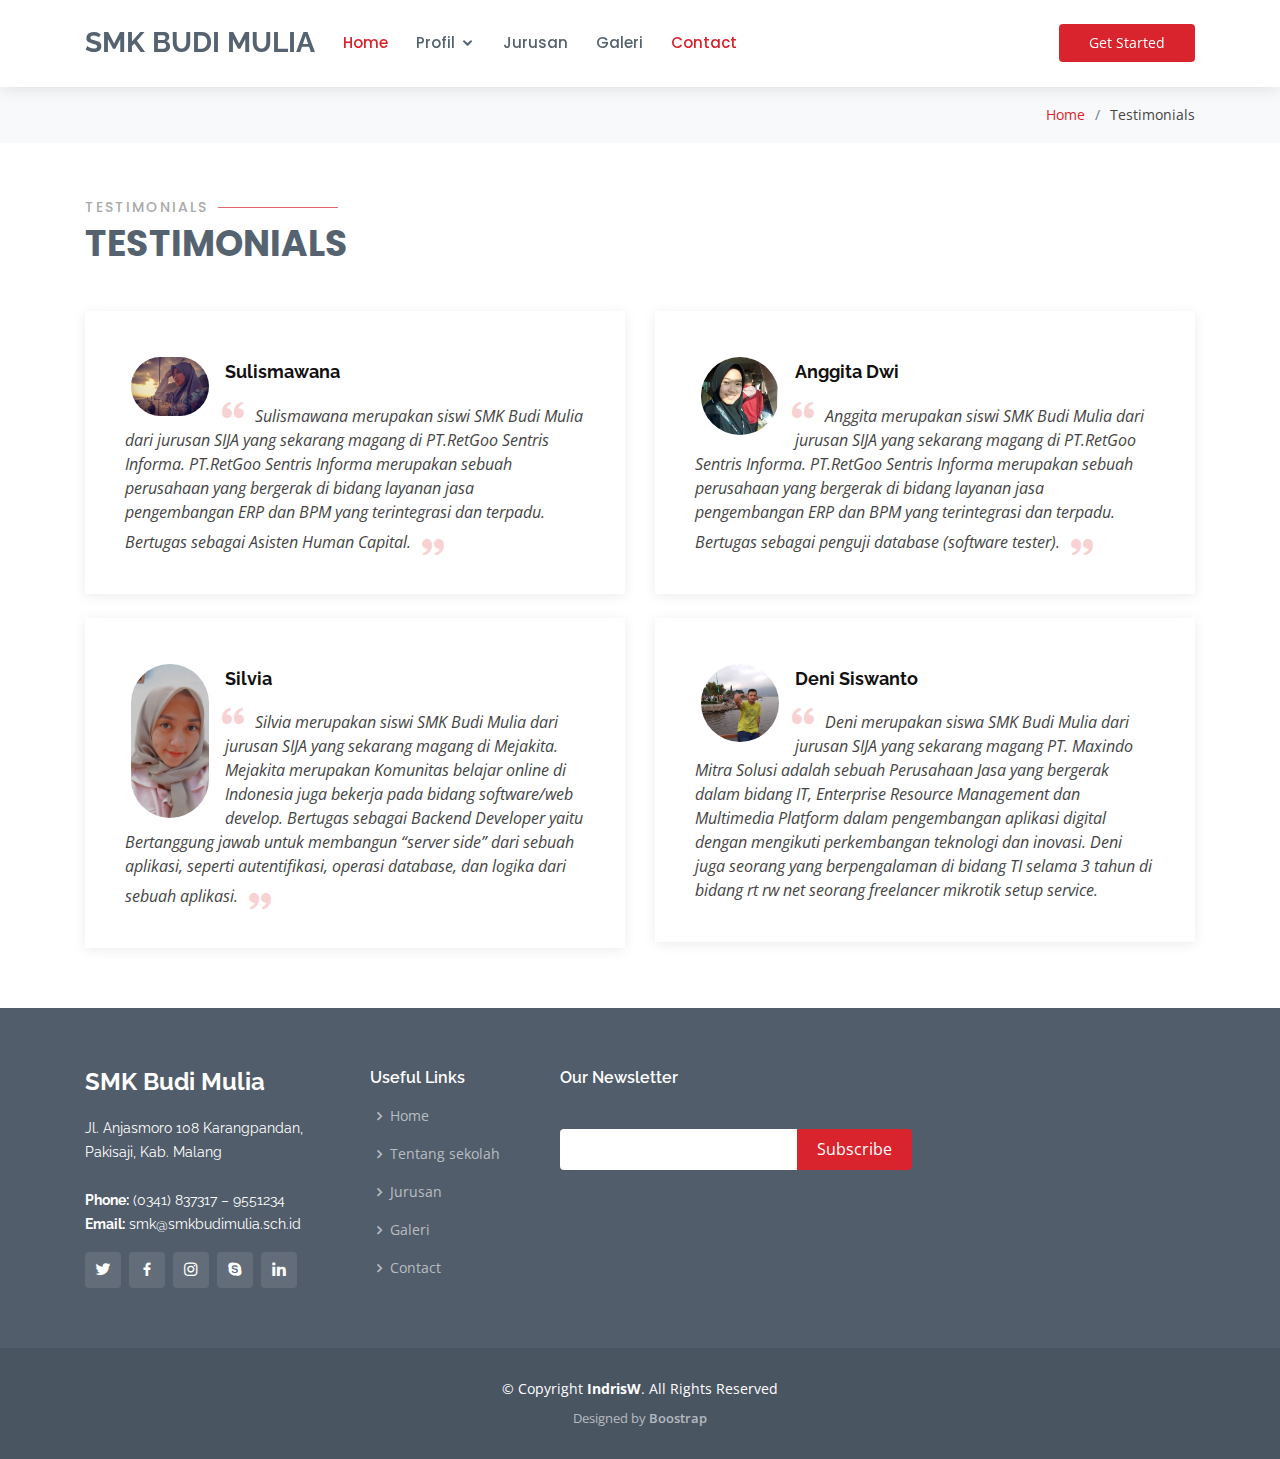
<file: testimonials.html>
<!DOCTYPE html>
<html lang="en">

<head>
  <meta charset="utf-8">
  <meta content="width=device-width, initial-scale=1.0" name="viewport">

  <title>SMK Budi Mulia</title>
  <meta content="" name="descriptison">
  <meta content="" name="keywords">

  <!-- Favicons -->
  <link href="assets/img/favicon.jpg" rel="icon">
  <link href="assets/img/apple-touch-icon.png" rel="apple-touch-icon">

  <!-- Google Fonts -->
  <link href="https://fonts.googleapis.com/css?family=Open+Sans:300,300i,400,400i,600,600i,700,700i|Raleway:300,300i,400,400i,500,500i,600,600i,700,700i|Poppins:300,300i,400,400i,500,500i,600,600i,700,700i" rel="stylesheet">

  <!-- Vendor CSS Files -->
  <link href="assets/vendor/bootstrap/css/bootstrap.min.css" rel="stylesheet">
  <link href="assets/vendor/icofont/icofont.min.css" rel="stylesheet">
  <link href="assets/vendor/boxicons/css/boxicons.min.css" rel="stylesheet">
  <link href="assets/vendor/animate.css/animate.min.css" rel="stylesheet">
  <link href="assets/vendor/remixicon/remixicon.css" rel="stylesheet">
  <link href="assets/vendor/venobox/venobox.css" rel="stylesheet">
  <link href="assets/vendor/owl.carousel/assets/owl.carousel.min.css" rel="stylesheet">

  <!-- Template Main CSS File -->
  <link href="assets/css/style.css" rel="stylesheet">

  <!-- =======================================================
  * Template Name: Sailor - v2.1.0
  * Template URL: https://bootstrapmade.com/sailor-free-bootstrap-theme/
  * Author: BootstrapMade.com
  * License: https://bootstrapmade.com/license/
  ======================================================== -->
</head>

<body>

  <!-- ======= Header ======= -->
  <header id="header" class="fixed-top header-inner-pages">
    <div class="container d-flex align-items-center">

      <h1 class="logo"><a href="index.html">SMK Budi Mulia</a></h1>
      <!-- Uncomment below if you prefer to use an image logo -->
      <!-- <a href="index.html" class="logo"><img src="assets/img/logo.png" alt="" class="img-fluid"></a>-->

      <nav class="nav-menu d-none d-lg-block">

        <ul>
          <li class="active"><a href="index.html">Home</a></li>

          <li class="drop-down"><a href="#">Profil</a>
            <ul>
              <li><a href="profil.html">Profil</a></li>
              <li><a href="team.html">Team</a></li>
              <li><a href="testimonials.html">Testimonials</a></li>

              <li class="drop-down"><a href="#">ekstrakulikuler</a>
                <ul>
                  <li><a href="ekskul.html">Paskibra</a></li>
                  <li><a href="ekskul.html">PMR</a></li>
                  <li><a href="ekskul.html">Pramuka</a></li>
                  <li><a href="ekskul.html">PSHT</a></li>
                  <li><a href="ekskul.html">Al-Banjari</a></li>
                  <li><a href="ekskul.html">Qiro'ah</a></li>
                  <li><a href="ekskul.html">Band</a></li>
                  <li><a href="ekskul.html">English Club</a></li>
                  <li><a href="ekskul.html">Sepak Bola</a></li>

                </ul>
              </li>
            </ul>
          </li>

          <li><a href="Jurusan.html">Jurusan</a></li>
          <li><a href="Galeri.html">Galeri</a></li>

          <li class="active"><a href="contact.html">Contact</a></li>


        </ul>

      </nav><!--.nav-menu -->

      <a href="index.html" class="get-started-btn ml-auto">Get Started</a>

    </div>
  </header><!-- End Header -->

  <main id="main">

    <!-- ======= Breadcrumbs ======= -->
    <section id="breadcrumbs" class="breadcrumbs">
      <div class="container">

        <div class="d-flex justify-content-between align-items-center">
          <h2></h2>
          <ol>
            <li><a href="index.html">Home</a></li>
            <li>Testimonials</li>
          </ol>
        </div>

      </div>
    </section><!-- End Breadcrumbs -->

    <!-- ======= Testimonials Section ======= -->
    <section id="testimonials" class="testimonials">
      <div class="container">


          <div class="section-title">
          <h2>testimonials</h2>
          <p>testimonials</p>
        </div>

        <div class="row">



          <div class="col-lg-6">
            <div class="testimonial-item">
              <img src="assets/img/testimonials/testimonials-1.jpg" class="testimonial-img" alt="">
              <h3>Sulismawana</h3>
              <h4></h4>
              <p>
                <i class="bx bxs-quote-alt-left quote-icon-left"></i>
               Sulismawana merupakan siswi SMK Budi Mulia dari jurusan SIJA yang sekarang magang di PT.RetGoo Sentris Informa. PT.RetGoo Sentris Informa merupakan sebuah perusahaan yang bergerak di bidang layanan jasa pengembangan ERP dan BPM yang terintegrasi dan terpadu. Bertugas sebagai Asisten Human Capital.
                <i class="bx bxs-quote-alt-right quote-icon-right"></i>
              </p>
            </div>
          </div>

          <div class="col-lg-6">
            <div class="testimonial-item mt-4 mt-lg-0">
              <img src="assets/img/testimonials/testimonials-2.jpg" class="testimonial-img" alt="">
              <h3>Anggita Dwi</h3>
              <h4></h4>
              <p>
                <i class="bx bxs-quote-alt-left quote-icon-left"></i>
                Anggita merupakan siswi SMK Budi Mulia dari jurusan SIJA yang sekarang magang di PT.RetGoo Sentris Informa. PT.RetGoo Sentris Informa merupakan sebuah perusahaan yang bergerak di bidang layanan jasa pengembangan ERP dan BPM yang terintegrasi dan terpadu. Bertugas sebagai penguji database (software tester).
                <i class="bx bxs-quote-alt-right quote-icon-right"></i>
              </p>
            </div>
          </div>

          <div class="col-lg-6">
            <div class="testimonial-item mt-4">
              <img src="assets/img/testimonials/testimonials-3.jpg" class="testimonial-img" alt="">
              <h3>Silvia</h3>
              <h4></h4>
              <p>
                <i class="bx bxs-quote-alt-left quote-icon-left"></i>
                Silvia merupakan siswi SMK Budi Mulia dari jurusan SIJA yang sekarang magang di Mejakita. Mejakita merupakan Komunitas belajar online di Indonesia juga bekerja pada bidang software/web develop. Bertugas sebagai Backend Developer yaitu Bertanggung jawab untuk membangun “server side” dari sebuah aplikasi, seperti autentifikasi, operasi database, dan logika dari sebuah aplikasi.
                <i class="bx bxs-quote-alt-right quote-icon-right"></i>
              </p>
            </div>
          </div>

<div class="col-lg-6">
            <div class="testimonial-item mt-4">
              <img src="assets/img/testimonials/testimonials-4.jpg" class="testimonial-img" alt="">
              <h3>Deni Siswanto</h3>
              <h4></h4>
              <p>
                <i class="bx bxs-quote-alt-left quote-icon-left"></i>
                Deni merupakan siswa SMK Budi Mulia dari jurusan SIJA yang sekarang magang PT. Maxindo Mitra Solusi adalah sebuah Perusahaan Jasa yang bergerak dalam bidang IT, Enterprise Resource Management dan Multimedia Platform dalam pengembangan aplikasi digital dengan mengikuti perkembangan teknologi dan inovasi. Deni juga seorang yang berpengalaman di bidang TI selama 3 tahun di bidang rt rw net seorang freelancer mikrotik setup service.
    </section><!-- End Testimonials Section -->

  </main><!-- End #main -->

  <!-- ======= Footer ======= -->
  <footer id="footer">
    <div class="footer-top">
      <div class="container">
        <div class="row">

          <div class="col-lg-3 col-md-6">
            <div class="footer-info">
              <h3>SMK Budi Mulia</h3>
              <p>
                Jl. Anjasmoro 108  Karangpandan, Pakisaji, Kab. Malang<br><br>
                <strong>Phone:</strong> (0341) 837317 – 9551234<br>
                <strong>Email:</strong>  smk@smkbudimulia.sch.id<br>
              </p>
              <div class="social-links mt-3">
                <a href="#" class="twitter"><i class="bx bxl-twitter"></i></a>
                <a href="#" class="facebook"><i class="bx bxl-facebook"></i></a>
                <a href="#" class="instagram"><i class="bx bxl-instagram"></i></a>
                <a href="#" class="google-plus"><i class="bx bxl-skype"></i></a>
                <a href="#" class="linkedin"><i class="bx bxl-linkedin"></i></a>
              </div>
            </div>
          </div>

          <div class="col-lg-2 col-md-6 footer-links">
            <h4>Useful Links</h4>
            <ul>
              <li><i class="bx bx-chevron-right"></i> <a href="#">Home</a></li>
              <li><i class="bx bx-chevron-right"></i> <a href="#">Tentang sekolah</a></li>
              <li><i class="bx bx-chevron-right"></i> <a href="#">Jurusan</a></li>
              <li><i class="bx bx-chevron-right"></i> <a href="#">Galeri</a></li>
              <li><i class="bx bx-chevron-right"></i> <a href="#">Contact</a></li>
            </ul>
          </div>
          <div class="col-lg-4 col-md-6 footer-newsletter">
            <h4>Our Newsletter</h4>
            <p></p>
            <form action="" method="post">
              <input type="email" name="email"><input type="submit" value="Subscribe">
            </form>

          </div>

        </div>
      </div>
    </div>

    <div class="container">
      <div class="copyright">
        &copy; Copyright <strong><span>IndrisW</span></strong>. All Rights Reserved
      </div>
      <div class="credits">
        <!-- All the links in the footer should remain intact. -->
        <!-- You can delete the links only if you purchased the pro version. -->
        <!-- Licensing information: https://bootstrapmade.com/license/ -->
        <!-- Purchase the pro version with working PHP/AJAX contact form: https://bootstrapmade.com/sailor-free-bootstrap-theme/ -->
        Designed by <a href="https://bootstrapmade.com/">Boostrap</a>
      </div>
    </div>
  </footer><!-- End Footer -->

  <a href="#" class="back-to-top"><i class="icofont-simple-up"></i></a>

  <!-- Vendor JS Files -->
  <script src="assets/vendor/jquery/jquery.min.js"></script>
  <script src="assets/vendor/bootstrap/js/bootstrap.bundle.min.js"></script>
  <script src="assets/vendor/jquery.easing/jquery.easing.min.js"></script>
  <script src="assets/vendor/php-email-form/validate.js"></script>
  <script src="assets/vendor/isotope-layout/isotope.pkgd.min.js"></script>
  <script src="assets/vendor/venobox/venobox.min.js"></script>
  <script src="assets/vendor/waypoints/jquery.waypoints.min.js"></script>
  <script src="assets/vendor/owl.carousel/owl.carousel.min.js"></script>

  <!-- Template Main JS File -->
  <script src="assets/js/main.js"></script>

</body>

</html>
</file>
<file: assets/vendor/venobox/venobox.css>
/* ------ venobox.css --------*/
.vbox-overlay *, .vbox-overlay *:before, .vbox-overlay *:after{
    -webkit-backface-visibility: hidden;
    -webkit-box-sizing:border-box;
    -moz-box-sizing:border-box;
    box-sizing:border-box;
}
.vbox-overlay * { 
    -webkit-backface-visibility: visible;
    backface-visibility: visible;
}
.vbox-overlay{
    display: -webkit-flex;
    display: flex;
    -webkit-flex-direction: column;
    flex-direction: column;
    -webkit-justify-content: center;
    justify-content: center;
    -webkit-align-items: center;
    align-items: center;
    position: fixed;
    left: 0;
    top: 0;
    bottom: 0;
    right: 0;
    z-index: 999999;
}

/* ----- navigation ----- */
.vbox-title{
    width: 100%;
    height: 40px;
    float: left;
    text-align: center;
    line-height: 28px;
    font-size: 12px;
    padding: 6px 50px;
    overflow: hidden;
    position: fixed;
    display: none;
    left: 0;
    z-index: 89;
}
.vbox-close{
    cursor: pointer;
    position: fixed;
    top: -1px;
    right: 0;
    width: 50px;
    height: 40px;
    padding: 6px;
    display: block;
    background-position:10px center;
    overflow: hidden;
    font-size: 24px;
    line-height: 1;
    text-align: center;
    z-index: 99;
}
.vbox-left{
    cursor: pointer;
    position: fixed;
    left: 0;
    height: 40px;
    overflow: hidden;
    line-height: 28px;
    font-size: 12px;
    z-index: 99;
    display: flex;
    align-items:center;
}
.vbox-num{
    display: inline-block;
    margin: 6px 0 6px 15px;
}
/* ----- Social share ----- */
.vbox-share{
    line-height: 28px;
    font-size: 12px;
    overflow: hidden;
    position: fixed;
    left: 0;
    z-index: 98;
    display: flex;
    align-items:center;
    justify-content: center;
    width: 100%;
    text-align: center;
}
.vbox-share svg{
    max-height: 28px;
    width: 28px;
    z-index: 10;
    margin-left: 12px;
    margin-top: 6px;
    margin-bottom: 6px;
    vertical-align: middle;
}


/* ----- navigation ARROWS ----- */
.vbox-next, .vbox-prev{
    position: fixed;
    top: 50%;
    margin-top: -15px;
    overflow: hidden;
    cursor: pointer;
    display: block;
    width: 45px;
    height: 45px;
    z-index: 99;
}
.vbox-next span, .vbox-prev span{
    position: relative;
    width: 20px;
    height: 20px;
    border: 2px solid transparent;
    border-top-color: #B6B6B6;
    border-right-color: #B6B6B6;
    text-indent: -100px;
    position: absolute;
    top: 8px;
    display: block;
}
.vbox-prev{
    left: 15px;
}
.vbox-next{
    right: 15px;
}
.vbox-prev span{
    left: 10px;
    -ms-transform: rotate(-135deg);
    -webkit-transform: rotate(-135deg);
    transform: rotate(-135deg);
}
.vbox-next span{
    -ms-transform: rotate(45deg);
    -webkit-transform: rotate(45deg);
    transform: rotate(45deg);
    right: 10px;
}
/* ------- inline window ------ */
.vbox-inline{
    width: 420px;
    height: 315px;
    height: 70vh;
    padding: 10px;
    background: #fff;
    margin: 0 auto;
    overflow: auto;
    text-align: left;
}
/* ------- Video & iFrames window ------ */
.venoframe{
    max-width: 100%;
    width: 100%;
    border: none;
    width: 100%;
    height: 260px;
    height: 70vh;
}
.venoframe.vbvid{
    height: 260px;
}
@media (min-width: 768px) {
    .venoframe, .vbox-inline{
        width: 90%;
        height: 360px;
        height: 70vh;
    }
    .venoframe.vbvid{
        width: 640px;
        height: 360px;
    }
}
@media (min-width: 992px) {
    .venoframe, .vbox-inline{
        max-width: 1200px;
        width: 80%;
        height: 540px;
        height: 70vh;
    }
    .venoframe.vbvid{
        width: 960px;
        height: 540px;
    }
}
/* 
Please do NOT edit this part! 
or at least read this note: http://i.imgur.com/7C0ws9e.gif
*/
.vbox-open{
    overflow: hidden;
}
.vbox-container{
    position: absolute;
    left: 0;
    right: 0;
    top: 0;
    bottom: 0;
    overflow-x: hidden;
    overflow-y: scroll;
    overflow-scrolling: touch;
    -webkit-overflow-scrolling: touch;
    z-index: 20;
    max-height: 100%;

}

.vbox-content{
    text-align: center;
    float: left;
    width: 100%;
    position: relative;
    overflow: hidden;
    padding: 20px 4%;
}
.vbox-container img{
    max-width: 100%;
    height: auto;
}
.vbox-figlio{
    box-shadow: 0 0 12px rgba(0,0,0,0.19), 0 6px 6px rgba(0,0,0,0.23);
    max-width: 100%;
    text-align: initial;
}
img.vbox-figlio{
    -webkit-user-select: none;
-khtml-user-select: none;
-moz-user-select: none;
-o-user-select: none;
user-select: none;
}
.vbox-content.swipe-left{
    margin-left: -200px !important;
}
.vbox-content.swipe-right{
    margin-left: 200px !important;
}
.vbox-animated{
    webkit-transition: margin 300ms ease-out;
    transition: margin 300ms ease-out;
}

/* ---------- preloader ----------
 * SPINKIT 
 * http://tobiasahlin.com/spinkit/
-------------------------------- */
.sk-double-bounce,.sk-rotating-plane{width:40px;height:40px;margin:40px auto}.sk-rotating-plane{background-color:#333;-webkit-animation:sk-rotatePlane 1.2s infinite ease-in-out;animation:sk-rotatePlane 1.2s infinite ease-in-out}@-webkit-keyframes sk-rotatePlane{0%{-webkit-transform:perspective(120px) rotateX(0) rotateY(0);transform:perspective(120px) rotateX(0) rotateY(0)}50%{-webkit-transform:perspective(120px) rotateX(-180.1deg) rotateY(0);transform:perspective(120px) rotateX(-180.1deg) rotateY(0)}100%{-webkit-transform:perspective(120px) rotateX(-180deg) rotateY(-179.9deg);transform:perspective(120px) rotateX(-180deg) rotateY(-179.9deg)}}@keyframes sk-rotatePlane{0%{-webkit-transform:perspective(120px) rotateX(0) rotateY(0);transform:perspective(120px) rotateX(0) rotateY(0)}50%{-webkit-transform:perspective(120px) rotateX(-180.1deg) rotateY(0);transform:perspective(120px) rotateX(-180.1deg) rotateY(0)}100%{-webkit-transform:perspective(120px) rotateX(-180deg) rotateY(-179.9deg);transform:perspective(120px) rotateX(-180deg) rotateY(-179.9deg)}}.sk-double-bounce{position:relative}.sk-double-bounce .sk-child{width:100%;height:100%;border-radius:50%;background-color:#333;opacity:.6;position:absolute;top:0;left:0;-webkit-animation:sk-doubleBounce 2s infinite ease-in-out;animation:sk-doubleBounce 2s infinite ease-in-out}.sk-chasing-dots .sk-child,.sk-spinner-pulse,.sk-three-bounce .sk-child{background-color:#333;border-radius:100%}.sk-double-bounce .sk-double-bounce2{-webkit-animation-delay:-1s;animation-delay:-1s}@-webkit-keyframes sk-doubleBounce{0%,100%{-webkit-transform:scale(0);transform:scale(0)}50%{-webkit-transform:scale(1);transform:scale(1)}}@keyframes sk-doubleBounce{0%,100%{-webkit-transform:scale(0);transform:scale(0)}50%{-webkit-transform:scale(1);transform:scale(1)}}.sk-wave{margin:40px auto;width:50px;height:40px;text-align:center;font-size:10px}.sk-wave .sk-rect{background-color:#333;height:100%;width:6px;display:inline-block;-webkit-animation:sk-waveStretchDelay 1.2s infinite ease-in-out;animation:sk-waveStretchDelay 1.2s infinite ease-in-out}.sk-wave .sk-rect1{-webkit-animation-delay:-1.2s;animation-delay:-1.2s}.sk-wave .sk-rect2{-webkit-animation-delay:-1.1s;animation-delay:-1.1s}.sk-wave .sk-rect3{-webkit-animation-delay:-1s;animation-delay:-1s}.sk-wave .sk-rect4{-webkit-animation-delay:-.9s;animation-delay:-.9s}.sk-wave .sk-rect5{-webkit-animation-delay:-.8s;animation-delay:-.8s}@-webkit-keyframes sk-waveStretchDelay{0%,100%,40%{-webkit-transform:scaleY(.4);transform:scaleY(.4)}20%{-webkit-transform:scaleY(1);transform:scaleY(1)}}@keyframes sk-waveStretchDelay{0%,100%,40%{-webkit-transform:scaleY(.4);transform:scaleY(.4)}20%{-webkit-transform:scaleY(1);transform:scaleY(1)}}.sk-wandering-cubes{margin:40px auto;width:40px;height:40px;position:relative}.sk-wandering-cubes .sk-cube{background-color:#333;width:10px;height:10px;position:absolute;top:0;left:0;-webkit-animation:sk-wanderingCube 1.8s ease-in-out -1.8s infinite both;animation:sk-wanderingCube 1.8s ease-in-out -1.8s infinite both}.sk-chasing-dots,.sk-spinner-pulse{width:40px;height:40px;margin:40px auto}.sk-wandering-cubes .sk-cube2{-webkit-animation-delay:-.9s;animation-delay:-.9s}@-webkit-keyframes sk-wanderingCube{0%{-webkit-transform:rotate(0);transform:rotate(0)}25%{-webkit-transform:translateX(30px) rotate(-90deg) scale(.5);transform:translateX(30px) rotate(-90deg) scale(.5)}50%{-webkit-transform:translateX(30px) translateY(30px) rotate(-179deg);transform:translateX(30px) translateY(30px) rotate(-179deg)}50.1%{-webkit-transform:translateX(30px) translateY(30px) rotate(-180deg);transform:translateX(30px) translateY(30px) rotate(-180deg)}75%{-webkit-transform:translateX(0) translateY(30px) rotate(-270deg) scale(.5);transform:translateX(0) translateY(30px) rotate(-270deg) scale(.5)}100%{-webkit-transform:rotate(-360deg);transform:rotate(-360deg)}}@keyframes sk-wanderingCube{0%{-webkit-transform:rotate(0);transform:rotate(0)}25%{-webkit-transform:translateX(30px) rotate(-90deg) scale(.5);transform:translateX(30px) rotate(-90deg) scale(.5)}50%{-webkit-transform:translateX(30px) translateY(30px) rotate(-179deg);transform:translateX(30px) translateY(30px) rotate(-179deg)}50.1%{-webkit-transform:translateX(30px) translateY(30px) rotate(-180deg);transform:translateX(30px) translateY(30px) rotate(-180deg)}75%{-webkit-transform:translateX(0) translateY(30px) rotate(-270deg) scale(.5);transform:translateX(0) translateY(30px) rotate(-270deg) scale(.5)}100%{-webkit-transform:rotate(-360deg);transform:rotate(-360deg)}}.sk-spinner-pulse{-webkit-animation:sk-pulseScaleOut 1s infinite ease-in-out;animation:sk-pulseScaleOut 1s infinite ease-in-out}@-webkit-keyframes sk-pulseScaleOut{0%{-webkit-transform:scale(0);transform:scale(0)}100%{-webkit-transform:scale(1);transform:scale(1);opacity:0}}@keyframes sk-pulseScaleOut{0%{-webkit-transform:scale(0);transform:scale(0)}100%{-webkit-transform:scale(1);transform:scale(1);opacity:0}}.sk-chasing-dots{position:relative;text-align:center;-webkit-animation:sk-chasingDotsRotate 2s infinite linear;animation:sk-chasingDotsRotate 2s infinite linear}.sk-chasing-dots .sk-child{width:60%;height:60%;display:inline-block;position:absolute;top:0;-webkit-animation:sk-chasingDotsBounce 2s infinite ease-in-out;animation:sk-chasingDotsBounce 2s infinite ease-in-out}.sk-chasing-dots .sk-dot2{top:auto;bottom:0;-webkit-animation-delay:-1s;animation-delay:-1s}@-webkit-keyframes sk-chasingDotsRotate{100%{-webkit-transform:rotate(360deg);transform:rotate(360deg)}}@keyframes sk-chasingDotsRotate{100%{-webkit-transform:rotate(360deg);transform:rotate(360deg)}}@-webkit-keyframes sk-chasingDotsBounce{0%,100%{-webkit-transform:scale(0);transform:scale(0)}50%{-webkit-transform:scale(1);transform:scale(1)}}@keyframes sk-chasingDotsBounce{0%,100%{-webkit-transform:scale(0);transform:scale(0)}50%{-webkit-transform:scale(1);transform:scale(1)}}.sk-three-bounce{margin:40px auto;width:80px;text-align:center}.sk-three-bounce .sk-child{width:20px;height:20px;display:inline-block;-webkit-animation:sk-three-bounce 1.4s ease-in-out 0s infinite both;animation:sk-three-bounce 1.4s ease-in-out 0s infinite both}.sk-circle .sk-child:before,.sk-fading-circle .sk-circle:before{display:block;border-radius:100%;content:'';background-color:#333}.sk-three-bounce .sk-bounce1{-webkit-animation-delay:-.32s;animation-delay:-.32s}.sk-three-bounce .sk-bounce2{-webkit-animation-delay:-.16s;animation-delay:-.16s}@-webkit-keyframes sk-three-bounce{0%,100%,80%{-webkit-transform:scale(0);transform:scale(0)}40%{-webkit-transform:scale(1);transform:scale(1)}}@keyframes sk-three-bounce{0%,100%,80%{-webkit-transform:scale(0);transform:scale(0)}40%{-webkit-transform:scale(1);transform:scale(1)}}.sk-circle{margin:40px auto;width:40px;height:40px;position:relative}.sk-circle .sk-child{width:100%;height:100%;position:absolute;left:0;top:0}.sk-circle .sk-child:before{margin:0 auto;width:15%;height:15%;-webkit-animation:sk-circleBounceDelay 1.2s infinite ease-in-out both;animation:sk-circleBounceDelay 1.2s infinite ease-in-out both}.sk-circle .sk-circle2{-webkit-transform:rotate(30deg);-ms-transform:rotate(30deg);transform:rotate(30deg)}.sk-circle .sk-circle3{-webkit-transform:rotate(60deg);-ms-transform:rotate(60deg);transform:rotate(60deg)}.sk-circle .sk-circle4{-webkit-transform:rotate(90deg);-ms-transform:rotate(90deg);transform:rotate(90deg)}.sk-circle .sk-circle5{-webkit-transform:rotate(120deg);-ms-transform:rotate(120deg);transform:rotate(120deg)}.sk-circle .sk-circle6{-webkit-transform:rotate(150deg);-ms-transform:rotate(150deg);transform:rotate(150deg)}.sk-circle .sk-circle7{-webkit-transform:rotate(180deg);-ms-transform:rotate(180deg);transform:rotate(180deg)}.sk-circle .sk-circle8{-webkit-transform:rotate(210deg);-ms-transform:rotate(210deg);transform:rotate(210deg)}.sk-circle .sk-circle9{-webkit-transform:rotate(240deg);-ms-transform:rotate(240deg);transform:rotate(240deg)}.sk-circle .sk-circle10{-webkit-transform:rotate(270deg);-ms-transform:rotate(270deg);transform:rotate(270deg)}.sk-circle .sk-circle11{-webkit-transform:rotate(300deg);-ms-transform:rotate(300deg);transform:rotate(300deg)}.sk-circle .sk-circle12{-webkit-transform:rotate(330deg);-ms-transform:rotate(330deg);transform:rotate(330deg)}.sk-circle .sk-circle2:before{-webkit-animation-delay:-1.1s;animation-delay:-1.1s}.sk-circle .sk-circle3:before{-webkit-animation-delay:-1s;animation-delay:-1s}.sk-circle .sk-circle4:before{-webkit-animation-delay:-.9s;animation-delay:-.9s}.sk-circle .sk-circle5:before{-webkit-animation-delay:-.8s;animation-delay:-.8s}.sk-circle .sk-circle6:before{-webkit-animation-delay:-.7s;animation-delay:-.7s}.sk-circle .sk-circle7:before{-webkit-animation-delay:-.6s;animation-delay:-.6s}.sk-circle .sk-circle8:before{-webkit-animation-delay:-.5s;animation-delay:-.5s}.sk-circle .sk-circle9:before{-webkit-animation-delay:-.4s;animation-delay:-.4s}.sk-circle .sk-circle10:before{-webkit-animation-delay:-.3s;animation-delay:-.3s}.sk-circle .sk-circle11:before{-webkit-animation-delay:-.2s;animation-delay:-.2s}.sk-circle .sk-circle12:before{-webkit-animation-delay:-.1s;animation-delay:-.1s}@-webkit-keyframes sk-circleBounceDelay{0%,100%,80%{-webkit-transform:scale(0);transform:scale(0)}40%{-webkit-transform:scale(1);transform:scale(1)}}@keyframes sk-circleBounceDelay{0%,100%,80%{-webkit-transform:scale(0);transform:scale(0)}40%{-webkit-transform:scale(1);transform:scale(1)}}.sk-cube-grid{width:40px;height:40px;margin:40px auto}.sk-cube-grid .sk-cube{width:33.33%;height:33.33%;background-color:#333;float:left;-webkit-animation:sk-cubeGridScaleDelay 1.3s infinite ease-in-out;animation:sk-cubeGridScaleDelay 1.3s infinite ease-in-out}.sk-cube-grid .sk-cube1{-webkit-animation-delay:.2s;animation-delay:.2s}.sk-cube-grid .sk-cube2{-webkit-animation-delay:.3s;animation-delay:.3s}.sk-cube-grid .sk-cube3{-webkit-animation-delay:.4s;animation-delay:.4s}.sk-cube-grid .sk-cube4{-webkit-animation-delay:.1s;animation-delay:.1s}.sk-cube-grid .sk-cube5{-webkit-animation-delay:.2s;animation-delay:.2s}.sk-cube-grid .sk-cube6{-webkit-animation-delay:.3s;animation-delay:.3s}.sk-cube-grid .sk-cube7{-webkit-animation-delay:0ms;animation-delay:0ms}.sk-cube-grid .sk-cube8{-webkit-animation-delay:.1s;animation-delay:.1s}.sk-cube-grid .sk-cube9{-webkit-animation-delay:.2s;animation-delay:.2s}@-webkit-keyframes sk-cubeGridScaleDelay{0%,100%,70%{-webkit-transform:scale3D(1,1,1);transform:scale3D(1,1,1)}35%{-webkit-transform:scale3D(0,0,1);transform:scale3D(0,0,1)}}@keyframes sk-cubeGridScaleDelay{0%,100%,70%{-webkit-transform:scale3D(1,1,1);transform:scale3D(1,1,1)}35%{-webkit-transform:scale3D(0,0,1);transform:scale3D(0,0,1)}}.sk-fading-circle{margin:40px auto;width:40px;height:40px;position:relative}.sk-fading-circle .sk-circle{width:100%;height:100%;position:absolute;left:0;top:0}.sk-fading-circle .sk-circle:before{margin:0 auto;width:15%;height:15%;-webkit-animation:sk-circleFadeDelay 1.2s infinite ease-in-out both;animation:sk-circleFadeDelay 1.2s infinite ease-in-out both}.sk-fading-circle .sk-circle2{-webkit-transform:rotate(30deg);-ms-transform:rotate(30deg);transform:rotate(30deg)}.sk-fading-circle .sk-circle3{-webkit-transform:rotate(60deg);-ms-transform:rotate(60deg);transform:rotate(60deg)}.sk-fading-circle .sk-circle4{-webkit-transform:rotate(90deg);-ms-transform:rotate(90deg);transform:rotate(90deg)}.sk-fading-circle .sk-circle5{-webkit-transform:rotate(120deg);-ms-transform:rotate(120deg);transform:rotate(120deg)}.sk-fading-circle .sk-circle6{-webkit-transform:rotate(150deg);-ms-transform:rotate(150deg);transform:rotate(150deg)}.sk-fading-circle .sk-circle7{-webkit-transform:rotate(180deg);-ms-transform:rotate(180deg);transform:rotate(180deg)}.sk-fading-circle .sk-circle8{-webkit-transform:rotate(210deg);-ms-transform:rotate(210deg);transform:rotate(210deg)}.sk-fading-circle .sk-circle9{-webkit-transform:rotate(240deg);-ms-transform:rotate(240deg);transform:rotate(240deg)}.sk-fading-circle .sk-circle10{-webkit-transform:rotate(270deg);-ms-transform:rotate(270deg);transform:rotate(270deg)}.sk-fading-circle .sk-circle11{-webkit-transform:rotate(300deg);-ms-transform:rotate(300deg);transform:rotate(300deg)}.sk-fading-circle .sk-circle12{-webkit-transform:rotate(330deg);-ms-transform:rotate(330deg);transform:rotate(330deg)}.sk-fading-circle .sk-circle2:before{-webkit-animation-delay:-1.1s;animation-delay:-1.1s}.sk-fading-circle .sk-circle3:before{-webkit-animation-delay:-1s;animation-delay:-1s}.sk-fading-circle .sk-circle4:before{-webkit-animation-delay:-.9s;animation-delay:-.9s}.sk-fading-circle .sk-circle5:before{-webkit-animation-delay:-.8s;animation-delay:-.8s}.sk-fading-circle .sk-circle6:before{-webkit-animation-delay:-.7s;animation-delay:-.7s}.sk-fading-circle .sk-circle7:before{-webkit-animation-delay:-.6s;animation-delay:-.6s}.sk-fading-circle .sk-circle8:before{-webkit-animation-delay:-.5s;animation-delay:-.5s}.sk-fading-circle .sk-circle9:before{-webkit-animation-delay:-.4s;animation-delay:-.4s}.sk-fading-circle .sk-circle10:before{-webkit-animation-delay:-.3s;animation-delay:-.3s}.sk-fading-circle .sk-circle11:before{-webkit-animation-delay:-.2s;animation-delay:-.2s}.sk-fading-circle .sk-circle12:before{-webkit-animation-delay:-.1s;animation-delay:-.1s}@-webkit-keyframes sk-circleFadeDelay{0%,100%,39%{opacity:0}40%{opacity:1}}@keyframes sk-circleFadeDelay{0%,100%,39%{opacity:0}40%{opacity:1}}.sk-folding-cube{margin:40px auto;width:40px;height:40px;position:relative;-webkit-transform:rotateZ(45deg);transform:rotateZ(45deg)}.sk-folding-cube .sk-cube{float:left;width:50%;height:50%;position:relative;-webkit-transform:scale(1.1);-ms-transform:scale(1.1);transform:scale(1.1)}.sk-folding-cube .sk-cube:before{content:'';position:absolute;top:0;left:0;width:100%;height:100%;background-color:#333;-webkit-animation:sk-foldCubeAngle 2.4s infinite linear both;animation:sk-foldCubeAngle 2.4s infinite linear both;-webkit-transform-origin:100% 100%;-ms-transform-origin:100% 100%;transform-origin:100% 100%}.sk-folding-cube .sk-cube2{-webkit-transform:scale(1.1) rotateZ(90deg);transform:scale(1.1) rotateZ(90deg)}.sk-folding-cube .sk-cube3{-webkit-transform:scale(1.1) rotateZ(180deg);transform:scale(1.1) rotateZ(180deg)}.sk-folding-cube .sk-cube4{-webkit-transform:scale(1.1) rotateZ(270deg);transform:scale(1.1) rotateZ(270deg)}.sk-folding-cube .sk-cube2:before{-webkit-animation-delay:.3s;animation-delay:.3s}.sk-folding-cube .sk-cube3:before{-webkit-animation-delay:.6s;animation-delay:.6s}.sk-folding-cube .sk-cube4:before{-webkit-animation-delay:.9s;animation-delay:.9s}@-webkit-keyframes sk-foldCubeAngle{0%,10%{-webkit-transform:perspective(140px) rotateX(-180deg);transform:perspective(140px) rotateX(-180deg);opacity:0}25%,75%{-webkit-transform:perspective(140px) rotateX(0);transform:perspective(140px) rotateX(0);opacity:1}100%,90%{-webkit-transform:perspective(140px) rotateY(180deg);transform:perspective(140px) rotateY(180deg);opacity:0}}@keyframes sk-foldCubeAngle{0%,10%{-webkit-transform:perspective(140px) rotateX(-180deg);transform:perspective(140px) rotateX(-180deg);opacity:0}25%,75%{-webkit-transform:perspective(140px) rotateX(0);transform:perspective(140px) rotateX(0);opacity:1}100%,90%{-webkit-transform:perspective(140px) rotateY(180deg);transform:perspective(140px) rotateY(180deg);opacity:0}}
</file>
<file: assets/css/style.css>
/**
* Template Name: Sailor - v2.1.0
* Template URL: https://bootstrapmade.com/sailor-free-bootstrap-theme/
* Author: BootstrapMade.com
* License: https://bootstrapmade.com/license/
*/

/*--------------------------------------------------------------
# General
--------------------------------------------------------------*/
body {
  font-family: "Open Sans", sans-serif;
  color: #444444;
}

a {
  color: #d9232d;
}

a:hover {
  color: #e24d55;
  text-decoration: none;
}

h1, h2, h3, h4, h5, h6 {
  font-family: "Raleway", sans-serif;
}

/*--------------------------------------------------------------
# Back to top button
--------------------------------------------------------------*/
.back-to-top {
  position: fixed;
  display: none;
  right: 15px;
  bottom: 15px;
  z-index: 99999;
}

.back-to-top i {
  display: flex;
  align-items: center;
  justify-content: center;
  font-size: 24px;
  width: 40px;
  height: 40px;
  border-radius: 4px;
  background: #d9232d;
  color: #fff;
  transition: all 0.4s;
}

.back-to-top i:hover {
  background: #e1444d;
  color: #fff;
}

/*--------------------------------------------------------------
# Header
--------------------------------------------------------------*/
#header {
  background: white;
  transition: all 0.5s;
  z-index: 997;
  padding: 20px 0;
}

#header.header-scrolled {
  box-shadow: 0px 2px 15px rgba(0, 0, 0, 0.1);
  padding: 12px 0;
}

#header.header-inner-pages {
  box-shadow: 0px 2px 15px rgba(0, 0, 0, 0.1);
}

#header .logo {
  font-size: 28px;
  margin: 0;
  padding: 0;
  line-height: 1;
  font-weight: 700;
  text-transform: uppercase;
}

#header .logo a {
  color: #556270;
}

#header .logo img {
  max-height: 40px;
}

@media (max-width: 992px) {
  #header {
    padding: 12px 0;
  }
}

/*--------------------------------------------------------------
# Navigation Menu
--------------------------------------------------------------*/
/* Desktop Navigation */
.nav-menu ul {
  margin: 0;
  padding: 0;
  list-style: none;
}

.nav-menu > ul {
  display: flex;
}

.nav-menu > ul > li {
  position: relative;
  white-space: nowrap;
  padding: 12px 0 12px 28px;
}

.nav-menu a {
  display: block;
  position: relative;
  color: #556270;
  transition: 0.3s;
  font-size: 15px;
  font-weight: 500;
  font-family: "Poppins", sans-serif;
}

.nav-menu a:hover, .nav-menu .active > a, .nav-menu li:hover > a {
  color: #d9232d;
}

.nav-menu .drop-down ul {
  display: block;
  position: absolute;
  left: 15px;
  top: calc(100% + 30px);
  z-index: 99;
  opacity: 0;
  visibility: hidden;
  padding: 10px 0;
  background: #fff;
  box-shadow: 0px 0px 30px rgba(127, 137, 161, 0.25);
  transition: 0.3s;
}

.nav-menu .drop-down:hover > ul {
  opacity: 1;
  top: 100%;
  visibility: visible;
}

.nav-menu .drop-down li {
  min-width: 180px;
  position: relative;
}

.nav-menu .drop-down ul a {
  padding: 10px 20px;
  font-size: 14px;
  font-weight: 500;
  text-transform: none;
  color: #556270;
}

.nav-menu .drop-down ul a:hover, .nav-menu .drop-down ul .active > a, .nav-menu .drop-down ul li:hover > a {
  color: #d9232d;
}

.nav-menu .drop-down > a:after {
  content: "\ea99";
  font-family: IcoFont;
  padding-left: 5px;
}

.nav-menu .drop-down .drop-down ul {
  top: 0;
  left: calc(100% - 30px);
}

.nav-menu .drop-down .drop-down:hover > ul {
  opacity: 1;
  top: 0;
  left: 100%;
}

.nav-menu .drop-down .drop-down > a {
  padding-right: 35px;
}

.nav-menu .drop-down .drop-down > a:after {
  content: "\eaa0";
  font-family: IcoFont;
  position: absolute;
  right: 15px;
}

@media (max-width: 1366px) {
  .nav-menu .drop-down .drop-down ul {
    left: -90%;
  }
  .nav-menu .drop-down .drop-down:hover > ul {
    left: -100%;
  }
  .nav-menu .drop-down .drop-down > a:after {
    content: "\ea9d";
  }
}

/* Get Startet Button */
.get-started-btn {
  margin-left: 25px;
  background: #d9232d;
  color: #fff;
  border-radius: 4px;
  padding: 8px 30px 9px 30px;
  white-space: nowrap;
  transition: 0.3s;
  font-size: 14px;
  display: inline-block;
}

.get-started-btn:hover {
  background: #e1444d;
  color: #fff;
}

@media (max-width: 768px) {
  .get-started-btn {
    margin: 0 48px 0 0;
    padding: 6px 18px;
  }
}

/* Mobile Navigation */
.mobile-nav-toggle {
  position: fixed;
  right: 15px;
  top: 15px;
  z-index: 9998;
  border: 0;
  background: none;
  font-size: 24px;
  transition: all 0.4s;
  outline: none !important;
  line-height: 1;
  cursor: pointer;
  text-align: right;
}

.mobile-nav-toggle i {
  color: #556270;
}

.mobile-nav {
  position: fixed;
  top: 55px;
  right: 15px;
  bottom: 15px;
  left: 15px;
  z-index: 9999;
  overflow-y: auto;
  background: #fff;
  transition: ease-in-out 0.2s;
  opacity: 0;
  visibility: hidden;
  border-radius: 10px;
  padding: 10px 0;
}

.mobile-nav * {
  margin: 0;
  padding: 0;
  list-style: none;
}

.mobile-nav a {
  display: block;
  position: relative;
  color: #556270;
  padding: 10px 20px;
  font-weight: 500;
  outline: none;
}

.mobile-nav a:hover, .mobile-nav .active > a, .mobile-nav li:hover > a {
  color: #d9232d;
  text-decoration: none;
}

.mobile-nav .drop-down > a:after {
  content: "\ea99";
  font-family: IcoFont;
  padding-left: 10px;
  position: absolute;
  right: 15px;
}

.mobile-nav .active.drop-down > a:after {
  content: "\eaa1";
}

.mobile-nav .drop-down > a {
  padding-right: 35px;
}

.mobile-nav .drop-down ul {
  display: none;
  overflow: hidden;
}

.mobile-nav .drop-down li {
  padding-left: 20px;
}

.mobile-nav-overly {
  width: 100%;
  height: 100%;
  z-index: 9997;
  top: 0;
  left: 0;
  position: fixed;
  background: rgba(63, 73, 83, 0.6);
  overflow: hidden;
  display: none;
  transition: ease-in-out 0.2s;
}

.mobile-nav-active {
  overflow: hidden;
}

.mobile-nav-active .mobile-nav {
  opacity: 1;
  visibility: visible;
}

.mobile-nav-active .mobile-nav-toggle i {
  color: #fff;
}

/*--------------------------------------------------------------
# Hero Section
--------------------------------------------------------------*/
#hero {
  width: 100%;
  height: 100vh;
  background-color: rgba(63, 73, 83, 0.8);
  overflow: hidden;
  position: relative;
}

#hero .carousel, #hero .carousel-inner, #hero .carousel-item, #hero .carousel-item::before {
  position: absolute;
  top: 0;
  right: 0;
  left: 0;
  bottom: 0;
}

#hero .carousel-item {
  background-size: cover;
  background-position: center;
  background-repeat: no-repeat;
}

#hero .carousel-item::before {
  content: '';
  background-color: rgba(30, 35, 40, 0.6);
}

#hero .carousel-container {
  display: flex;
  justify-content: center;
  align-items: center;
  position: absolute;
  bottom: 0;
  top: 70px;
  left: 50px;
  right: 50px;
}

#hero .container {
  text-align: center;
}

#hero h2 {
  color: #fff;
  margin-bottom: 20px;
  font-size: 48px;
  font-weight: 700;
}

#hero p {
  -webkit-animation-delay: 0.4s;
  animation-delay: 0.4s;
  margin: 0 auto 30px auto;
  color: #fff;
}

#hero .carousel-inner .carousel-item {
  transition-property: opacity;
  background-position: auto;
}

#hero .carousel-inner .carousel-item,
#hero .carousel-inner .active.carousel-item-left,
#hero .carousel-inner .active.carousel-item-right {
  opacity: 0;
}

#hero .carousel-inner .active,
#hero .carousel-inner .carousel-item-next.carousel-item-left,
#hero .carousel-inner .carousel-item-prev.carousel-item-right {
  opacity: 1;
  transition: 0.5s;
}

#hero .carousel-inner .carousel-item-next,
#hero .carousel-inner .carousel-item-prev,
#hero .carousel-inner .active.carousel-item-left,
#hero .carousel-inner .active.carousel-item-right {
  left: 0;
  transform: translate3d(0, 0, 0);
}

#hero .carousel-control-prev, #hero .carousel-control-next {
  width: 10%;
  top: 112px;
}

@media (max-width: 992px) {
  #hero .carousel-control-prev, #hero .carousel-control-next {
    top: 66px;
  }
}

#hero .carousel-control-next-icon, #hero .carousel-control-prev-icon {
  background: none;
  font-size: 36px;
  line-height: 1;
  width: auto;
  height: auto;
  background: rgba(255, 255, 255, 0.2);
  border-radius: 50px;
  padding: 10px;
  transition: 0.3s;
  color: rgba(255, 255, 255, 0.5);
}

#hero .carousel-control-next-icon:hover, #hero .carousel-control-prev-icon:hover {
  background: rgba(255, 255, 255, 0.3);
  color: rgba(255, 255, 255, 0.8);
}

#hero .carousel-indicators li {
  cursor: pointer;
  background: #fff;
  overflow: hidden;
  border: 0;
  width: 12px;
  height: 12px;
  border-radius: 50px;
  opacity: .6;
  transition: 0.3s;
}

#hero .carousel-indicators li.active {
  opacity: 1;
  background: #d9232d;
}

#hero .btn-get-started {
  font-family: "Raleway", sans-serif;
  font-weight: 500;
  font-size: 14px;
  letter-spacing: 1px;
  display: inline-block;
  padding: 14px 32px;
  border-radius: 4px;
  transition: 0.5s;
  line-height: 1;
  color: #fff;
  -webkit-animation-delay: 0.8s;
  animation-delay: 0.8s;
  background: #d9232d;
}

#hero .btn-get-started:hover {
  background: #df3740;
}

@media (max-width: 992px) {
  #hero {
    height: 100vh;
  }
  #hero .carousel-container {
    top: 8px;
  }
}

@media (max-width: 768px) {
  #hero h2 {
    font-size: 28px;
  }
}

@media (min-width: 1024px) {
  #hero .carousel-control-prev, #hero .carousel-control-next {
    width: 5%;
  }
}

@media (max-height: 500px) {
  #hero {
    height: 120vh;
  }
}

/*--------------------------------------------------------------
# Sections General
--------------------------------------------------------------*/
section {
  padding: 60px 0;
}

.section-bg, .services .icon-box {
  background-color: #f8f9fa;
}

.section-title {
  padding-bottom: 40px;
}

.section-title h2 {
  font-size: 14px;
  font-weight: 500;
  padding: 0;
  line-height: 1px;
  margin: 0 0 5px 0;
  letter-spacing: 2px;
  text-transform: uppercase;
  color: #aaaaaa;
  font-family: "Poppins", sans-serif;
}

.section-title h2::after {
  content: "";
  width: 120px;
  height: 1px;
  display: inline-block;
  background: #e6636a;
  margin: 4px 10px;
}

.section-title p {
  margin: 0;
  margin: 0;
  font-size: 36px;
  font-weight: 700;
  text-transform: uppercase;
  font-family: "Poppins", sans-serif;
  color: #556270;
}

/*--------------------------------------------------------------
# Breadcrumbs
--------------------------------------------------------------*/
.breadcrumbs {
  padding: 18px 0;
  background: #f8f9fa;
  min-height: 40px;
  margin-top: 86px;
}

@media (max-width: 992px) {
  .breadcrumbs {
    margin-top: 58px;
  }
}

.breadcrumbs h2 {
  font-size: 32px;
  font-weight: 300;
  margin: 0;
}

.breadcrumbs ol {
  display: flex;
  flex-wrap: wrap;
  list-style: none;
  padding: 0;
  margin: 0;
  font-size: 14px;
}

.breadcrumbs ol li + li {
  padding-left: 10px;
}

.breadcrumbs ol li + li::before {
  display: inline-block;
  padding-right: 10px;
  color: #6b7b8d;
  content: "/";
}

@media (max-width: 992px) {
  .breadcrumbs {
    margin-top: 58px;
  }
  .breadcrumbs .d-flex {
    display: block !important;
  }
  .breadcrumbs h2 {
    margin-bottom: 10px;
  }
  .breadcrumbs ol {
    display: block;
  }
  .breadcrumbs ol li {
    display: inline-block;
  }
}

/*--------------------------------------------------------------
# About
--------------------------------------------------------------*/
.about .content h2 {
  font-weight: 700;
  font-size: 48px;
  line-height: 60px;
  margin-bottom: 20px;
  text-transform: uppercase;
}

.about .content h3 {
  font-weight: 500;
  line-height: 32px;
  font-size: 24px;
}

.about .content ul {
  list-style: none;
  padding: 0;
}

.about .content ul li {
  padding: 10px 0 0 28px;
  position: relative;
}

.about .content ul i {
  left: 0;
  top: 7px;
  position: absolute;
  font-size: 20px;
  color: #d9232d;
}

.about .content p:last-child {
  margin-bottom: 0;
}

/*--------------------------------------------------------------
# Clients
--------------------------------------------------------------*/
.clients {
  padding: 15px 0;
  text-align: left;
}

.clients img {
  max-width: 45%;
  transition: all 0.4s ease-in-out;
  display: inline-block;
  padding: 15px 0;
  -webkit-filter: grayscale(100);
  filter: grayscale(100);
}

.clients img:hover {
  -webkit-filter: none;
  filter: none;
  transform: scale(1.15);
}

@media (max-width: 768px) {
  .clients img {
    max-width: 40%;
  }
}

/*--------------------------------------------------------------
# Services
--------------------------------------------------------------*/
.jurusan .icon-box {
  margin-bottom: 20px;
  padding: 30px;
  border-radius: 6px;
}

.jurusan .icon-box i {
  float: left;
  color: #d9232d;
  font-size: 40px;
}

.jurusan .icon-box h4 {
  margin-left: 70px;
  font-weight: 700;
  margin-bottom: 15px;
  font-size: 18px;
}

.jurusan .icon-box h4 a {
  color: #556270;
  transition: 0.3s;
}

.jurusan .icon-box p {
  margin-left: 70px;
  line-height: 24px;
  font-size: 14px;
}

.jurusan .icon-box:hover h4 a {
  color: #d9232d;
}



/**/
.jurusan .icon-box img{
    padding: 30px;
  position: relative;
  overflow: hidden;
  margin: 0  0 40px 0;
  background: #fff;
  box-shadow: 0 5px 26px 0 rgba(68, 88, 144, 0.14);
  transition: all 0.3s ease-in-out;
  text-align: center;
  border: 1px solid #fff;
}
/*--------------------------------------------------------------
# Portfolio
--------------------------------------------------------------*/
.portfolio .portfolio-item {
  margin-bottom: 30px;
}

.portfolio #portfolio-flters {
  padding: 0;
  margin: 0 auto 20px auto;
  list-style: none;
  text-align: center;
}

.portfolio #portfolio-flters li {
  cursor: pointer;
  display: inline-block;
  padding: 8px 15px 10px 15px;
  font-size: 14px;
  font-weight: 600;
  line-height: 1;
  text-transform: uppercase;
  color: #444444;
  margin-bottom: 5px;
  transition: all 0.3s ease-in-out;
  border-radius: 3px;
}

.portfolio #portfolio-flters li:hover, .portfolio #portfolio-flters li.filter-active {
  color: #fff;
  background: #d9232d;
}

.portfolio #portfolio-flters li:last-child {
  margin-right: 0;
}

.portfolio .portfolio-wrap {
  transition: 0.3s;
  position: relative;
  overflow: hidden;
  z-index: 1;
  background: rgba(85, 98, 112, 0.6);
}

.portfolio .portfolio-wrap::before {
  content: "";
  background: rgba(85, 98, 112, 0.6);
  position: absolute;
  left: 0;
  right: 0;
  top: 0;
  bottom: 0;
  transition: all ease-in-out 0.3s;
  z-index: 2;
  opacity: 0;
}

.portfolio .portfolio-wrap img {
  transition: all ease-in-out 0.3s;
}

.portfolio .portfolio-wrap .portfolio-info {
  opacity: 0;
  position: absolute;
  top: 0;
  left: 0;
  right: 0;
  bottom: 0;
  z-index: 3;
  transition: all ease-in-out 0.3s;
  display: flex;
  flex-direction: column;
  justify-content: flex-end;
  align-items: flex-start;
  padding: 20px;
}

.portfolio .portfolio-wrap .portfolio-info h4 {
  font-size: 20px;
  color: #fff;
  font-weight: 600;
}

.portfolio .portfolio-wrap .portfolio-info p {
  color: rgba(255, 255, 255, 0.7);
  font-size: 14px;
  text-transform: uppercase;
  padding: 0;
  margin: 0;
  font-style: italic;
}

.portfolio .portfolio-wrap .portfolio-links {
  text-align: center;
  z-index: 4;
}

.portfolio .portfolio-wrap .portfolio-links a {
  color: rgba(255, 255, 255, 0.6);
  margin: 0 5px 0 0;
  font-size: 28px;
  display: inline-block;
  transition: 0.3s;
}

.portfolio .portfolio-wrap .portfolio-links a:hover {
  color: white;
}

.portfolio .portfolio-wrap:hover::before {
  opacity: 1;
}

.portfolio .portfolio-wrap:hover img {
  transform: scale(1.2);
}

.portfolio .portfolio-wrap:hover .portfolio-info {
  opacity: 1;
}

/*--------------------------------------------------------------
# Our Team
--------------------------------------------------------------*/
.team .member {
  position: relative;
  box-shadow: 0px 2px 15px rgba(85, 98, 112, 0.08);
  padding: 30px;
  border-radius: 4px;
  background: white;
}

.team .member .pic {
  overflow: hidden;
  width: 140px;
  border-radius: 4px;
}

.team .member .pic img {
  transition: ease-in-out 0.3s;
}

.team .member:hover img {
  transform: scale(1.1);
}

.team .member .member-info {
  padding-left: 30px;
}

.team .member h4 {
  font-weight: 700;
  margin-bottom: 5px;
  font-size: 20px;
  color: #556270;
}

.team .member span {
  display: block;
  font-size: 15px;
  padding-bottom: 10px;
  position: relative;
  font-weight: 500;
}

.team .member span::after {
  content: '';
  position: absolute;
  display: block;
  width: 50px;
  height: 1px;
  background: #dee2e6;
  bottom: 0;
  left: 0;
}

.team .member p {
  margin: 10px 0 0 0;
  font-size: 14px;
}

.team .member .social {
  margin-top: 12px;
  display: flex;
  align-items: center;
  justify-content: flex-start;
}

.team .member .social a {
  transition: ease-in-out 0.3s;
  display: flex;
  align-items: center;
  justify-content: center;
  border-radius: 4px;
  width: 32px;
  height: 32px;
  background: #8795a4;
}

.team .member .social a i {
  color: #fff;
  font-size: 16px;
  margin: 0 2px;
}

.team .member .social a:hover {
  background: #d9232d;
}

.team .member .social a + a {
  margin-left: 8px;
}

/*--------------------------------------------------------------
# Our Skills
--------------------------------------------------------------*/
.skills .progress {
  height: 50px;
  display: block;
  background: none;
}

.skills .progress .skill {
  padding: 10px 0;
  margin: 0 0 6px 0;
  text-transform: uppercase;
  display: block;
  font-weight: 600;
  font-family: "Poppins", sans-serif;
  color: #556270;
}

.skills .progress .skill .val {
  float: right;
  font-style: normal;
}

.skills .progress-bar-wrap {
  background: white;
}

.skills .progress-bar {
  width: 1px;
  height: 10px;
  transition: .9s;
  background-color: #6b7b8d;
}

/*--------------------------------------------------------------
# Features
--------------------------------------------------------------*/
.features {
  overflow: hidden;
}

.features .nav-tabs {
  border: 0;
}

.features .nav-link {
  border: 0;
  padding: 12px 15px 12px 0;
  transition: 0.3s;
  color: #556270;
  border-radius: 0;
  border-right: 2px solid white;
  font-weight: 600;
  font-size: 15px;
}

.features .nav-link:hover {
  color: #d9232d;
}

.features .nav-link.active {
  color: #d9232d;
  border-color: #d9232d;
}

.features .tab-pane.active {
  -webkit-animation: fadeIn 0.5s ease-out;
  animation: fadeIn 0.5s ease-out;
}

.features .details h3 {
  font-size: 26px;
  font-weight: 600;
  margin-bottom: 20px;
  color: #556270;
}

.features .details p {
  color: #777777;
}

.features .details p:last-child {
  margin-bottom: 0;
}

@media (max-width: 992px) {
  .features .nav-link {
    border: 0;
    padding: 15px;
  }
  .features .nav-link.active {
    color: #fff;
    background: #d9232d;
  }
}

/*--------------------------------------------------------------
# Pricing
--------------------------------------------------------------*/
.pricing .box {
  padding: 20px;
  background: #fff;
  text-align: center;
  box-shadow: 0px 0px 4px rgba(0, 0, 0, 0.12);
  border-radius: 5px;
  position: relative;
  overflow: hidden;
}

.pricing h3 {
  font-weight: 400;
  margin: -20px -20px 20px -20px;
  padding: 20px 15px;
  font-size: 16px;
  font-weight: 600;
  color: #777777;
  background: #f8f8f8;
}

.pricing h4 {
  font-size: 36px;
  color: #d9232d;
  font-weight: 600;
  font-family: "Poppins", sans-serif;
  margin-bottom: 20px;
}

.pricing h4 sup {
  font-size: 20px;
  top: -15px;
  left: -3px;
}

.pricing h4 span {
  color: #bababa;
  font-size: 16px;
  font-weight: 300;
}

.pricing ul {
  padding: 0;
  list-style: none;
  color: #444444;
  text-align: center;
  line-height: 20px;
  font-size: 14px;
}

.pricing ul li {
  padding-bottom: 16px;
}

.pricing ul i {
  color: #d9232d;
  font-size: 18px;
  padding-right: 4px;
}

.pricing ul .na {
  color: #ccc;
  text-decoration: line-through;
}

.pricing .btn-wrap {
  margin: 20px -20px -20px -20px;
  padding: 20px 15px;
  background: #f8f8f8;
  text-align: center;
}

.pricing .btn-buy {
  background: #d9232d;
  display: inline-block;
  padding: 8px 35px 9px 35px;
  border-radius: 4px;
  color: #fff;
  transition: none;
  font-size: 14px;
  font-weight: 400;
  font-family: "Raleway", sans-serif;
  font-weight: 600;
  transition: 0.3s;
}

.pricing .btn-buy:hover {
  background: #e1444d;
}

.pricing .featured h3 {
  color: #fff;
  background: #d9232d;
}

.pricing .advanced {
  width: 200px;
  position: absolute;
  top: 18px;
  right: -68px;
  transform: rotate(45deg);
  z-index: 1;
  font-size: 14px;
  padding: 1px 0 3px 0;
  background: #d9232d;
  color: #fff;
}

/*--------------------------------------------------------------
# Frequently Asked Questions
--------------------------------------------------------------*/
.faq .faq-item {
  margin: 20px 0;
  padding: 20px 0;
  border-bottom: 1px solid white;
}

.faq .faq-item i {
  color: #dee2e6;
  font-size: 20px;
  float: left;
  line-height: 0;
  padding: 13px 0 0 0;
  margin: 0;
}

.faq .faq-item h4 {
  font-size: 16px;
  line-height: 26px;
  font-weight: 500;
  margin: 0 0 10px 28px;
  font-family: "Poppins", sans-serif;
}

.faq .faq-item p {
  font-size: 15px;
}

/*--------------------------------------------------------------
# Testimonials
--------------------------------------------------------------*/
.testimonials .testimonial-item {
  box-sizing: content-box;
  padding: 40px;
  box-shadow: 0px 2px 12px rgba(0, 0, 0, 0.08);
  position: relative;
  background: #fff;
}

.testimonials .testimonial-item .testimonial-img {
  width: 90px;
  border-radius: 50px;
  border: 6px solid #fff;
  float: left;
  margin: 0 10px 0 0;
}

.testimonials .testimonial-item h3 {
  font-size: 18px;
  font-weight: bold;
  margin: 10px 0 5px 0;
  color: #111;
}

.testimonials .testimonial-item h4 {
  font-size: 14px;
  color: #999;
  margin: 0;
}

.testimonials .testimonial-item .quote-icon-left, .testimonials .testimonial-item .quote-icon-right {
  color: #f8d1d3;
  font-size: 26px;
}

.testimonials .testimonial-item .quote-icon-left {
  display: inline-block;
  left: -5px;
  position: relative;
}

.testimonials .testimonial-item .quote-icon-right {
  display: inline-block;
  right: -5px;
  position: relative;
  top: 10px;
}

.testimonials .testimonial-item p {
  font-style: italic;
  margin: 15px 0 0 0;
  padding: 0;
}

/*--------------------------------------------------------------
# Contact
--------------------------------------------------------------*/
.contact .info {
  width: 100%;
  background: #fff;
}

.contact .info i {
  font-size: 20px;
  color: #556270;
  float: left;
  width: 44px;
  height: 44px;
  background: #edeff1;
  display: flex;
  justify-content: center;
  align-items: center;
  border-radius: 50px;
  transition: all 0.3s ease-in-out;
}

.contact .info h4 {
  padding: 0 0 0 60px;
  font-size: 22px;
  font-weight: 600;
  margin-bottom: 5px;
  color: #556270;
}

.contact .info p {
  padding: 0 0 0 60px;
  margin-bottom: 0;
  font-size: 14px;
  color: #8795a4;
}

.contact .info .email, .contact .info .phone {
  margin-top: 40px;
}

.contact .info .email:hover i, .contact .info .address:hover i, .contact .info .phone:hover i {
  background: #556270;
  color: #fff;
}

.contact .php-email-form {
  width: 100%;
  background: #fff;
}

.contact .php-email-form .form-group {
  padding-bottom: 8px;
}

.contact .php-email-form .validate {
  display: none;
  color: red;
  margin: 0 0 15px 0;
  font-weight: 400;
  font-size: 13px;
}

.contact .php-email-form .error-message {
  display: none;
  color: #fff;
  background: #ed3c0d;
  text-align: left;
  padding: 15px;
  font-weight: 600;
}

.contact .php-email-form .error-message br + br {
  margin-top: 25px;
}

.contact .php-email-form .sent-message {
  display: none;
  color: #fff;
  background: #18d26e;
  text-align: center;
  padding: 15px;
  font-weight: 600;
}

.contact .php-email-form .loading {
  display: none;
  background: #fff;
  text-align: center;
  padding: 15px;
}

.contact .php-email-form .loading:before {
  content: "";
  display: inline-block;
  border-radius: 50%;
  width: 24px;
  height: 24px;
  margin: 0 10px -6px 0;
  border: 3px solid #18d26e;
  border-top-color: #eee;
  -webkit-animation: animate-loading 1s linear infinite;
  animation: animate-loading 1s linear infinite;
}

.contact .php-email-form input, .contact .php-email-form textarea {
  border-radius: 0;
  box-shadow: none;
  font-size: 14px;
  border-radius: 4px;
}

.contact .php-email-form input:focus, .contact .php-email-form textarea:focus {
  border-color: #d9232d;
}

.contact .php-email-form input {
  height: 44px;
}

.contact .php-email-form textarea {
  padding: 10px 12px;
}

.contact .php-email-form button[type="submit"] {
  background: #d9232d;
  border: 0;
  padding: 10px 24px;
  color: #fff;
  transition: 0.4s;
  border-radius: 4px;
}

.contact .php-email-form button[type="submit"]:hover {
  background: #e24d55;
}

@-webkit-keyframes animate-loading {
  0% {
    transform: rotate(0deg);
  }
  100% {
    transform: rotate(360deg);
  }
}

@keyframes animate-loading {
  0% {
    transform: rotate(0deg);
  }
  100% {
    transform: rotate(360deg);
  }
}

/*--------------------------------------------------------------
# Portfolio Details
--------------------------------------------------------------*/
.portfolio-details .portfolio-title {
  font-size: 26px;
  font-weight: 700;
  margin-bottom: 20px;
}

.portfolio-details .portfolio-details-carousel .owl-nav, .portfolio-details .portfolio-details-carousel .owl-dots {
  margin-top: 5px;
  text-align: center;
}

.portfolio-details .portfolio-details-carousel .owl-dot {
  display: inline-block;
  margin: 0 5px;
  width: 12px;
  height: 12px;
  border-radius: 50%;
  background-color: #ddd !important;
}

.portfolio-details .portfolio-details-carousel .owl-dot.active {
  background-color: #d9232d !important;
}

.portfolio-details .portfolio-info {
  padding-top: 45px;
}

.portfolio-details .portfolio-info h3 {
  font-size: 22px;
  font-weight: 400;
  margin-bottom: 20px;
}

.portfolio-details .portfolio-info ul {
  list-style: none;
  padding: 0;
  font-size: 15px;
}

.portfolio-details .portfolio-info ul li + li {
  margin-top: 10px;
}

.portfolio-details .portfolio-info p {
  font-size: 15px;
  padding: 15px 0 0 0;
}

@media (max-width: 992px) {
  .portfolio-details .portfolio-info {
    padding-top: 20px;
  }
}

/*--------------------------------------------------------------
# Blog
--------------------------------------------------------------*/
.blog {
  padding: 40px 0 40px 0;
}

.blog .entry {
  padding: 20px;
  margin-bottom: 60px;
  overflow: hidden;
  box-shadow: 0 4px 16px rgba(0, 0, 0, 0.1);
}

.blog .entry .entry-img {
  max-height: 400px;
  margin: -20px -20px 20px -20px;
  overflow: hidden;
}

.blog .entry .entry-title {
  font-size: 20px;
  line-height: 26px;
  font-weight: bold;
  padding: 0;
  margin: 0 0 20px 0;
}

.blog .entry .entry-title a {
  color: #556270;
  transition: 0.3s;
}

.blog .entry .entry-title a:hover {
  color: #d9232d;
}

.blog .entry .entry-meta {
  margin-bottom: 15px;
  color: #c1c8d0;
}

.blog .entry .entry-meta ul {
  display: flex;
  flex-wrap: wrap;
  list-style: none;
  padding: 0;
  margin: 0;
}

.blog .entry .entry-meta ul li + li {
  padding-left: 20px;
}

.blog .entry .entry-meta i {
  font-size: 14px;
  padding-right: 4px;
}

.blog .entry .entry-meta a {
  color: #a4afba;
  font-size: 14px;
  display: inline-block;
  line-height: 1;
}

.blog .entry .entry-content p {
  line-height: 24px;
  font-size: 15px;
}

.blog .entry .entry-content .read-more {
  -moz-text-align-last: right;
  text-align-last: right;
}

.blog .entry .entry-content .read-more a {
  display: inline-block;
  background: #d9232d;
  color: #fff;
  padding: 6px 20px 7px;
  transition: 0.3s;
  font-size: 14px;
  border-radius: 4px;
}

.blog .entry .entry-content .read-more a:hover {
  background: #e1444d;
}

.blog .entry .entry-content h3 {
  font-size: 22px;
  margin-top: 30px;
  font-weight: bold;
}

.blog .entry .entry-content blockquote {
  overflow: hidden;
  background-color: #fafafa;
  padding: 60px;
  position: relative;
  text-align: center;
  margin: 20px 0;
}

.blog .entry .entry-content blockquote p {
  color: #444444;
  line-height: 1.6;
  margin-bottom: 0;
  font-style: italic;
  font-weight: 500;
  font-size: 22px;
}

.blog .entry .entry-content blockquote .quote-left {
  position: absolute;
  left: 20px;
  top: 20px;
  font-size: 36px;
  color: #e7e7e7;
}

.blog .entry .entry-content blockquote .quote-right {
  position: absolute;
  right: 20px;
  bottom: 20px;
  font-size: 36px;
  color: #e7e7e7;
}

.blog .entry .entry-content blockquote::after {
  content: '';
  position: absolute;
  left: 0;
  top: 0;
  bottom: 0;
  width: 3px;
  background-color: #556270;
  margin-top: 20px;
  margin-bottom: 20px;
}

.blog .entry .entry-footer {
  padding-top: 10px;
  border-top: 1px solid #e6e6e6;
}

.blog .entry .entry-footer i {
  color: #8795a4;
  display: inline;
}

.blog .entry .entry-footer a {
  color: #a4afba;
  transition: 0.3s;
}

.blog .entry .entry-footer a:hover {
  color: #d9232d;
}

.blog .entry .entry-footer .cats {
  list-style: none;
  display: inline;
  padding: 0 20px 0 0;
  font-size: 14px;
}

.blog .entry .entry-footer .cats li {
  display: inline-block;
}

.blog .entry .entry-footer .tags {
  list-style: none;
  display: inline;
  padding: 0;
  font-size: 14px;
}

.blog .entry .entry-footer .tags li {
  display: inline-block;
}

.blog .entry .entry-footer .tags li + li::before {
  padding-right: 6px;
  color: #6c757d;
  content: ",";
}

.blog .entry .entry-footer .share {
  font-size: 16px;
}

.blog .entry .entry-footer .share i {
  padding-left: 5px;
}

.blog .entry-single {
  margin-bottom: 30px;
}

.blog .entry-single .entry-title {
  font-size: 32px;
  line-height: 38px;
}

.blog .blog-author {
  padding: 20px;
  margin-bottom: 30px;
  box-shadow: 0 4px 16px rgba(0, 0, 0, 0.1);
}

.blog .blog-author img {
  width: 120px;
}

.blog .blog-author h4 {
  margin-left: 140px;
  font-weight: 600;
  font-size: 22px;
  margin-bottom: 0px;
  padding: 0;
}

.blog .blog-author .social-links {
  margin: 0 0 5px 140px;
}

.blog .blog-author .social-links a {
  color: #c1c8d0;
}

.blog .blog-author p {
  margin-left: 140px;
  font-style: italic;
  color: #b7b7b7;
}

.blog .blog-comments {
  margin-bottom: 30px;
}

.blog .blog-comments .comments-count {
  font-weight: bold;
}

.blog .blog-comments .comment {
  margin-top: 30px;
  position: relative;
}

.blog .blog-comments .comment .comment-img {
  width: 50px;
}

.blog .blog-comments .comment h5 {
  margin-left: 65px;
  font-size: 16px;
  margin-bottom: 2px;
}

.blog .blog-comments .comment h5 a {
  font-weight: bold;
  color: #444444;
  transition: 0.3s;
}

.blog .blog-comments .comment h5 a:hover {
  color: #d9232d;
}

.blog .blog-comments .comment h5 .reply {
  padding-left: 10px;
  color: #556270;
}

.blog .blog-comments .comment time {
  margin-left: 65px;
  display: block;
  font-size: 14px;
  color: #c1c8d0;
  margin-bottom: 5px;
}

.blog .blog-comments .comment p {
  margin-left: 65px;
}

.blog .blog-comments .comment.comment-reply {
  padding-left: 40px;
}

.blog .blog-comments .reply-form {
  margin-top: 30px;
  padding: 30px;
  box-shadow: 0 4px 16px rgba(0, 0, 0, 0.1);
}

.blog .blog-comments .reply-form h4 {
  font-weight: bold;
  font-size: 22px;
}

.blog .blog-comments .reply-form p {
  font-size: 14px;
}

.blog .blog-comments .reply-form input {
  border-radius: 0;
  padding: 20px 10px;
  font-size: 14px;
}

.blog .blog-comments .reply-form input:focus {
  box-shadow: none;
  border-color: #e9797f;
}

.blog .blog-comments .reply-form textarea {
  border-radius: 0;
  padding: 10px 10px;
  font-size: 14px;
}

.blog .blog-comments .reply-form textarea:focus {
  box-shadow: none;
  border-color: #e9797f;
}

.blog .blog-comments .reply-form .form-group {
  margin-bottom: 25px;
}

.blog .blog-comments .reply-form .btn-primary {
  border-radius: 4;
  padding: 10px 20px;
  border: 0;
  background-color: #556270;
}

.blog .blog-comments .reply-form .btn-primary:hover {
  background-color: #d9232d;
}

.blog .blog-pagination {
  color: #8795a4;
}

.blog .blog-pagination ul {
  display: flex;
  padding-left: 0;
  list-style: none;
}

.blog .blog-pagination li {
  border: 1px solid #edeff1;
  margin: 0 5px;
  transition: 0.3s;
}

.blog .blog-pagination li.active {
  background: white;
}

.blog .blog-pagination li a {
  color: #aaaaaa;
  padding: 7px 16px;
  display: inline-block;
}

.blog .blog-pagination li.active, .blog .blog-pagination li:hover {
  background: #d9232d;
  border: 1px solid #d9232d;
}

.blog .blog-pagination li.active a, .blog .blog-pagination li:hover a {
  color: #fff;
}

.blog .blog-pagination li.disabled {
  background: #fff;
  border: 1px solid white;
}

.blog .blog-pagination li.disabled i {
  color: #f1f1f1;
  padding: 10px 16px;
  display: inline-block;
}

.blog .sidebar {
  padding: 30px;
  margin: 0 0 60px 20px;
  box-shadow: 0 4px 16px rgba(0, 0, 0, 0.1);
}

.blog .sidebar .sidebar-title {
  font-size: 20px;
  font-weight: 700;
  padding: 0 0 0 0;
  margin: 0 0 15px 0;
  color: #556270;
  position: relative;
}

.blog .sidebar .sidebar-item {
  margin-bottom: 30px;
}

.blog .sidebar .search-form form {
  background: #fff;
  border: 1px solid #556270;
  padding: 3px 10px;
  position: relative;
  border-radius: 4px;
}

.blog .sidebar .search-form form input[type="text"] {
  border: 0;
  padding: 4px;
  width: calc(100% - 40px);
}

.blog .sidebar .search-form form button {
  position: absolute;
  top: 0;
  right: -2px;
  bottom: 0;
  border: 0;
  background: none;
  font-size: 16px;
  padding: 0 15px;
  margin: -1px;
  background: #556270;
  color: #fff;
  transition: 0.3s;
  border-radius: 0 4px 4px 0;
}

.blog .sidebar .search-form form button:hover {
  background: #6b7b8d;
}

.blog .sidebar .categories ul {
  list-style: none;
  padding: 0;
}

.blog .sidebar .categories ul li + li {
  padding-top: 10px;
}

.blog .sidebar .categories ul a {
  color: #6b7b8d;
}

.blog .sidebar .categories ul a:hover {
  color: #d9232d;
}

.blog .sidebar .categories ul a span {
  padding-left: 5px;
  color: #c1c8d0;
  font-size: 14px;
}

.blog .sidebar .recent-posts .post-item + .post-item {
  margin-top: 15px;
}

.blog .sidebar .recent-posts img {
  width: 80px;
  float: left;
}

.blog .sidebar .recent-posts h4 {
  font-size: 15px;
  margin-left: 95px;
  font-weight: bold;
}

.blog .sidebar .recent-posts h4 a {
  color: #292f36;
  transition: 0.3s;
}

.blog .sidebar .recent-posts h4 a:hover {
  color: #d9232d;
}

.blog .sidebar .recent-posts time {
  display: block;
  margin-left: 95px;
  font-style: italic;
  font-size: 14px;
  color: #c1c8d0;
}

.blog .sidebar .tags {
  margin-bottom: -10px;
}

.blog .sidebar .tags ul {
  list-style: none;
  padding: 0;
}

.blog .sidebar .tags ul li {
  display: inline-block;
}

.blog .sidebar .tags ul a {
  color: #96a2af;
  font-size: 14px;
  padding: 6px 14px;
  margin: 0 6px 8px 0;
  border: 1px solid #dee2e6;
  display: inline-block;
  border-radius: 4px;
  transition: 0.3s;
}

.blog .sidebar .tags ul a:hover {
  color: #fff;
  border: 1px solid #d9232d;
  background: #d9232d;
}

.blog .sidebar .tags ul a span {
  padding-left: 5px;
  color: #fbfbfc;
  font-size: 14px;
}

/*--------------------------------------------------------------
# Footer
--------------------------------------------------------------*/
#footer {
  background: #4a5562;
  padding: 0 0 30px 0;
  color: #fff;
  font-size: 14px;
}

#footer .footer-top {
  background: #515d6a;
  padding: 60px 0 30px 0;
}

#footer .footer-top .footer-info {
  margin-bottom: 30px;
}

#footer .footer-top .footer-info h3 {
  font-size: 24px;
  margin: 0 0 20px 0;
  padding: 2px 0 2px 0;
  line-height: 1;
  font-weight: 700;
}

#footer .footer-top .footer-info p {
  font-size: 14px;
  line-height: 24px;
  margin-bottom: 0;
  font-family: "Raleway", sans-serif;
  color: #fff;
}

#footer .footer-top .social-links a {
  font-size: 18px;
  display: inline-block;
  background: rgba(255, 255, 255, 0.1);
  color: #fff;
  line-height: 1;
  padding: 8px 0;
  margin-right: 4px;
  border-radius: 4px;
  text-align: center;
  width: 36px;
  height: 36px;
  transition: 0.3s;
}

#footer .footer-top .social-links a:hover {
  background: #d9232d;
  color: #fff;
  text-decoration: none;
}

#footer .footer-top h4 {
  font-size: 16px;
  font-weight: 600;
  color: #fff;
  position: relative;
  padding-bottom: 12px;
}

#footer .footer-top .footer-links {
  margin-bottom: 30px;
}

#footer .footer-top .footer-links ul {
  list-style: none;
  padding: 0;
  margin: 0;
}

#footer .footer-top .footer-links ul i {
  padding-right: 2px;
  color: rgba(255, 255, 255, 0.6);
  font-size: 18px;
  line-height: 1;
}

#footer .footer-top .footer-links ul li {
  padding: 10px 0;
  display: flex;
  align-items: center;
}

#footer .footer-top .footer-links ul li:first-child {
  padding-top: 0;
}

#footer .footer-top .footer-links ul a {
  color: rgba(255, 255, 255, 0.6);
  transition: 0.3s;
  display: inline-block;
  line-height: 1;
}

#footer .footer-top .footer-links ul a:hover {
  color: white;
}

#footer .footer-top .footer-newsletter form {
  margin-top: 30px;
  background: #fff;
  padding: 6px 10px;
  position: relative;
  border-radius: 4px;
}

#footer .footer-top .footer-newsletter form input[type="email"] {
  border: 0;
  padding: 4px;
  width: calc(100% - 110px);
}

#footer .footer-top .footer-newsletter form input[type="submit"] {
  position: absolute;
  top: 0;
  right: -2px;
  bottom: 0;
  border: 0;
  background: none;
  font-size: 16px;
  padding: 0 20px 2px 20px;
  background: #d9232d;
  color: #fff;
  transition: 0.3s;
  border-radius: 0 4px 4px 0;
}

#footer .footer-top .footer-newsletter form input[type="submit"]:hover {
  background: #df3740;
}

#footer .copyright {
  text-align: center;
  padding-top: 30px;
}

#footer .credits {
  padding-top: 10px;
  text-align: center;
  font-size: 13px;
  color: rgba(255, 255, 255, 0.6);
}

#footer .credits a {
  color: rgba(255, 255, 255, 0.6);
  transition: 0.3s;
  font-weight: 600;
}

#footer .credits a:hover {
  color: white;
}
</file>
